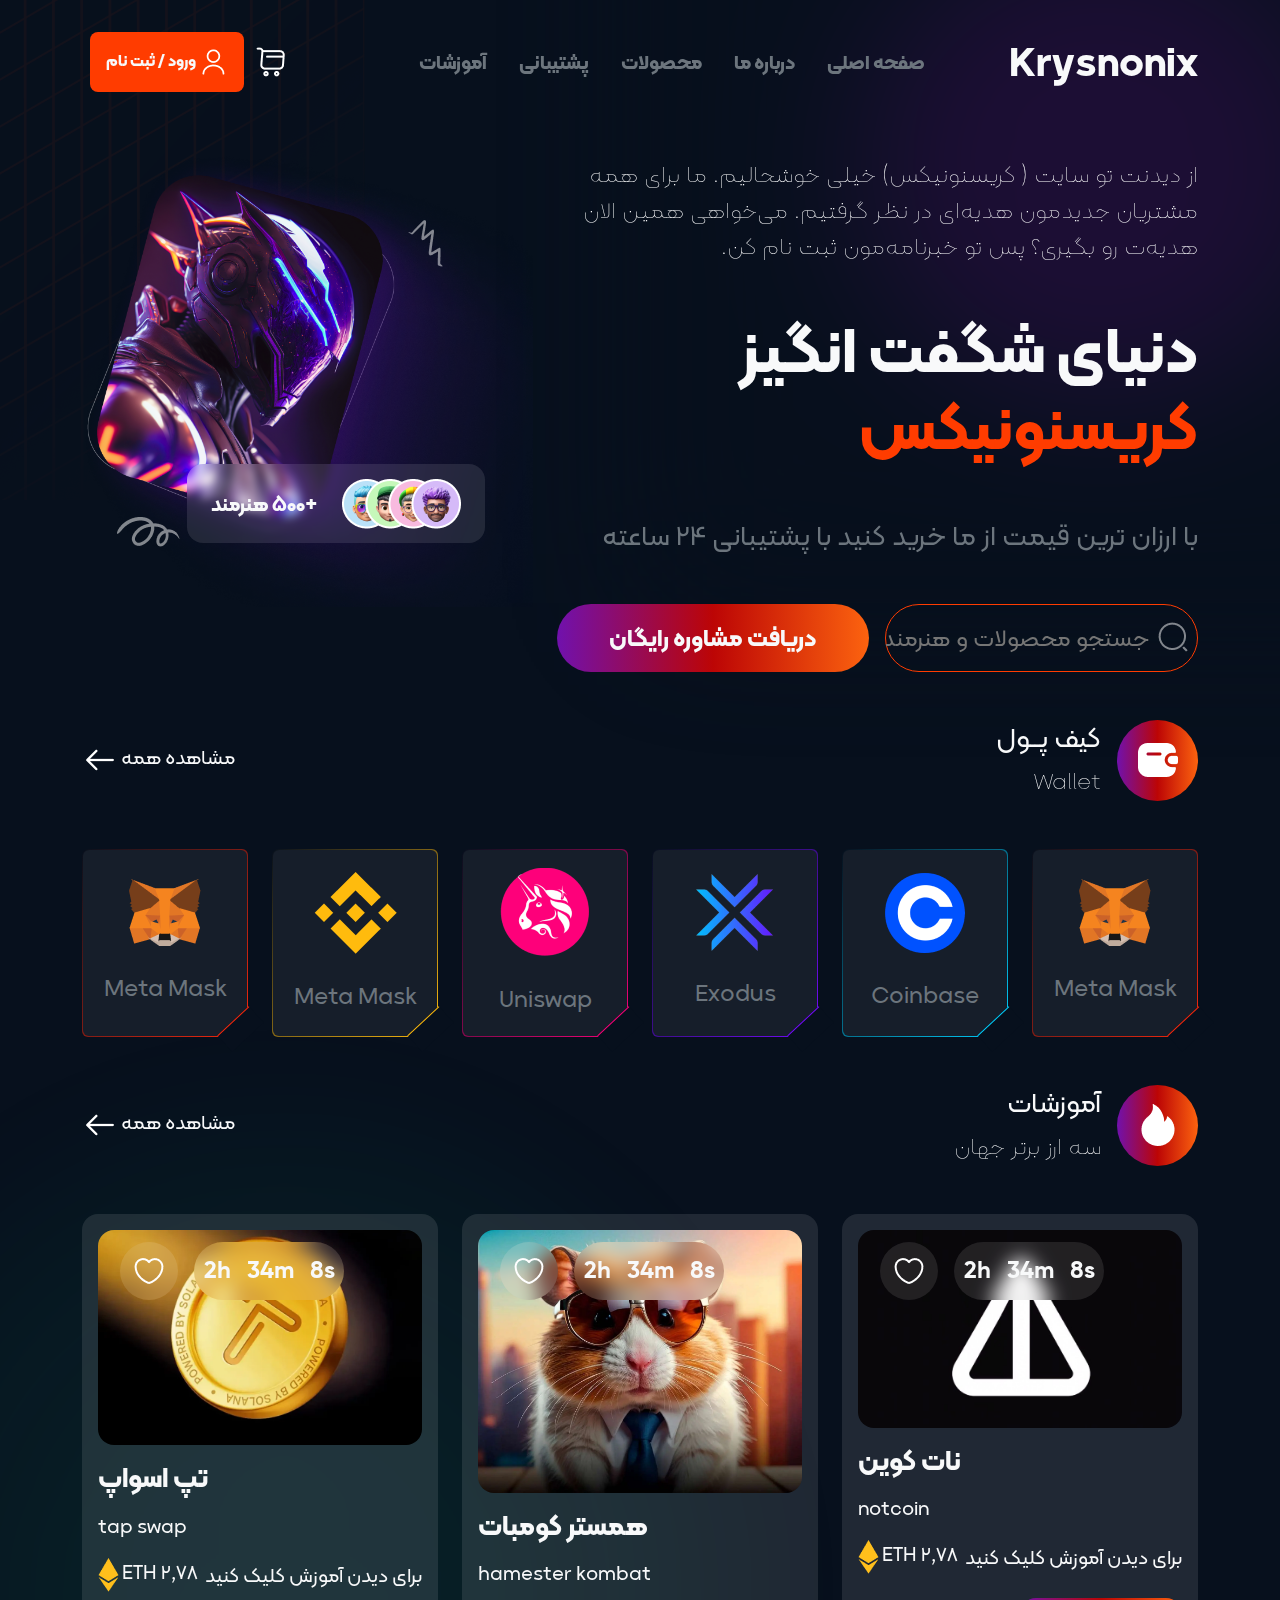
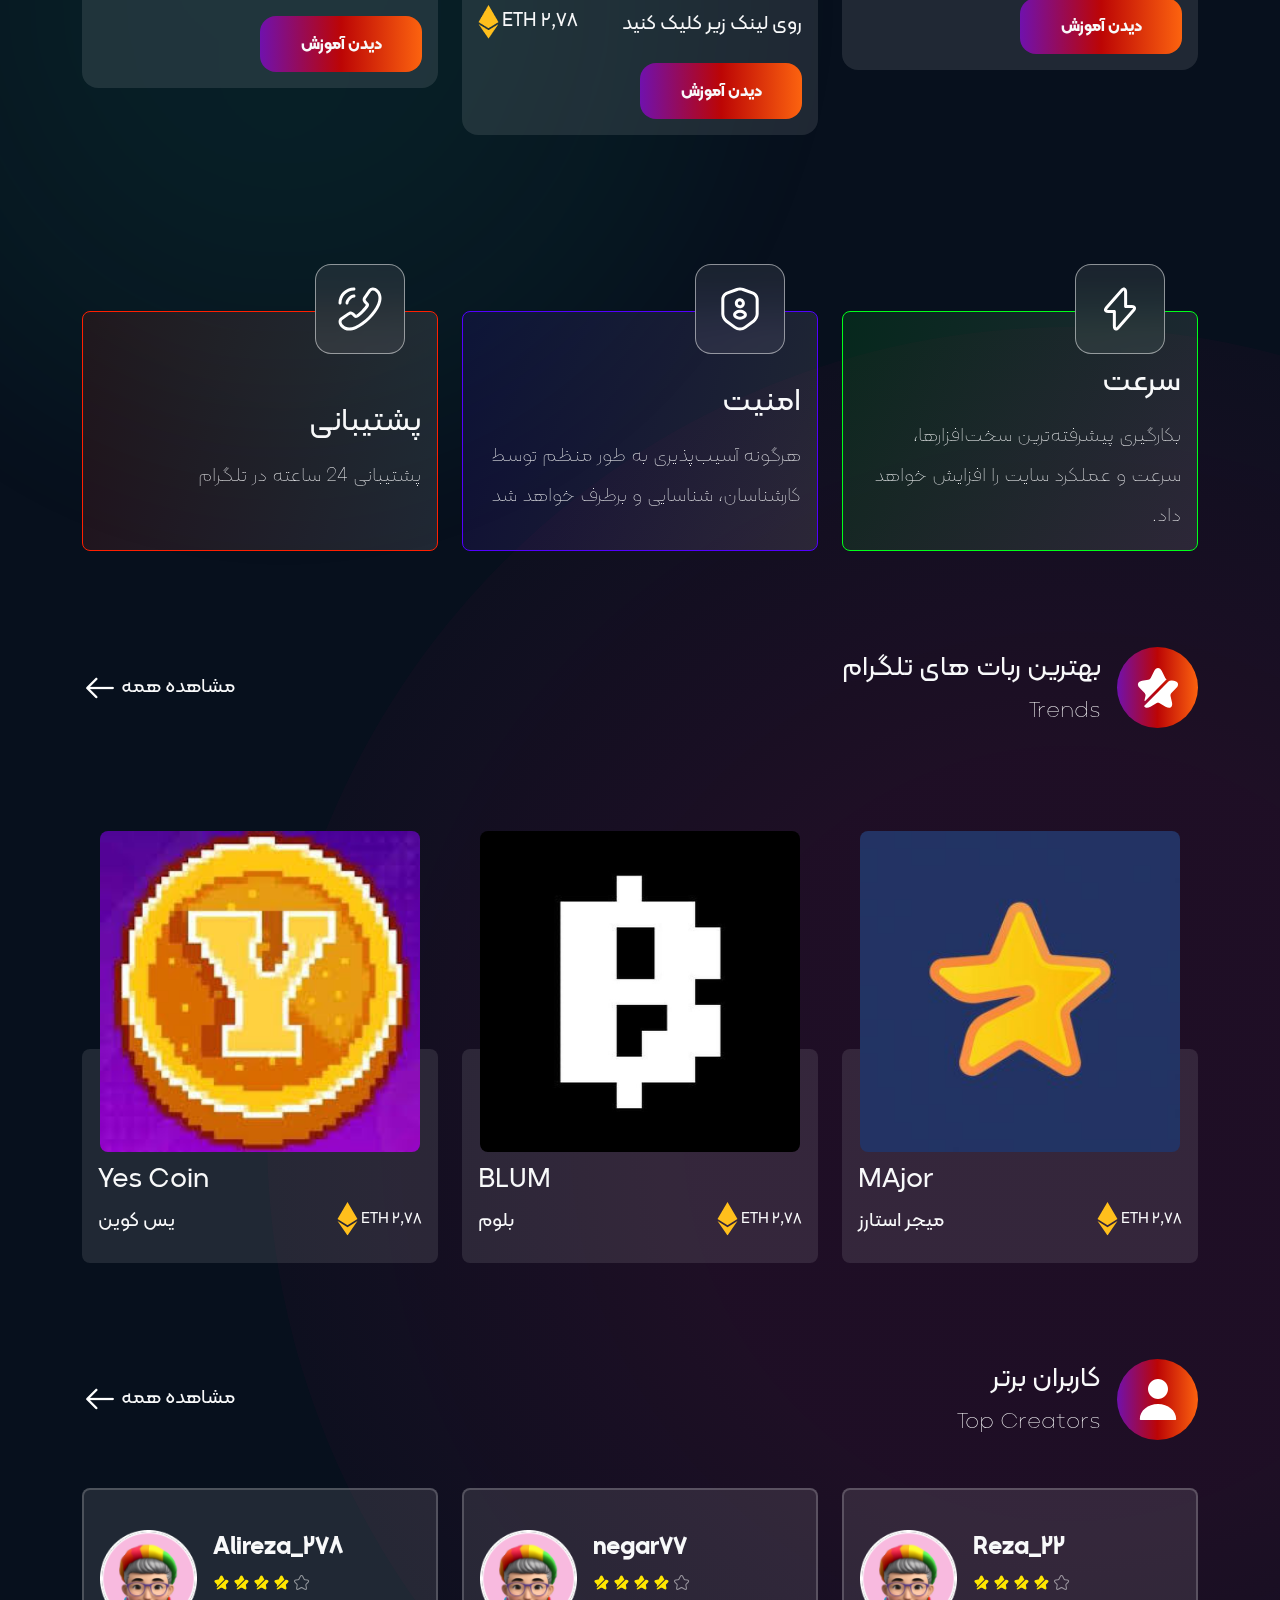
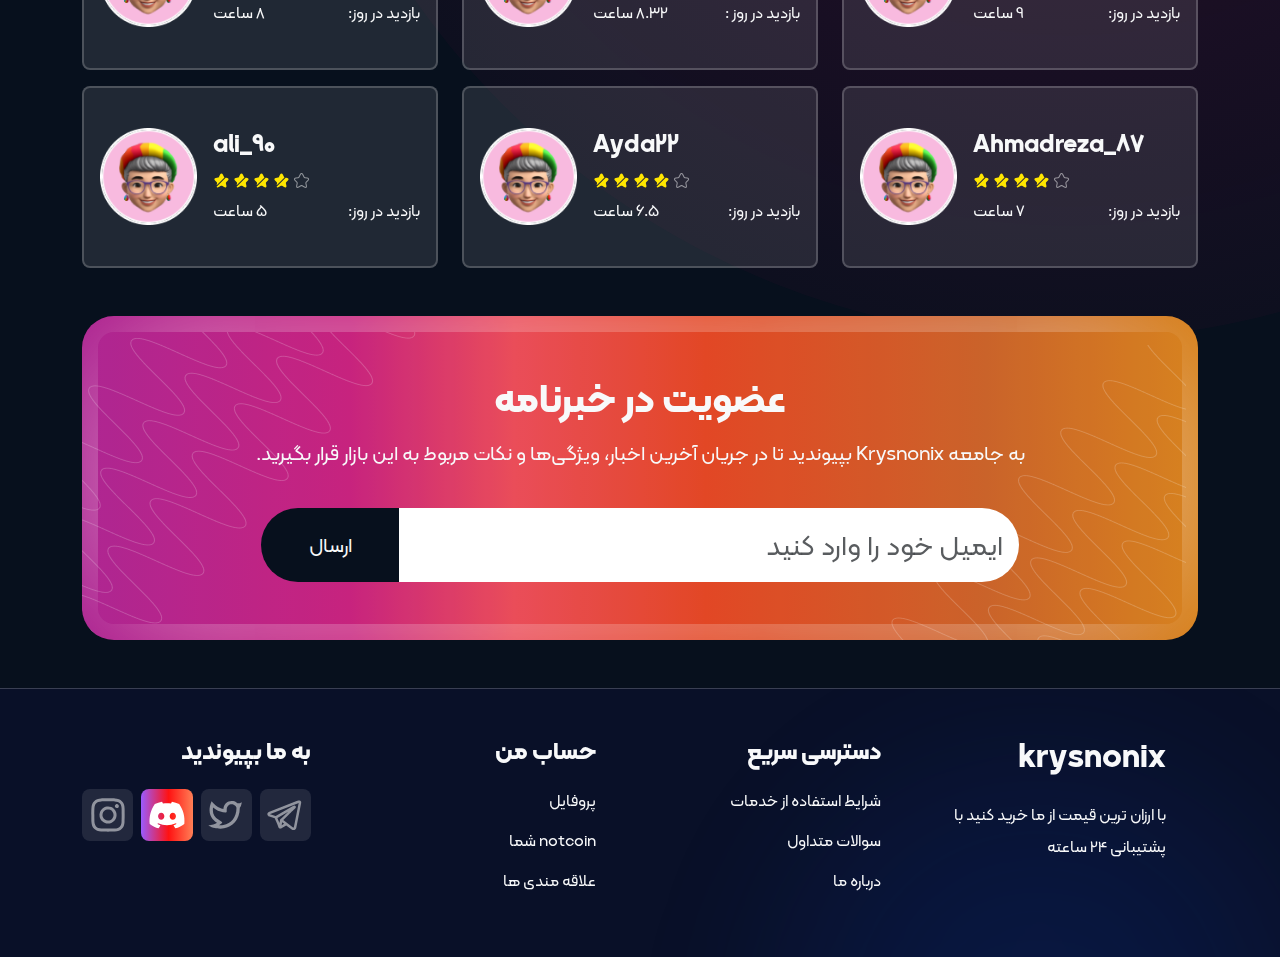
<file: index.html>
<!DOCTYPE html>
<html lang="en" dir="rtl" class="overflow-x-hidden">

<head>
    <meta charset="UTF-8">
    <meta name="viewport" content="width=device-width, initial-scale=1.0">
    <title>کریسنونیکس | ارز دیجیتال</title>
    <link rel="stylesheet" href="css/bootstrap.rtl.min.css">
    <link rel="stylesheet" href="css/style.css">
</head>

<body class="overflow-x-hidden">

    <header>
        <nav class="navbar navbar-expand-lg mt-3">
            <div class="container-fluid container-xl">

                <button class="navbar-toggler" data-bs-toggle="collapse" data-bs-target="#navbarNav">
                    <img src="img/navbar-toggler-icon.png" alt="">
                </button>
                <a href="index.html" class="navbar-brand text-light fs-1 fw-bold">
                    Krysnonix
                </a>
                <div class="d-lg-none">
                    <a href="#" class="me-3">
                        <img src="img/search.png" alt="">
                    </a>
                    <a href="index.html">
                        <img src="img/user.png" alt="">
                    </a>
                </div>
                <div class="collapse navbar-collapse justify-content-lg-between bg_dark_md rounded p-2" id="navbarNav">


                    <ul class="navbar-nav w_70 justify-content-center gap-3">
                        <li class="nav-item">
                            <a href="index.html" class="nav-link text-secondary fs-5 fw-bold">صفحه اصلی</a>
                        </li>
                        <li class="nav-item">
                            <a href="a.html" class="nav-link text-secondary  fs-5 fw-bold">درباره ما</a>
                        </li>
                        <li class="nav-item">
                            <a href="b.html" class="nav-link text-secondary  fs-5 fw-bold">محصولات</a>
                        </li>
                        <li class="nav-item">
                            <a href="help.html" class="nav-link text-secondary  fs-5 fw-bold">پشتیبانی</a>
                        </li>
                        <li class="nav-item">
                            <a href="teach.html" class="nav-link text-secondary  fs-5 fw-bold">آموزشات</a>
                        </li>
                    </ul>
                    <div>
                        <a href="shop.html" class="me-2">
                            <img src="img/shoppingcart.png" alt="">
                        </a>
                        <a href="#" class="bg_FF3C00 text-light fw-bold p-3 rounded-3 d-none d-lg-inline-block">
                            <img src="img/user.png" alt="">
                            ورود / ثبت نام
                        </a>
                    </div>

                </div>
            </div>
        </nav>

        <div class="container-fluid container-xl mt-5">
            <div class="row">
                <div class="col-lg-7 col-12">
                    <div>
                        <p class="text-light fw-light fs-4 text-center text-lg-start">
                            از دیدنت تو سایت ( کریسنونیکس) خیلی خوشحالیم. ما برای همه مشتریان جدیدمون هدیه‌ای در نظر گرفتیم. می‌خواهی همین الان هدیه‌ت رو بگیری؟ پس تو خبرنامه‌مون ثبت نام کن.
                        </p>
                        <h1 class="fw-bold title_main_header text-center text-lg-start my-5">
                            <span class="text-light">
                                دنیای شگفت انگیز
                            </span>
                            <span class="text_FF3C00">
                                کریسنونیکس
                            </span>
                        </h1>

                        <div class="main_img_header position-relative d-lg-none">

                            <img src="img/header_img.png" class="w-100" alt="">
                            <div
                                class="count_user_site py-1 position-absolute rounded-4 d-flex align-items-center justify-content-between px-4">
                                <img src="img/Group 117.png" alt="">
                                <div class="text-light fw-bold ">
                                    <span class="fs-5">+500</span>
                                    <span class="fs-5">هنرمند</span>
                                </div>
                            </div>
                        </div>
                        <p class="text-secondary fw-medium fs-3 text-center text-lg-start">
                            با ارزان ترین قیمت از ما خرید کنید با پشتیبانی 24 ساعته
                        </p>
                    </div>
                    <div class="d-flex gap-3 mt-5 justify-content-center">
                        <form action=""
                            class="border_FF3C00 border d-none d-lg-block rounded-pill position-relative w-50 search_form_header ps-5">
                            <button class="border-0 bg-transparent me-2 position-absolute">
                                <img src="img/searchnormal1.png" alt="">
                            </button>
                            <input type="text" class="bg-transparent w-100 h-100 border-0 fs-4 fw-medium"
                                placeholder="جستجو محصولات و هنرمندان">
                        </form>
                        <a href="#"
                            class="w-50 py-3 d-none d-lg-block bg_gradient_main_site text-light fw-bold fs-4 text-center rounded-pill d-flex align-items-center justify-content-center">
                            دریافت مشاوره رایگان
                        </a>
                        <a href="#"
                            class="w-50 py-3  d-lg-none bg_gradient_main_site text-light fw-bold fs-5 text-center rounded-3 d-flex align-items-center justify-content-center">
                            دریافت مشاوره رایگان
                        </a>
                    </div>
                </div>
                <div class="col-lg-5 col-12 d-none d-lg-block">
                    <div class="main_img_header position-relative">

                        <img src="img/header_img.png" class="w-100" alt="">
                        <div
                            class="count_user_site py-1 position-absolute rounded-4 d-flex align-items-center justify-content-between px-4">
                            <img src="img/Group 117.png" alt="">
                            <div class="text-light fw-bold ">
                                <span class="fs-5">+500</span>
                                <span class="fs-5">هنرمند</span>
                            </div>
                        </div>
                    </div>
                </div>
            </div>
        </div>
    </header>

    <main>
        <!-- wallet -->
        <div class="container-fluid container-xl mt-5">
            <div class="header_container_title mb-5 d-flex justify-content-between align-items-center">

                <div class="d-flex align-items-center gap-3">
                    <div
                        class="d-flex align-items-center justify-content-center bg_gradient_main_site rounded-circle icon_header_container">
                        <img src="img/wallet2.png" alt="">
                    </div>
                    <div class="text-light">
                        <h5 class="fs-3 fw-medium">کیف پــول</h5>
                        <span class="fs-4 fw-light">
                            Wallet
                        </span>
                    </div>
                </div>

                <div class="">
                    <a href="#">
                        <span class="fs-5 text-light">مشاهده همه</span>
                        <img src="img/arrowleft.png" class="arrowleft" alt="">
                    </a>
                </div>
            </div>
            <div class="row row-gap-3">

                <div class="col-6 col-sm-4 col-xl-2">
                    <div class="wallet_box  rounded  wallet_box_6 position-relative">
                        <div class="rounded h-100 d-flex flex-column align-items-center justify-content-center">
                            <div>
                                <img src="img/Group 19.png" alt="">
                            </div>
                            <div>
                                <span class="text-secondary fs-4 mt-4 d-block">Meta Mask</span>
                            </div>
                        </div>
                    </div>
                </div>
                <div class="col-6 col-sm-4 col-xl-2">
                    <div class="wallet_box  rounded  wallet_box_2 position-relative">
                        <div class="rounded h-100 d-flex flex-column align-items-center justify-content-center">
                            <div>
                                <img src="img/pngaaa 1.png" alt="">
                            </div>
                            <div>
                                <span class="text-secondary fs-4 mt-4 d-block">Coinbase</span>
                            </div>
                        </div>
                    </div>
                </div>
                <div class="col-6 col-sm-4 col-xl-2">
                    <div class="wallet_box  rounded  wallet_box_3 position-relative">
                        <div class="rounded h-100 d-flex flex-column align-items-center justify-content-center">
                            <div>
                                <img src="img/image 1.png" alt="">
                            </div>
                            <div>
                                <span class="text-secondary fs-4 mt-4 d-block">Exodus</span>
                            </div>
                        </div>
                    </div>
                </div>
                <div class="col-6 col-sm-4 col-xl-2">
                    <div class="wallet_box  rounded  wallet_box_4 position-relative">
                        <div class="rounded h-100 d-flex flex-column align-items-center justify-content-center">
                            <div>
                                <img src="img/uniswap-coinuni.png" alt="">
                            </div>
                            <div>
                                <span class="text-secondary fs-4 mt-4 d-block">Uniswap</span>
                            </div>
                        </div>
                    </div>
                </div>
                <div class="col-6 col-sm-4 col-xl-2">
                    <div class="wallet_box  rounded  wallet_box_5 position-relative">
                        <div class="rounded h-100 d-flex flex-column align-items-center justify-content-center">
                            <div>
                                <img src="img/Group 25.png" alt="">
                            </div>
                            <div>
                                <span class="text-secondary fs-4 mt-4 d-block">Meta Mask</span>
                            </div>
                        </div>
                    </div>
                </div>
                <div class="col-6 col-sm-4 col-xl-2">
                    <div class="wallet_box  rounded  wallet_box_6 position-relative">
                        <div class="rounded h-100 d-flex flex-column align-items-center justify-content-center">
                            <div>
                                <img src="img/Group 19.png" alt="">
                            </div>
                            <div>
                                <span class="text-secondary fs-4 mt-4 d-block">Meta Mask</span>
                            </div>
                        </div>
                    </div>
                </div>
            </div>
        </div>
        <!-- wallet -->

        <!-- hot bids -->
        <div class="container-fluid position-relative ">

            <div class="container-fluid container-xl mt-5 ">
                <div class="header_container_title mb-5 d-flex justify-content-between align-items-center">

                    <div class="d-flex align-items-center gap-3">
                        <div
                            class="d-flex align-items-center justify-content-center bg_gradient_main_site rounded-circle icon_header_container">
                            <img src="img/Vector (4).png" alt="">
                        </div>
                        <div class="text-light">
                            <h5 class="fs-3 fw-medium">آموزشات</h5>
                            <span class="fs-4 fw-light">
                              سه ارز برتر جهان 
                            </span>
                        </div>
                    </div>

                    <div class="">
                        <a href="#">
                            <span class="fs-5 text-light">مشاهده همه</span>
                            <img src="img/arrowleft.png" class="arrowleft" alt="">
                        </a>
                    </div>
                </div>
                <div class="row row-gap-2">
                    <div class="col-12 col-sm-6 col-lg-4">
                        <div class="box_hot_bids p-3 rounded-4 position-relative">
                            <div class="img_hot_bids">
                                <img src="img/not.jpg" alt="" class="w-100 rounded-4">
                                <div class="position-absolute d-flex gap-3">
                                    <div
                                        class="bg_blur rounded-pill fw-bold gap-3 d-flex justify-content-center align-items-center text_time_hot_bids text-light">
                                        <span>8s</span>
                                        <span>34m</span>
                                        <span>2h</span>
                                    </div>
                                    <div
                                        class="bg_blur d-flex align-items-center justify-content-center hearet_icon_hot_bids rounded-circle">
                                        <img src="img/heart.png" alt="">
                                    </div>

                                </div>
                            </div>
                            <div class="caption_hot_bids text-light">
                                <div class="text-end mt-3">
                                    <h5 class="fs-3 fw-bold">نات کوین</h5>
                                    <p class="fs-5 my-3">notcoin </p>
                                </div>
                                <div class="d-flex justify-content-between align-items-center">
                                    <div>
                                        <span class="fs-5">برای دیدن آموزش کلیک کنید </span>
                                    </div>
                                    <div>
                                        <span class="fs-5">2,78 ETH</span>
                                        <img src="img/Vector (2).png" alt="">
                                    </div>
                                </div>
                                <div class="mt-4">
                                    <a href="video/5842610ad2d75775ce33bfefcab91cd158888447-480p.mp4"
                                        class="bg_gradient_main_site text-center py-2 py-lg-3 text-light fw-bold w-50 rounded-4 d-block">
                                         دیدن آموزش
                                    </a>
                                </div>
                            </div>
                        </div>
                    </div>
                    <div class="col-12 col-sm-6  col-lg-4">
                        <div class="box_hot_bids p-3 rounded-4 position-relative">
                            <div class="img_hot_bids">
                                <img src="img/همستر+کمبات.webp" alt="" class="w-100 rounded-4">
                                <div class="position-absolute d-flex gap-3">
                                    <div
                                        class="bg_blur rounded-pill fw-bold gap-3 d-flex justify-content-center align-items-center text_time_hot_bids text-light">
                                        <span>8s</span>
                                        <span>34m</span>
                                        <span>2h</span>
                                    </div>
                                    <div
                                        class="bg_blur d-flex align-items-center justify-content-center hearet_icon_hot_bids rounded-circle">
                                        <img src="img/heart.png" alt="">
                                    </div>

                                </div>
                            </div>
                            <div class="caption_hot_bids text-light">
                                <div class="text-end mt-3">
                                    <h5 class="fs-3 fw-bold">همستر کومبات</h5>
                                    <p class="fs-5 my-3">hamester kombat</p>
                                </div>
                                <div class="d-flex justify-content-between align-items-center">
                                    <div>
                                        <span class="fs-5">روی لینک زیر کلیک کنید</span>
                                    </div>
                                    <div>
                                        <span class="fs-5">2,78 ETH</span>
                                        <img src="img/Vector (2).png" alt="">
                                    </div>
                                </div>
                                <div class="mt-4">
                                    <a href="video/387b72b326804e96d0f69a80564139ff59177499-480p.mp4"
                                        class="bg_gradient_main_site text-center py-2 py-lg-3 text-light fw-bold w-50 rounded-4 d-block">
                                        دیدن آموزش
                                    </a>
                                </div>
                            </div>
                        </div>
                    </div>
                    <div class="col-12 col-sm-6 col-lg-4">
                        <div class="box_hot_bids p-3 rounded-4 position-relative">
                            <div class="img_hot_bids">
                                <img src="img/transfer-tapswap-to-wallet-860x573.webp" alt="" class="w-100 rounded-4">
                                <div class="position-absolute d-flex gap-3">
                                    <div
                                        class="bg_blur rounded-pill fw-bold gap-3 d-flex justify-content-center align-items-center text_time_hot_bids text-light">
                                        <span>8s</span>
                                        <span>34m</span>
                                        <span>2h</span>
                                    </div>
                                    <div
                                        class="bg_blur d-flex align-items-center justify-content-center hearet_icon_hot_bids rounded-circle">
                                        <img src="img/heart.png" alt="">
                                    </div>

                                </div>
                            </div>

                           <div class="caption_hot_bids text-light">
                                <div class="text-end mt-3">
                                    <h5 class="fs-3 fw-bold">تپ اسواپ</h5>
                                    <p class="fs-5 my-3">tap swap</p>
                                </div>
                                <div class="d-flex justify-content-between align-items-center">
                                    <div>
                                        <span class="fs-5">برای دیدن آموزش کلیک کنید</span>
                                    </div>
                                    <div>
                                        <span class="fs-5">2,78 ETH</span>
                                        <img src="img/Vector (2).png" alt="">
                                    </div>
                                </div>
                                <div class="mt-4">
                                    <a href="video/8038b76ecc9a58f76dc5302a2050e88959221856-480p.mp4"
                                        class="bg_gradient_main_site text-center py-2 py-lg-3 text-light fw-bold w-50 rounded-4 d-block">
                                        دیدن آموزش 
                                    </a>
                                </div> 
                                
                            </div>
                        </div>
                    </div>
                </div>

            </div>
            <div class="Ellipse_2">
            </div>
        </div>
        <!-- hot bids -->


        <!-- property -->
        <div class="container-fluid container-xl  section_property">
            <div class="row row-gap-5">
                <div class="col-12 col-lg-4">
                    <div class="box_property  mb-3 m-lg-0 box_property_1  position-relative text-start d-flex px-3 pt-2 pt-lg-5 justify-content-center flex-column text-light rounded-3">

                        <div class="icon_box_property rounded-4 position-absolute  d-flex justify-content-center align-items-center">
                            <svg xmlns="http://www.w3.org/2000/svg" width="48" height="48" viewBox="0 0 48 48" fill="none">
                                <path d="M19.9802 45.4998C19.5802 45.4998 19.2602 45.4198 19.0202 45.3198C18.2202 45.0198 16.8602 44.0398 16.8602 40.9398V28.0398H12.1802C9.50016 28.0398 8.54016 26.7798 8.20016 26.0398C7.86016 25.2798 7.56016 23.7398 9.32016 21.7198L24.4602 4.51977C26.5002 2.19977 28.1602 2.35977 28.9602 2.65977C29.7602 2.95977 31.1202 3.93977 31.1202 7.03977V19.9398H35.8002C38.4802 19.9398 39.4402 21.1998 39.7802 21.9398C40.1202 22.6998 40.4202 24.2398 38.6602 26.2598L23.5202 43.4598C22.1002 45.0798 20.8602 45.4998 19.9802 45.4998ZM27.8602 5.47977C27.8002 5.55977 27.3802 5.75977 26.7202 6.51977L11.5802 23.7198C11.0202 24.3598 10.9402 24.7598 10.9402 24.8398C10.9802 24.8598 11.3402 25.0598 12.1802 25.0598H18.3602C19.1802 25.0598 19.8602 25.7398 19.8602 26.5598V40.9598C19.8602 41.9598 20.0402 42.3998 20.1202 42.5198C20.1802 42.4398 20.6002 42.2398 21.2602 41.4798L36.4002 24.2798C36.9602 23.6398 37.0402 23.2398 37.0402 23.1598C37.0002 23.1398 36.6402 22.9398 35.8002 22.9398H29.6202C28.8002 22.9398 28.1202 22.2598 28.1202 21.4398V7.03977C28.1402 6.03977 27.9402 5.61977 27.8602 5.47977Z" fill="white"/>
                              </svg>
                        </div>

                        <h4 class="fs-2 mb-3">سرعت</h4>
                        <p class="fw-light fs-5 lh-lg">بکارگیری پیشرفته‌ترین سخت‌افزارها، سرعت و عملکرد سایت را افزایش خواهد داد.</p>
                    </div>
                </div>

                <div class="col-12 col-lg-4">
                    <div class="box_property  mb-3 m-lg-0  box_property_2 position-relative text-start d-flex px-3 pt-2 pt-lg-5  justify-content-center flex-column  text-light rounded-3">

                        <div class="icon_box_property rounded-4 position-absolute  d-flex justify-content-center align-items-center">
                            <svg xmlns="http://www.w3.org/2000/svg" width="48" height="48" viewBox="0 0 48 48" fill="none">
                                <path d="M23.9998 45.5199C21.8198 45.5199 19.6598 44.8799 17.9598 43.6199L9.3598 37.1999C7.0798 35.4999 5.2998 31.9599 5.2998 29.1199V14.2599C5.2998 11.1799 7.5598 7.8999 10.4598 6.8199L20.4398 3.0799C22.4198 2.3399 25.5398 2.3399 27.5198 3.0799L37.5198 6.8199C40.4198 7.8999 42.6798 11.1799 42.6798 14.2599V29.1199C42.6798 31.9599 40.8998 35.4999 38.6198 37.1999L30.0198 43.6199C28.3398 44.8799 26.1798 45.5199 23.9998 45.5199ZM21.4998 5.8799L11.5198 9.6199C9.7998 10.2599 8.2998 12.4199 8.2998 14.2599V29.1199C8.2998 31.0199 9.6398 33.6799 11.1398 34.7999L19.7398 41.2199C22.0398 42.9399 25.9398 42.9399 28.2398 41.2199L36.8398 34.7999C38.3598 33.6599 39.6798 30.9999 39.6798 29.1199V14.2599C39.6798 12.4399 38.1798 10.2799 36.4598 9.6199L26.4798 5.8799C25.1598 5.3799 22.8398 5.3799 21.4998 5.8799Z" fill="white"/>
                                <path d="M24.0001 23.3398H23.8601C20.9601 23.2598 18.8401 21.0398 18.8401 18.3398C18.8401 15.5798 21.1001 13.3198 23.8601 13.3198C26.6201 13.3198 28.8801 15.5798 28.8801 18.3398C28.8789 19.64 28.3742 20.8892 27.4717 21.8252C26.5693 22.7612 25.3394 23.3112 24.0401 23.3598C24.0201 23.3398 24.0201 23.3398 24.0001 23.3398ZM23.8601 16.3198C22.7401 16.3198 21.8401 17.2198 21.8401 18.3398C21.8401 19.4398 22.7001 20.3198 23.7801 20.3598H24.0001C24.5129 20.329 24.9943 20.1021 25.3443 19.726C25.6943 19.3499 25.8862 18.8535 25.8801 18.3398C25.8828 18.0738 25.8323 17.8099 25.7318 17.5637C25.6312 17.3174 25.4825 17.0936 25.2944 16.9055C25.1063 16.7174 24.8826 16.5687 24.6363 16.4681C24.39 16.3676 24.1261 16.3172 23.8601 16.3198ZM24.0001 34.6998C22.2801 34.6998 20.5401 34.2398 19.2001 33.3398C17.8601 32.4598 17.1001 31.1618 17.1001 29.7818C17.1001 28.4018 17.8601 27.1018 19.2001 26.2018C21.9001 24.4018 26.1201 24.4218 28.8001 26.2018C30.1401 27.0818 30.9001 28.3818 30.9001 29.7618C30.9001 31.1418 30.1401 32.4418 28.8001 33.3418C27.4601 34.2418 25.7201 34.6998 24.0001 34.6998ZM20.8601 28.6798C20.3601 28.9998 20.0801 29.3998 20.1001 29.7598C20.1001 30.1198 20.3801 30.5198 20.8601 30.8398C22.5401 31.9598 25.4601 31.9598 27.1401 30.8398C27.6401 30.5198 27.9201 30.1198 27.9201 29.7598C27.9201 29.3998 27.6401 28.9998 27.1601 28.6798C25.4801 27.5798 22.5401 27.5798 20.8601 28.6798Z" fill="white"/>
                              </svg>
                        </div>

                        <h4 class="fs-2 mb-3">امنیت</h4>
                        <p class="fw-light fs-5 lh-lg">هرگونه آسیب‌پذیری به طور منظم توسط کارشناسان، شناسایی و برطرف خواهد شد</p>
                    </div>
                </div>

                <div class="col-12 col-lg-4">
                    <div class="box_property  mb-3 m-lg-0 box_property_3 position-relative text-start d-flex px-3 pt-2 pt-lg-5  justify-content-center flex-column  text-light rounded-3">

                        <div class="icon_box_property rounded-4 position-absolute  d-flex justify-content-center align-items-center">
                            <svg xmlns="http://www.w3.org/2000/svg" width="48" height="48" viewBox="0 0 48 48" fill="none">
                                <path d="M13.1 45.5C15.36 45.5 17.74 44.96 20.2 43.92C22.6 42.9 25.02 41.5 27.38 39.8C29.72 38.08 31.98 36.16 34.12 34.06C36.24 31.92 38.16 29.66 39.86 27.34C41.58 24.94 42.96 22.54 43.94 20.22C44.98 17.74 45.5 15.34 45.5 13.08C45.5 11.52 45.22 10.04 44.68 8.66C44.12 7.24 43.22 5.92 42 4.78C40.46 3.26 38.7 2.5 36.82 2.5C36.04 2.5 35.24 2.68 34.56 3C33.78 3.36 33.12 3.9 32.64 4.62L28 11.16C27.58 11.74 27.26 12.3 27.04 12.86C26.78 13.46 26.64 14.06 26.64 14.64C26.64 15.4 26.86 16.14 27.28 16.84C27.6476 17.4648 28.0984 18.0367 28.62 18.54L29.98 19.96C29.96 20.02 29.94 20.06 29.92 20.1C29.68 20.52 29.2 21.24 28.28 22.32C27.3 23.44 26.38 24.46 25.46 25.4C24.28 26.56 23.3 27.48 22.38 28.24C21.24 29.2 20.5 29.68 20.06 29.9L20.1 30L18.64 28.56C18.02 27.94 17.42 27.48 16.84 27.18C15.74 26.5 14.34 26.38 12.94 26.96C12.42 27.18 11.86 27.48 11.26 27.9L4.62 32.62C3.88 33.12 3.34 33.76 3.02 34.52C2.72 35.28 2.58 35.98 2.58 36.68C2.58 37.64 2.8 38.6 3.22 39.5C3.64 40.4 4.16 41.18 4.82 41.9C5.96 43.16 7.2 44.06 8.64 44.64C10.02 45.2 11.52 45.5 13.1 45.5ZM36.82 5.5C37.92 5.5 38.94 5.98 39.92 6.94C40.84 7.8 41.48 8.74 41.88 9.76C42.3 10.8 42.5 11.9 42.5 13.08C42.5 14.94 42.06 16.96 41.18 19.04C40.28 21.16 39.02 23.36 37.42 25.56C35.82 27.76 34 29.9 32 31.92C30 33.9 27.84 35.74 25.62 37.36C23.46 38.94 21.24 40.22 19.04 41.14C15.62 42.6 12.42 42.94 9.78 41.84C8.76 41.42 7.86 40.78 7.04 39.86C6.58 39.36 6.22 38.82 5.92 38.18C5.68 37.68 5.56 37.16 5.56 36.64C5.56 36.32 5.62 36 5.78 35.64C5.90786 35.3923 6.10165 35.1846 6.34 35.04L12.98 30.32C13.38 30.04 13.74 29.84 14.08 29.7C14.52 29.52 14.7 29.34 15.38 29.76C15.78 29.96 16.14 30.26 16.54 30.66L18.06 32.16C18.84 32.92 20.04 33.1 20.96 32.76L21.5 32.52C22.32 32.08 23.28 31.4 24.34 30.5C25.3 29.68 26.34 28.72 27.6 27.48C28.58 26.48 29.56 25.42 30.58 24.24C31.52 23.14 32.2 22.2 32.62 21.42L32.86 20.82C32.98 20.36 33.02 20.1 33.02 19.82C33.02 19.1 32.76 18.46 32.26 17.96L30.76 16.4C30.36 16 30.06 15.62 29.86 15.28C29.7 15.02 29.64 14.8 29.64 14.6C29.64 14.44 29.7 14.2 29.8 13.96C29.94 13.64 30.16 13.28 30.44 12.9L35.08 6.34C35.2672 6.07129 35.5227 5.85728 35.82 5.72C36.14 5.58 36.48 5.5 36.82 5.5ZM20.1 30.02L20.42 31.38L19.88 29.98C19.98 29.96 20.06 29.98 20.1 30.02ZM11 19.5C11.82 19.5 12.5 18.82 12.5 18C12.5 17.28 13.22 15.78 14.42 14.5C15.6 13.24 16.9 12.5 18 12.5C18.82 12.5 19.5 11.82 19.5 11C19.5 10.18 18.82 9.5 18 9.5C16.06 9.5 14.02 10.54 12.24 12.44C10.58 14.22 9.5 16.4 9.5 18C9.5 18.82 10.18 19.5 11 19.5ZM4 19.5C4.82 19.5 5.5 18.82 5.5 18C5.5 11.1 11.1 5.5 18 5.5C18.82 5.5 19.5 4.82 19.5 4C19.5 3.18 18.82 2.5 18 2.5C9.46 2.5 2.5 9.46 2.5 18C2.5 18.82 3.18 19.5 4 19.5Z" fill="white"/>
                              </svg>
                        </div>

                        <h4 class="fs-2 mb-3">پشتیبانی</h4>
                        <p class="fw-light fs-5 lh-lg">پشتیبانی 24 ساعته در تلگرام</p>
                    </div>
                </div>
            </div>
        </div>
        <!-- property -->

        <!-- trends -->
        <div class="container-fluid position-relative ">

            <div class="container-fluid container-xl  mt-5 pt-5">
                <div class="header_container_title   d-flex justify-content-between align-items-center">

                    <div class="d-flex align-items-center gap-3">
                        <div class="d-flex align-items-center justify-content-center bg_gradient_main_site rounded-circle icon_header_container">
                            <svg xmlns="http://www.w3.org/2000/svg" width="48" height="48" viewBox="0 0 48 48" fill="none">
                                <path d="M11.4802 32C11.7002 31.02 11.3002 29.62 10.6002 28.92L5.74021 24.06C4.22021 22.54 3.62021 20.92 4.06021 19.52C4.52021 18.12 5.94021 17.16 8.06021 16.8L14.3002 15.76C15.2002 15.6 16.3002 14.8 16.7202 13.98L20.1602 7.08C21.1602 5.1 22.5202 4 24.0002 4C25.4802 4 26.8402 5.1 27.8402 7.08L31.2802 13.98C31.5402 14.5 32.0802 15 32.6602 15.34L11.1202 36.88C10.8402 37.16 10.3602 36.9 10.4402 36.5L11.4802 32ZM37.4002 28.924C36.6802 29.644 36.2802 31.024 36.5202 32.004L37.9002 38.024C38.4802 40.524 38.1202 42.404 36.8802 43.304C36.3535 43.6721 35.7226 43.8614 35.0802 43.844C34.0602 43.844 32.8602 43.464 31.5402 42.684L25.6802 39.204C24.7602 38.664 23.2402 38.664 22.3202 39.204L16.4602 42.684C14.2402 43.984 12.3402 44.204 11.1202 43.304C10.6602 42.964 10.3202 42.504 10.1002 41.904L34.4202 17.584C35.3402 16.664 36.6402 16.244 37.9002 16.464L39.9202 16.804C42.0402 17.164 43.4602 18.124 43.9202 19.524C44.3602 20.924 43.7602 22.544 42.2402 24.064L37.4002 28.924Z" fill="white"></path>
                              </svg>
                        </div>
                        <div class="text-light">
                            <h5 class="fs-3 fw-medium">بهترین ربات های تلگرام</h5>
                            <span class="fs-4 fw-light">
                                Trends
                            </span>
                        </div>
                    </div>

                    <div class="">
                        <a href="#">
                            <span class="fs-5 text-light">مشاهده همه</span>
                            <img src="img/arrowleft.png" class="arrowleft" alt="">
                        </a>
                    </div>
                </div>
                <div class="row">
                    <div class="col-12 col-sm-6 col-md-4">
                        <div class="box_trends">
                            <div class="img_box_trend text-center">
                                <img src="img/ic-article-airdrop-telegram-major-300x300.jpg" class=" rounded-3" alt="">
                            </div>
                            <div class="caption_box_trends rounded-3 px-3">
                                <h5 class="text-light fw-medium text-end fs-3">MAjor</h5>
                                <div class="text-light d-flex justify-content-between align-items-center">
                                    <div>
                                        <span>2,78 ETH</span>
                                        <svg xmlns="http://www.w3.org/2000/svg" width="21" height="34" viewBox="0 0 21 34" fill="none">
                                            <g clip-path="url(#clip0_150_155)">
                                              <path d="M20.4683 17.115L10.4999 23.205L0.524902 17.115L10.4999 0L20.4683 17.115ZM10.4999 25.1606L0.524902 19.0706L10.4999 33.6L20.4749 19.0706L10.4999 25.1606Z" fill="#FFBF1C"></path>
                                            </g>
                                            <defs>
                                              <clipPath id="clip0_150_155">
                                                <rect width="21" height="33.6" fill="white"></rect>
                                              </clipPath>
                                            </defs>
                                          </svg>
                                        
                                    </div>
                                    <div>
                                        <span class="fs-5 ">میجر استارز</span>
                                    </div>
                                </div>
                            </div>
                        </div>
                    </div>

                    <div class="col-12 col-sm-6 col-md-4">
                        <div class="box_trends">
                            <div class="img_box_trend text-center">
                                <img src="img/ef3cfe48-f38b-410e-bfe9-70d877c7ac0c.jpg" class=" rounded-3" alt="">
                            </div>
                            <div class="caption_box_trends rounded-3 px-3">
                                <h5 class="text-light fw-medium text-end fs-3">BLUM</h5>
                                <div class="text-light d-flex justify-content-between align-items-center">
                                    <div>
                                        <span>2,78 ETH</span>
                                        <svg xmlns="http://www.w3.org/2000/svg" width="21" height="34" viewBox="0 0 21 34" fill="none">
                                            <g clip-path="url(#clip0_150_155)">
                                              <path d="M20.4683 17.115L10.4999 23.205L0.524902 17.115L10.4999 0L20.4683 17.115ZM10.4999 25.1606L0.524902 19.0706L10.4999 33.6L20.4749 19.0706L10.4999 25.1606Z" fill="#FFBF1C"></path>
                                            </g>
                                            <defs>
                                              <clipPath id="clip0_150_155">
                                                <rect width="21" height="33.6" fill="white"></rect>
                                              </clipPath>
                                            </defs>
                                          </svg>
                                        
                                    </div>
                                    <div>
                                        <span class="fs-5 ">بلوم</span>
                                    </div>
                                </div>
                            </div>
                        </div>
                    </div>

                    <div class="col-12 col-sm-6 col-md-4">
                        <div class="box_trends">
                            <div class="img_box_trend text-center">
                                <img src="img/images.jfif" class=" rounded-3" alt="">
                            </div>
                            <div class="caption_box_trends rounded-3 px-3">
                                <h5 class="text-light fw-medium text-end fs-3">Yes Coin</h5>
                                <div class="text-light d-flex justify-content-between align-items-center">
                                    <div>
                                        <span>2,78 ETH</span>
                                        <svg xmlns="http://www.w3.org/2000/svg" width="21" height="34" viewBox="0 0 21 34" fill="none">
                                            <g clip-path="url(#clip0_150_155)">
                                              <path d="M20.4683 17.115L10.4999 23.205L0.524902 17.115L10.4999 0L20.4683 17.115ZM10.4999 25.1606L0.524902 19.0706L10.4999 33.6L20.4749 19.0706L10.4999 25.1606Z" fill="#FFBF1C"></path>
                                            </g>
                                            <defs>
                                              <clipPath id="clip0_150_155">
                                                <rect width="21" height="33.6" fill="white"></rect>
                                              </clipPath>
                                            </defs>
                                          </svg>
                                        
                                    </div>
                                    <div>
                                        <span class="fs-5 ">یس کوین</span>
                                    </div>
                                </div>
                            </div>
                        </div>
                    </div>
                </div>
            </div>
            <div class="Ellipse_3 rounded-circle position-absolute z-n1"></div>
        </div>
        <!-- trends -->

        <!-- top_creators -->
            <div class="container-fluid container-xl  mt-5 pt-5">
                <div class="header_container_title mb-5  d-flex justify-content-between align-items-center">

                    <div class="d-flex align-items-center gap-3">
                        <div class="d-flex align-items-center justify-content-center bg_gradient_main_site rounded-circle icon_header_container">
                            <svg xmlns="http://www.w3.org/2000/svg" width="48" height="48" viewBox="0 0 48 48" fill="none">
                                <path d="M23.9998 24C26.652 24 29.1955 22.9464 31.0709 21.0711C32.9463 19.1957 33.9998 16.6522 33.9998 14C33.9998 11.3478 32.9463 8.8043 31.0709 6.92893C29.1955 5.05357 26.652 4 23.9998 4C21.3477 4 18.8041 5.05357 16.9288 6.92893C15.0534 8.8043 13.9998 11.3478 13.9998 14C13.9998 16.6522 15.0534 19.1957 16.9288 21.0711C18.8041 22.9464 21.3477 24 23.9998 24ZM23.9998 29C13.9798 29 5.81982 35.72 5.81982 44C5.81982 44.56 6.25982 45 6.81982 45H41.1798C41.7398 45 42.1798 44.56 42.1798 44C42.1798 35.72 34.0198 29 23.9998 29Z" fill="white"/>
                              </svg>
                        </div>
                        <div class="text-light">
                            <h5 class="fs-3 fw-medium">کاربران برتر</h5>
                            <span class="fs-4 fw-light">
                                Top Creators
                            </span>
                        </div>
                    </div>

                    <div class="">
                        <a href="#">
                            <span class="fs-5 text-light">مشاهده همه</span>
                            <img src="img/arrowleft.png" class="arrowleft" alt="">
                        </a>
                    </div>
                </div>
                <div class="row row-gap-3">
                    <div class="col-12 col-sm-6 col-md-4">
                        <div class="box_top_creators d-flex align-items-center justify-content-center p-3 gap-3 rounded-3">
                            <div class="info_box_top_creators text-end w-75 text-light">
                                <h5 class="fw-bold fs-4 m-0">Reza_22</h5>
                                <div class="my-2">
                                    <svg xmlns="http://www.w3.org/2000/svg" width="17" height="17" viewBox="0 0 17 17" fill="none">
                                        <g clip-path="url(#clip0_723_29)">
                                          <path d="M12.5281 15.9905C12.1543 15.9905 11.6746 15.8706 11.0751 15.5179L8.96607 14.2695C8.7474 14.1425 8.32419 14.1425 8.11258 14.2695L5.99651 15.5179C4.74803 16.2586 4.01446 15.9623 3.68294 15.7225C3.35848 15.4827 2.85062 14.869 3.18214 13.4583L3.68294 11.2928C3.73937 11.0671 3.62651 10.6792 3.45723 10.5099L1.70794 8.76062C0.833297 7.88597 0.903833 7.1383 1.02374 6.77151C1.14365 6.40472 1.52455 5.7558 2.73776 5.55124L4.98785 5.1774C5.19946 5.14213 5.50276 4.91642 5.59446 4.72597L6.84294 2.23606C7.40723 1.10044 8.14785 0.931152 8.5358 0.931152C8.92374 0.931152 9.66437 1.10044 10.2287 2.23606L11.4701 4.71892C11.5688 4.90937 11.8721 5.13508 12.0837 5.17035L14.3338 5.54419C15.5541 5.74874 15.935 6.39767 16.0479 6.76446C16.1607 7.13124 16.2312 7.87892 15.3637 8.75356L13.6144 10.5099C13.4451 10.6792 13.3393 11.0601 13.3887 11.2928L13.8895 13.4583C14.2139 14.869 13.7131 15.4827 13.3887 15.7225C13.2123 15.8495 12.9302 15.9905 12.5281 15.9905ZM8.5358 13.1127C8.88142 13.1127 9.22705 13.1973 9.50214 13.3595L11.6112 14.608C12.2248 14.9748 12.6128 14.9748 12.7609 14.869C12.909 14.7632 13.0148 14.3894 12.8596 13.6981L12.3588 11.5327C12.2248 10.9472 12.4435 10.1925 12.8667 9.76223L14.616 8.01294C14.9616 7.66731 15.1168 7.32874 15.0462 7.09597C14.9687 6.86321 14.6442 6.67276 14.1645 6.59517L11.9145 6.22133C11.3713 6.12963 10.7788 5.69231 10.532 5.19856L9.29053 2.71571C9.06482 2.26428 8.78267 1.99624 8.5358 1.99624C8.28892 1.99624 8.00678 2.26428 7.78812 2.71571L6.53964 5.19856C6.29276 5.69231 5.70026 6.12963 5.15714 6.22133L2.9141 6.59517C2.43446 6.67276 2.10999 6.86321 2.0324 7.09597C1.95482 7.32874 2.11705 7.67437 2.46267 8.01294L4.21196 9.76223C4.63517 10.1854 4.85383 10.9472 4.71982 11.5327L4.21901 13.6981C4.05678 14.3964 4.16964 14.7632 4.31776 14.869C4.46589 14.9748 4.84678 14.9678 5.46749 14.608L7.57651 13.3595C7.84455 13.1973 8.19017 13.1127 8.5358 13.1127Z" fill="white" fill-opacity="0.5"/>
                                        </g>
                                        <defs>
                                          <clipPath id="clip0_723_29">
                                            <rect width="16.9286" height="16.9286" fill="white" transform="translate(0.0712891)"/>
                                          </clipPath>
                                        </defs>
                                      </svg>
                                    <svg xmlns="http://www.w3.org/2000/svg" width="17" height="17" viewBox="0 0 17 17" fill="none">
                                        <path d="M4.04885 11.2856C4.12644 10.94 3.98536 10.4463 3.73849 10.1994L2.02447 8.48538C1.4884 7.94931 1.27679 7.37797 1.43197 6.88422C1.5942 6.39047 2.09501 6.05189 2.84269 5.92493L5.0434 5.55815C5.36081 5.50172 5.74876 5.21957 5.89688 4.93038L7.1101 2.49689C7.46278 1.79859 7.94242 1.41064 8.46438 1.41064C8.98635 1.41064 9.46599 1.79859 9.81867 2.49689L11.0319 4.93038C11.1236 5.11377 11.314 5.29011 11.5186 5.41002L3.92188 13.0067C3.82313 13.1055 3.65385 13.0138 3.68206 12.8727L4.04885 11.2856ZM13.1903 10.2008C12.9363 10.4547 12.7953 10.9414 12.8799 11.2871L13.3666 13.4102C13.5712 14.2919 13.4442 14.9549 13.0069 15.2723C12.8211 15.4022 12.5986 15.4689 12.3721 15.4628C12.0123 15.4628 11.5891 15.3288 11.1236 15.0537L9.05688 13.8263C8.73242 13.6359 8.19635 13.6359 7.87188 13.8263L5.80519 15.0537C5.02224 15.5121 4.35215 15.5897 3.92188 15.2723C3.75965 15.1524 3.63974 14.9902 3.56215 14.7786L12.1393 6.20143C12.4638 5.87697 12.9222 5.72884 13.3666 5.80643L14.079 5.92634C14.8267 6.05331 15.3275 6.39188 15.4897 6.88563C15.6449 7.37938 15.4333 7.95072 14.8972 8.48679L13.1903 10.2008Z" fill="#FFE600"/>
                                      </svg>
                                    <svg xmlns="http://www.w3.org/2000/svg" width="17" height="17" viewBox="0 0 17 17" fill="none">
                                        <path d="M4.04885 11.2856C4.12644 10.94 3.98536 10.4463 3.73849 10.1994L2.02447 8.48538C1.4884 7.94931 1.27679 7.37797 1.43197 6.88422C1.5942 6.39047 2.09501 6.05189 2.84269 5.92493L5.0434 5.55815C5.36081 5.50172 5.74876 5.21957 5.89688 4.93038L7.1101 2.49689C7.46278 1.79859 7.94242 1.41064 8.46438 1.41064C8.98635 1.41064 9.46599 1.79859 9.81867 2.49689L11.0319 4.93038C11.1236 5.11377 11.314 5.29011 11.5186 5.41002L3.92188 13.0067C3.82313 13.1055 3.65385 13.0138 3.68206 12.8727L4.04885 11.2856ZM13.1903 10.2008C12.9363 10.4547 12.7953 10.9414 12.8799 11.2871L13.3666 13.4102C13.5712 14.2919 13.4442 14.9549 13.0069 15.2723C12.8211 15.4022 12.5986 15.4689 12.3721 15.4628C12.0123 15.4628 11.5891 15.3288 11.1236 15.0537L9.05688 13.8263C8.73242 13.6359 8.19635 13.6359 7.87188 13.8263L5.80519 15.0537C5.02224 15.5121 4.35215 15.5897 3.92188 15.2723C3.75965 15.1524 3.63974 14.9902 3.56215 14.7786L12.1393 6.20143C12.4638 5.87697 12.9222 5.72884 13.3666 5.80643L14.079 5.92634C14.8267 6.05331 15.3275 6.39188 15.4897 6.88563C15.6449 7.37938 15.4333 7.95072 14.8972 8.48679L13.1903 10.2008Z" fill="#FFE600"/>
                                      </svg>
                                    <svg xmlns="http://www.w3.org/2000/svg" width="17" height="17" viewBox="0 0 17 17" fill="none">
                                        <path d="M4.04885 11.2856C4.12644 10.94 3.98536 10.4463 3.73849 10.1994L2.02447 8.48538C1.4884 7.94931 1.27679 7.37797 1.43197 6.88422C1.5942 6.39047 2.09501 6.05189 2.84269 5.92493L5.0434 5.55815C5.36081 5.50172 5.74876 5.21957 5.89688 4.93038L7.1101 2.49689C7.46278 1.79859 7.94242 1.41064 8.46438 1.41064C8.98635 1.41064 9.46599 1.79859 9.81867 2.49689L11.0319 4.93038C11.1236 5.11377 11.314 5.29011 11.5186 5.41002L3.92188 13.0067C3.82313 13.1055 3.65385 13.0138 3.68206 12.8727L4.04885 11.2856ZM13.1903 10.2008C12.9363 10.4547 12.7953 10.9414 12.8799 11.2871L13.3666 13.4102C13.5712 14.2919 13.4442 14.9549 13.0069 15.2723C12.8211 15.4022 12.5986 15.4689 12.3721 15.4628C12.0123 15.4628 11.5891 15.3288 11.1236 15.0537L9.05688 13.8263C8.73242 13.6359 8.19635 13.6359 7.87188 13.8263L5.80519 15.0537C5.02224 15.5121 4.35215 15.5897 3.92188 15.2723C3.75965 15.1524 3.63974 14.9902 3.56215 14.7786L12.1393 6.20143C12.4638 5.87697 12.9222 5.72884 13.3666 5.80643L14.079 5.92634C14.8267 6.05331 15.3275 6.39188 15.4897 6.88563C15.6449 7.37938 15.4333 7.95072 14.8972 8.48679L13.1903 10.2008Z" fill="#FFE600"/>
                                      </svg>
                                    <svg xmlns="http://www.w3.org/2000/svg" width="17" height="17" viewBox="0 0 17 17" fill="none">
                                        <path d="M4.04885 11.2856C4.12644 10.94 3.98536 10.4463 3.73849 10.1994L2.02447 8.48538C1.4884 7.94931 1.27679 7.37797 1.43197 6.88422C1.5942 6.39047 2.09501 6.05189 2.84269 5.92493L5.0434 5.55815C5.36081 5.50172 5.74876 5.21957 5.89688 4.93038L7.1101 2.49689C7.46278 1.79859 7.94242 1.41064 8.46438 1.41064C8.98635 1.41064 9.46599 1.79859 9.81867 2.49689L11.0319 4.93038C11.1236 5.11377 11.314 5.29011 11.5186 5.41002L3.92188 13.0067C3.82313 13.1055 3.65385 13.0138 3.68206 12.8727L4.04885 11.2856ZM13.1903 10.2008C12.9363 10.4547 12.7953 10.9414 12.8799 11.2871L13.3666 13.4102C13.5712 14.2919 13.4442 14.9549 13.0069 15.2723C12.8211 15.4022 12.5986 15.4689 12.3721 15.4628C12.0123 15.4628 11.5891 15.3288 11.1236 15.0537L9.05688 13.8263C8.73242 13.6359 8.19635 13.6359 7.87188 13.8263L5.80519 15.0537C5.02224 15.5121 4.35215 15.5897 3.92188 15.2723C3.75965 15.1524 3.63974 14.9902 3.56215 14.7786L12.1393 6.20143C12.4638 5.87697 12.9222 5.72884 13.3666 5.80643L14.079 5.92634C14.8267 6.05331 15.3275 6.39188 15.4897 6.88563C15.6449 7.37938 15.4333 7.95072 14.8972 8.48679L13.1903 10.2008Z" fill="#FFE600"/>
                                      </svg>
                                      
                                </div>
                                <div class="d-flex justify-content-between">
                                    <span>بازدید در روز:</span>
                                    <span>9 ساعت</span>
                                </div>
                            </div>
                            <div class="img_top_creators">
                                <img src="img/Ellipse 10.png" width="100%" alt="">
                            </div>
                        </div>
                    </div>
                    <div class="col-12 col-sm-6 col-md-4">
                        <div class="box_top_creators d-flex align-items-center justify-content-center p-3 gap-3 rounded-3">
                            <div class="info_box_top_creators text-end w-75 text-light">
                                <h5 class="fw-bold fs-4 m-0">negar77</h5>
                                <div class="my-2">
                                    <svg xmlns="http://www.w3.org/2000/svg" width="17" height="17" viewBox="0 0 17 17" fill="none">
                                        <g clip-path="url(#clip0_723_29)">
                                          <path d="M12.5281 15.9905C12.1543 15.9905 11.6746 15.8706 11.0751 15.5179L8.96607 14.2695C8.7474 14.1425 8.32419 14.1425 8.11258 14.2695L5.99651 15.5179C4.74803 16.2586 4.01446 15.9623 3.68294 15.7225C3.35848 15.4827 2.85062 14.869 3.18214 13.4583L3.68294 11.2928C3.73937 11.0671 3.62651 10.6792 3.45723 10.5099L1.70794 8.76062C0.833297 7.88597 0.903833 7.1383 1.02374 6.77151C1.14365 6.40472 1.52455 5.7558 2.73776 5.55124L4.98785 5.1774C5.19946 5.14213 5.50276 4.91642 5.59446 4.72597L6.84294 2.23606C7.40723 1.10044 8.14785 0.931152 8.5358 0.931152C8.92374 0.931152 9.66437 1.10044 10.2287 2.23606L11.4701 4.71892C11.5688 4.90937 11.8721 5.13508 12.0837 5.17035L14.3338 5.54419C15.5541 5.74874 15.935 6.39767 16.0479 6.76446C16.1607 7.13124 16.2312 7.87892 15.3637 8.75356L13.6144 10.5099C13.4451 10.6792 13.3393 11.0601 13.3887 11.2928L13.8895 13.4583C14.2139 14.869 13.7131 15.4827 13.3887 15.7225C13.2123 15.8495 12.9302 15.9905 12.5281 15.9905ZM8.5358 13.1127C8.88142 13.1127 9.22705 13.1973 9.50214 13.3595L11.6112 14.608C12.2248 14.9748 12.6128 14.9748 12.7609 14.869C12.909 14.7632 13.0148 14.3894 12.8596 13.6981L12.3588 11.5327C12.2248 10.9472 12.4435 10.1925 12.8667 9.76223L14.616 8.01294C14.9616 7.66731 15.1168 7.32874 15.0462 7.09597C14.9687 6.86321 14.6442 6.67276 14.1645 6.59517L11.9145 6.22133C11.3713 6.12963 10.7788 5.69231 10.532 5.19856L9.29053 2.71571C9.06482 2.26428 8.78267 1.99624 8.5358 1.99624C8.28892 1.99624 8.00678 2.26428 7.78812 2.71571L6.53964 5.19856C6.29276 5.69231 5.70026 6.12963 5.15714 6.22133L2.9141 6.59517C2.43446 6.67276 2.10999 6.86321 2.0324 7.09597C1.95482 7.32874 2.11705 7.67437 2.46267 8.01294L4.21196 9.76223C4.63517 10.1854 4.85383 10.9472 4.71982 11.5327L4.21901 13.6981C4.05678 14.3964 4.16964 14.7632 4.31776 14.869C4.46589 14.9748 4.84678 14.9678 5.46749 14.608L7.57651 13.3595C7.84455 13.1973 8.19017 13.1127 8.5358 13.1127Z" fill="white" fill-opacity="0.5"/>
                                        </g>
                                        <defs>
                                          <clipPath id="clip0_723_29">
                                            <rect width="16.9286" height="16.9286" fill="white" transform="translate(0.0712891)"/>
                                          </clipPath>
                                        </defs>
                                      </svg>
                                    <svg xmlns="http://www.w3.org/2000/svg" width="17" height="17" viewBox="0 0 17 17" fill="none">
                                        <path d="M4.04885 11.2856C4.12644 10.94 3.98536 10.4463 3.73849 10.1994L2.02447 8.48538C1.4884 7.94931 1.27679 7.37797 1.43197 6.88422C1.5942 6.39047 2.09501 6.05189 2.84269 5.92493L5.0434 5.55815C5.36081 5.50172 5.74876 5.21957 5.89688 4.93038L7.1101 2.49689C7.46278 1.79859 7.94242 1.41064 8.46438 1.41064C8.98635 1.41064 9.46599 1.79859 9.81867 2.49689L11.0319 4.93038C11.1236 5.11377 11.314 5.29011 11.5186 5.41002L3.92188 13.0067C3.82313 13.1055 3.65385 13.0138 3.68206 12.8727L4.04885 11.2856ZM13.1903 10.2008C12.9363 10.4547 12.7953 10.9414 12.8799 11.2871L13.3666 13.4102C13.5712 14.2919 13.4442 14.9549 13.0069 15.2723C12.8211 15.4022 12.5986 15.4689 12.3721 15.4628C12.0123 15.4628 11.5891 15.3288 11.1236 15.0537L9.05688 13.8263C8.73242 13.6359 8.19635 13.6359 7.87188 13.8263L5.80519 15.0537C5.02224 15.5121 4.35215 15.5897 3.92188 15.2723C3.75965 15.1524 3.63974 14.9902 3.56215 14.7786L12.1393 6.20143C12.4638 5.87697 12.9222 5.72884 13.3666 5.80643L14.079 5.92634C14.8267 6.05331 15.3275 6.39188 15.4897 6.88563C15.6449 7.37938 15.4333 7.95072 14.8972 8.48679L13.1903 10.2008Z" fill="#FFE600"/>
                                      </svg>
                                    <svg xmlns="http://www.w3.org/2000/svg" width="17" height="17" viewBox="0 0 17 17" fill="none">
                                        <path d="M4.04885 11.2856C4.12644 10.94 3.98536 10.4463 3.73849 10.1994L2.02447 8.48538C1.4884 7.94931 1.27679 7.37797 1.43197 6.88422C1.5942 6.39047 2.09501 6.05189 2.84269 5.92493L5.0434 5.55815C5.36081 5.50172 5.74876 5.21957 5.89688 4.93038L7.1101 2.49689C7.46278 1.79859 7.94242 1.41064 8.46438 1.41064C8.98635 1.41064 9.46599 1.79859 9.81867 2.49689L11.0319 4.93038C11.1236 5.11377 11.314 5.29011 11.5186 5.41002L3.92188 13.0067C3.82313 13.1055 3.65385 13.0138 3.68206 12.8727L4.04885 11.2856ZM13.1903 10.2008C12.9363 10.4547 12.7953 10.9414 12.8799 11.2871L13.3666 13.4102C13.5712 14.2919 13.4442 14.9549 13.0069 15.2723C12.8211 15.4022 12.5986 15.4689 12.3721 15.4628C12.0123 15.4628 11.5891 15.3288 11.1236 15.0537L9.05688 13.8263C8.73242 13.6359 8.19635 13.6359 7.87188 13.8263L5.80519 15.0537C5.02224 15.5121 4.35215 15.5897 3.92188 15.2723C3.75965 15.1524 3.63974 14.9902 3.56215 14.7786L12.1393 6.20143C12.4638 5.87697 12.9222 5.72884 13.3666 5.80643L14.079 5.92634C14.8267 6.05331 15.3275 6.39188 15.4897 6.88563C15.6449 7.37938 15.4333 7.95072 14.8972 8.48679L13.1903 10.2008Z" fill="#FFE600"/>
                                      </svg>
                                    <svg xmlns="http://www.w3.org/2000/svg" width="17" height="17" viewBox="0 0 17 17" fill="none">
                                        <path d="M4.04885 11.2856C4.12644 10.94 3.98536 10.4463 3.73849 10.1994L2.02447 8.48538C1.4884 7.94931 1.27679 7.37797 1.43197 6.88422C1.5942 6.39047 2.09501 6.05189 2.84269 5.92493L5.0434 5.55815C5.36081 5.50172 5.74876 5.21957 5.89688 4.93038L7.1101 2.49689C7.46278 1.79859 7.94242 1.41064 8.46438 1.41064C8.98635 1.41064 9.46599 1.79859 9.81867 2.49689L11.0319 4.93038C11.1236 5.11377 11.314 5.29011 11.5186 5.41002L3.92188 13.0067C3.82313 13.1055 3.65385 13.0138 3.68206 12.8727L4.04885 11.2856ZM13.1903 10.2008C12.9363 10.4547 12.7953 10.9414 12.8799 11.2871L13.3666 13.4102C13.5712 14.2919 13.4442 14.9549 13.0069 15.2723C12.8211 15.4022 12.5986 15.4689 12.3721 15.4628C12.0123 15.4628 11.5891 15.3288 11.1236 15.0537L9.05688 13.8263C8.73242 13.6359 8.19635 13.6359 7.87188 13.8263L5.80519 15.0537C5.02224 15.5121 4.35215 15.5897 3.92188 15.2723C3.75965 15.1524 3.63974 14.9902 3.56215 14.7786L12.1393 6.20143C12.4638 5.87697 12.9222 5.72884 13.3666 5.80643L14.079 5.92634C14.8267 6.05331 15.3275 6.39188 15.4897 6.88563C15.6449 7.37938 15.4333 7.95072 14.8972 8.48679L13.1903 10.2008Z" fill="#FFE600"/>
                                      </svg>
                                    <svg xmlns="http://www.w3.org/2000/svg" width="17" height="17" viewBox="0 0 17 17" fill="none">
                                        <path d="M4.04885 11.2856C4.12644 10.94 3.98536 10.4463 3.73849 10.1994L2.02447 8.48538C1.4884 7.94931 1.27679 7.37797 1.43197 6.88422C1.5942 6.39047 2.09501 6.05189 2.84269 5.92493L5.0434 5.55815C5.36081 5.50172 5.74876 5.21957 5.89688 4.93038L7.1101 2.49689C7.46278 1.79859 7.94242 1.41064 8.46438 1.41064C8.98635 1.41064 9.46599 1.79859 9.81867 2.49689L11.0319 4.93038C11.1236 5.11377 11.314 5.29011 11.5186 5.41002L3.92188 13.0067C3.82313 13.1055 3.65385 13.0138 3.68206 12.8727L4.04885 11.2856ZM13.1903 10.2008C12.9363 10.4547 12.7953 10.9414 12.8799 11.2871L13.3666 13.4102C13.5712 14.2919 13.4442 14.9549 13.0069 15.2723C12.8211 15.4022 12.5986 15.4689 12.3721 15.4628C12.0123 15.4628 11.5891 15.3288 11.1236 15.0537L9.05688 13.8263C8.73242 13.6359 8.19635 13.6359 7.87188 13.8263L5.80519 15.0537C5.02224 15.5121 4.35215 15.5897 3.92188 15.2723C3.75965 15.1524 3.63974 14.9902 3.56215 14.7786L12.1393 6.20143C12.4638 5.87697 12.9222 5.72884 13.3666 5.80643L14.079 5.92634C14.8267 6.05331 15.3275 6.39188 15.4897 6.88563C15.6449 7.37938 15.4333 7.95072 14.8972 8.48679L13.1903 10.2008Z" fill="#FFE600"/>
                                      </svg>
                                      
                                </div>
                                <div class="d-flex justify-content-between">
                                    <span>بازدید در روز :</span>
                                    <span>8.32 ساعت</span>
                                </div>
                            </div>
                            <div class="img_top_creators">
                                <img src="img/Ellipse 10.png" width="100%" alt="">
                            </div>
                        </div>
                    </div>
                    <div class="col-12 col-sm-6 col-md-4">
                        <div class="box_top_creators d-flex align-items-center justify-content-center p-3 gap-3 rounded-3">
                            <div class="info_box_top_creators text-end w-75 text-light">
                                <h5 class="fw-bold fs-4 m-0">Alireza_278</h5>
                                <div class="my-2">
                                    <svg xmlns="http://www.w3.org/2000/svg" width="17" height="17" viewBox="0 0 17 17" fill="none">
                                        <g clip-path="url(#clip0_723_29)">
                                          <path d="M12.5281 15.9905C12.1543 15.9905 11.6746 15.8706 11.0751 15.5179L8.96607 14.2695C8.7474 14.1425 8.32419 14.1425 8.11258 14.2695L5.99651 15.5179C4.74803 16.2586 4.01446 15.9623 3.68294 15.7225C3.35848 15.4827 2.85062 14.869 3.18214 13.4583L3.68294 11.2928C3.73937 11.0671 3.62651 10.6792 3.45723 10.5099L1.70794 8.76062C0.833297 7.88597 0.903833 7.1383 1.02374 6.77151C1.14365 6.40472 1.52455 5.7558 2.73776 5.55124L4.98785 5.1774C5.19946 5.14213 5.50276 4.91642 5.59446 4.72597L6.84294 2.23606C7.40723 1.10044 8.14785 0.931152 8.5358 0.931152C8.92374 0.931152 9.66437 1.10044 10.2287 2.23606L11.4701 4.71892C11.5688 4.90937 11.8721 5.13508 12.0837 5.17035L14.3338 5.54419C15.5541 5.74874 15.935 6.39767 16.0479 6.76446C16.1607 7.13124 16.2312 7.87892 15.3637 8.75356L13.6144 10.5099C13.4451 10.6792 13.3393 11.0601 13.3887 11.2928L13.8895 13.4583C14.2139 14.869 13.7131 15.4827 13.3887 15.7225C13.2123 15.8495 12.9302 15.9905 12.5281 15.9905ZM8.5358 13.1127C8.88142 13.1127 9.22705 13.1973 9.50214 13.3595L11.6112 14.608C12.2248 14.9748 12.6128 14.9748 12.7609 14.869C12.909 14.7632 13.0148 14.3894 12.8596 13.6981L12.3588 11.5327C12.2248 10.9472 12.4435 10.1925 12.8667 9.76223L14.616 8.01294C14.9616 7.66731 15.1168 7.32874 15.0462 7.09597C14.9687 6.86321 14.6442 6.67276 14.1645 6.59517L11.9145 6.22133C11.3713 6.12963 10.7788 5.69231 10.532 5.19856L9.29053 2.71571C9.06482 2.26428 8.78267 1.99624 8.5358 1.99624C8.28892 1.99624 8.00678 2.26428 7.78812 2.71571L6.53964 5.19856C6.29276 5.69231 5.70026 6.12963 5.15714 6.22133L2.9141 6.59517C2.43446 6.67276 2.10999 6.86321 2.0324 7.09597C1.95482 7.32874 2.11705 7.67437 2.46267 8.01294L4.21196 9.76223C4.63517 10.1854 4.85383 10.9472 4.71982 11.5327L4.21901 13.6981C4.05678 14.3964 4.16964 14.7632 4.31776 14.869C4.46589 14.9748 4.84678 14.9678 5.46749 14.608L7.57651 13.3595C7.84455 13.1973 8.19017 13.1127 8.5358 13.1127Z" fill="white" fill-opacity="0.5"/>
                                        </g>
                                        <defs>
                                          <clipPath id="clip0_723_29">
                                            <rect width="16.9286" height="16.9286" fill="white" transform="translate(0.0712891)"/>
                                          </clipPath>
                                        </defs>
                                      </svg>
                                    <svg xmlns="http://www.w3.org/2000/svg" width="17" height="17" viewBox="0 0 17 17" fill="none">
                                        <path d="M4.04885 11.2856C4.12644 10.94 3.98536 10.4463 3.73849 10.1994L2.02447 8.48538C1.4884 7.94931 1.27679 7.37797 1.43197 6.88422C1.5942 6.39047 2.09501 6.05189 2.84269 5.92493L5.0434 5.55815C5.36081 5.50172 5.74876 5.21957 5.89688 4.93038L7.1101 2.49689C7.46278 1.79859 7.94242 1.41064 8.46438 1.41064C8.98635 1.41064 9.46599 1.79859 9.81867 2.49689L11.0319 4.93038C11.1236 5.11377 11.314 5.29011 11.5186 5.41002L3.92188 13.0067C3.82313 13.1055 3.65385 13.0138 3.68206 12.8727L4.04885 11.2856ZM13.1903 10.2008C12.9363 10.4547 12.7953 10.9414 12.8799 11.2871L13.3666 13.4102C13.5712 14.2919 13.4442 14.9549 13.0069 15.2723C12.8211 15.4022 12.5986 15.4689 12.3721 15.4628C12.0123 15.4628 11.5891 15.3288 11.1236 15.0537L9.05688 13.8263C8.73242 13.6359 8.19635 13.6359 7.87188 13.8263L5.80519 15.0537C5.02224 15.5121 4.35215 15.5897 3.92188 15.2723C3.75965 15.1524 3.63974 14.9902 3.56215 14.7786L12.1393 6.20143C12.4638 5.87697 12.9222 5.72884 13.3666 5.80643L14.079 5.92634C14.8267 6.05331 15.3275 6.39188 15.4897 6.88563C15.6449 7.37938 15.4333 7.95072 14.8972 8.48679L13.1903 10.2008Z" fill="#FFE600"/>
                                      </svg>
                                    <svg xmlns="http://www.w3.org/2000/svg" width="17" height="17" viewBox="0 0 17 17" fill="none">
                                        <path d="M4.04885 11.2856C4.12644 10.94 3.98536 10.4463 3.73849 10.1994L2.02447 8.48538C1.4884 7.94931 1.27679 7.37797 1.43197 6.88422C1.5942 6.39047 2.09501 6.05189 2.84269 5.92493L5.0434 5.55815C5.36081 5.50172 5.74876 5.21957 5.89688 4.93038L7.1101 2.49689C7.46278 1.79859 7.94242 1.41064 8.46438 1.41064C8.98635 1.41064 9.46599 1.79859 9.81867 2.49689L11.0319 4.93038C11.1236 5.11377 11.314 5.29011 11.5186 5.41002L3.92188 13.0067C3.82313 13.1055 3.65385 13.0138 3.68206 12.8727L4.04885 11.2856ZM13.1903 10.2008C12.9363 10.4547 12.7953 10.9414 12.8799 11.2871L13.3666 13.4102C13.5712 14.2919 13.4442 14.9549 13.0069 15.2723C12.8211 15.4022 12.5986 15.4689 12.3721 15.4628C12.0123 15.4628 11.5891 15.3288 11.1236 15.0537L9.05688 13.8263C8.73242 13.6359 8.19635 13.6359 7.87188 13.8263L5.80519 15.0537C5.02224 15.5121 4.35215 15.5897 3.92188 15.2723C3.75965 15.1524 3.63974 14.9902 3.56215 14.7786L12.1393 6.20143C12.4638 5.87697 12.9222 5.72884 13.3666 5.80643L14.079 5.92634C14.8267 6.05331 15.3275 6.39188 15.4897 6.88563C15.6449 7.37938 15.4333 7.95072 14.8972 8.48679L13.1903 10.2008Z" fill="#FFE600"/>
                                      </svg>
                                    <svg xmlns="http://www.w3.org/2000/svg" width="17" height="17" viewBox="0 0 17 17" fill="none">
                                        <path d="M4.04885 11.2856C4.12644 10.94 3.98536 10.4463 3.73849 10.1994L2.02447 8.48538C1.4884 7.94931 1.27679 7.37797 1.43197 6.88422C1.5942 6.39047 2.09501 6.05189 2.84269 5.92493L5.0434 5.55815C5.36081 5.50172 5.74876 5.21957 5.89688 4.93038L7.1101 2.49689C7.46278 1.79859 7.94242 1.41064 8.46438 1.41064C8.98635 1.41064 9.46599 1.79859 9.81867 2.49689L11.0319 4.93038C11.1236 5.11377 11.314 5.29011 11.5186 5.41002L3.92188 13.0067C3.82313 13.1055 3.65385 13.0138 3.68206 12.8727L4.04885 11.2856ZM13.1903 10.2008C12.9363 10.4547 12.7953 10.9414 12.8799 11.2871L13.3666 13.4102C13.5712 14.2919 13.4442 14.9549 13.0069 15.2723C12.8211 15.4022 12.5986 15.4689 12.3721 15.4628C12.0123 15.4628 11.5891 15.3288 11.1236 15.0537L9.05688 13.8263C8.73242 13.6359 8.19635 13.6359 7.87188 13.8263L5.80519 15.0537C5.02224 15.5121 4.35215 15.5897 3.92188 15.2723C3.75965 15.1524 3.63974 14.9902 3.56215 14.7786L12.1393 6.20143C12.4638 5.87697 12.9222 5.72884 13.3666 5.80643L14.079 5.92634C14.8267 6.05331 15.3275 6.39188 15.4897 6.88563C15.6449 7.37938 15.4333 7.95072 14.8972 8.48679L13.1903 10.2008Z" fill="#FFE600"/>
                                      </svg>
                                    <svg xmlns="http://www.w3.org/2000/svg" width="17" height="17" viewBox="0 0 17 17" fill="none">
                                        <path d="M4.04885 11.2856C4.12644 10.94 3.98536 10.4463 3.73849 10.1994L2.02447 8.48538C1.4884 7.94931 1.27679 7.37797 1.43197 6.88422C1.5942 6.39047 2.09501 6.05189 2.84269 5.92493L5.0434 5.55815C5.36081 5.50172 5.74876 5.21957 5.89688 4.93038L7.1101 2.49689C7.46278 1.79859 7.94242 1.41064 8.46438 1.41064C8.98635 1.41064 9.46599 1.79859 9.81867 2.49689L11.0319 4.93038C11.1236 5.11377 11.314 5.29011 11.5186 5.41002L3.92188 13.0067C3.82313 13.1055 3.65385 13.0138 3.68206 12.8727L4.04885 11.2856ZM13.1903 10.2008C12.9363 10.4547 12.7953 10.9414 12.8799 11.2871L13.3666 13.4102C13.5712 14.2919 13.4442 14.9549 13.0069 15.2723C12.8211 15.4022 12.5986 15.4689 12.3721 15.4628C12.0123 15.4628 11.5891 15.3288 11.1236 15.0537L9.05688 13.8263C8.73242 13.6359 8.19635 13.6359 7.87188 13.8263L5.80519 15.0537C5.02224 15.5121 4.35215 15.5897 3.92188 15.2723C3.75965 15.1524 3.63974 14.9902 3.56215 14.7786L12.1393 6.20143C12.4638 5.87697 12.9222 5.72884 13.3666 5.80643L14.079 5.92634C14.8267 6.05331 15.3275 6.39188 15.4897 6.88563C15.6449 7.37938 15.4333 7.95072 14.8972 8.48679L13.1903 10.2008Z" fill="#FFE600"/>
                                      </svg>
                                      
                                </div>
                                <div class="d-flex justify-content-between">
                                    <span>بازدید در روز:</span>
                                    <span>8 ساعت</span>
                                </div>
                            </div>
                            <div class="img_top_creators">
                                <img src="img/Ellipse 10.png" width="100%" alt="">
                            </div>
                        </div>
                    </div>
                    <div class="col-12 col-sm-6 col-md-4">
                        <div class="box_top_creators d-flex align-items-center justify-content-center p-3 gap-3 rounded-3">
                            <div class="info_box_top_creators text-end w-75 text-light">
                                <h5 class="fw-bold fs-4 m-0">Ahmadreza_87</h5>
                                <div class="my-2">
                                    <svg xmlns="http://www.w3.org/2000/svg" width="17" height="17" viewBox="0 0 17 17" fill="none">
                                        <g clip-path="url(#clip0_723_29)">
                                          <path d="M12.5281 15.9905C12.1543 15.9905 11.6746 15.8706 11.0751 15.5179L8.96607 14.2695C8.7474 14.1425 8.32419 14.1425 8.11258 14.2695L5.99651 15.5179C4.74803 16.2586 4.01446 15.9623 3.68294 15.7225C3.35848 15.4827 2.85062 14.869 3.18214 13.4583L3.68294 11.2928C3.73937 11.0671 3.62651 10.6792 3.45723 10.5099L1.70794 8.76062C0.833297 7.88597 0.903833 7.1383 1.02374 6.77151C1.14365 6.40472 1.52455 5.7558 2.73776 5.55124L4.98785 5.1774C5.19946 5.14213 5.50276 4.91642 5.59446 4.72597L6.84294 2.23606C7.40723 1.10044 8.14785 0.931152 8.5358 0.931152C8.92374 0.931152 9.66437 1.10044 10.2287 2.23606L11.4701 4.71892C11.5688 4.90937 11.8721 5.13508 12.0837 5.17035L14.3338 5.54419C15.5541 5.74874 15.935 6.39767 16.0479 6.76446C16.1607 7.13124 16.2312 7.87892 15.3637 8.75356L13.6144 10.5099C13.4451 10.6792 13.3393 11.0601 13.3887 11.2928L13.8895 13.4583C14.2139 14.869 13.7131 15.4827 13.3887 15.7225C13.2123 15.8495 12.9302 15.9905 12.5281 15.9905ZM8.5358 13.1127C8.88142 13.1127 9.22705 13.1973 9.50214 13.3595L11.6112 14.608C12.2248 14.9748 12.6128 14.9748 12.7609 14.869C12.909 14.7632 13.0148 14.3894 12.8596 13.6981L12.3588 11.5327C12.2248 10.9472 12.4435 10.1925 12.8667 9.76223L14.616 8.01294C14.9616 7.66731 15.1168 7.32874 15.0462 7.09597C14.9687 6.86321 14.6442 6.67276 14.1645 6.59517L11.9145 6.22133C11.3713 6.12963 10.7788 5.69231 10.532 5.19856L9.29053 2.71571C9.06482 2.26428 8.78267 1.99624 8.5358 1.99624C8.28892 1.99624 8.00678 2.26428 7.78812 2.71571L6.53964 5.19856C6.29276 5.69231 5.70026 6.12963 5.15714 6.22133L2.9141 6.59517C2.43446 6.67276 2.10999 6.86321 2.0324 7.09597C1.95482 7.32874 2.11705 7.67437 2.46267 8.01294L4.21196 9.76223C4.63517 10.1854 4.85383 10.9472 4.71982 11.5327L4.21901 13.6981C4.05678 14.3964 4.16964 14.7632 4.31776 14.869C4.46589 14.9748 4.84678 14.9678 5.46749 14.608L7.57651 13.3595C7.84455 13.1973 8.19017 13.1127 8.5358 13.1127Z" fill="white" fill-opacity="0.5"/>
                                        </g>
                                        <defs>
                                          <clipPath id="clip0_723_29">
                                            <rect width="16.9286" height="16.9286" fill="white" transform="translate(0.0712891)"/>
                                          </clipPath>
                                        </defs>
                                      </svg>
                                    <svg xmlns="http://www.w3.org/2000/svg" width="17" height="17" viewBox="0 0 17 17" fill="none">
                                        <path d="M4.04885 11.2856C4.12644 10.94 3.98536 10.4463 3.73849 10.1994L2.02447 8.48538C1.4884 7.94931 1.27679 7.37797 1.43197 6.88422C1.5942 6.39047 2.09501 6.05189 2.84269 5.92493L5.0434 5.55815C5.36081 5.50172 5.74876 5.21957 5.89688 4.93038L7.1101 2.49689C7.46278 1.79859 7.94242 1.41064 8.46438 1.41064C8.98635 1.41064 9.46599 1.79859 9.81867 2.49689L11.0319 4.93038C11.1236 5.11377 11.314 5.29011 11.5186 5.41002L3.92188 13.0067C3.82313 13.1055 3.65385 13.0138 3.68206 12.8727L4.04885 11.2856ZM13.1903 10.2008C12.9363 10.4547 12.7953 10.9414 12.8799 11.2871L13.3666 13.4102C13.5712 14.2919 13.4442 14.9549 13.0069 15.2723C12.8211 15.4022 12.5986 15.4689 12.3721 15.4628C12.0123 15.4628 11.5891 15.3288 11.1236 15.0537L9.05688 13.8263C8.73242 13.6359 8.19635 13.6359 7.87188 13.8263L5.80519 15.0537C5.02224 15.5121 4.35215 15.5897 3.92188 15.2723C3.75965 15.1524 3.63974 14.9902 3.56215 14.7786L12.1393 6.20143C12.4638 5.87697 12.9222 5.72884 13.3666 5.80643L14.079 5.92634C14.8267 6.05331 15.3275 6.39188 15.4897 6.88563C15.6449 7.37938 15.4333 7.95072 14.8972 8.48679L13.1903 10.2008Z" fill="#FFE600"/>
                                      </svg>
                                    <svg xmlns="http://www.w3.org/2000/svg" width="17" height="17" viewBox="0 0 17 17" fill="none">
                                        <path d="M4.04885 11.2856C4.12644 10.94 3.98536 10.4463 3.73849 10.1994L2.02447 8.48538C1.4884 7.94931 1.27679 7.37797 1.43197 6.88422C1.5942 6.39047 2.09501 6.05189 2.84269 5.92493L5.0434 5.55815C5.36081 5.50172 5.74876 5.21957 5.89688 4.93038L7.1101 2.49689C7.46278 1.79859 7.94242 1.41064 8.46438 1.41064C8.98635 1.41064 9.46599 1.79859 9.81867 2.49689L11.0319 4.93038C11.1236 5.11377 11.314 5.29011 11.5186 5.41002L3.92188 13.0067C3.82313 13.1055 3.65385 13.0138 3.68206 12.8727L4.04885 11.2856ZM13.1903 10.2008C12.9363 10.4547 12.7953 10.9414 12.8799 11.2871L13.3666 13.4102C13.5712 14.2919 13.4442 14.9549 13.0069 15.2723C12.8211 15.4022 12.5986 15.4689 12.3721 15.4628C12.0123 15.4628 11.5891 15.3288 11.1236 15.0537L9.05688 13.8263C8.73242 13.6359 8.19635 13.6359 7.87188 13.8263L5.80519 15.0537C5.02224 15.5121 4.35215 15.5897 3.92188 15.2723C3.75965 15.1524 3.63974 14.9902 3.56215 14.7786L12.1393 6.20143C12.4638 5.87697 12.9222 5.72884 13.3666 5.80643L14.079 5.92634C14.8267 6.05331 15.3275 6.39188 15.4897 6.88563C15.6449 7.37938 15.4333 7.95072 14.8972 8.48679L13.1903 10.2008Z" fill="#FFE600"/>
                                      </svg>
                                    <svg xmlns="http://www.w3.org/2000/svg" width="17" height="17" viewBox="0 0 17 17" fill="none">
                                        <path d="M4.04885 11.2856C4.12644 10.94 3.98536 10.4463 3.73849 10.1994L2.02447 8.48538C1.4884 7.94931 1.27679 7.37797 1.43197 6.88422C1.5942 6.39047 2.09501 6.05189 2.84269 5.92493L5.0434 5.55815C5.36081 5.50172 5.74876 5.21957 5.89688 4.93038L7.1101 2.49689C7.46278 1.79859 7.94242 1.41064 8.46438 1.41064C8.98635 1.41064 9.46599 1.79859 9.81867 2.49689L11.0319 4.93038C11.1236 5.11377 11.314 5.29011 11.5186 5.41002L3.92188 13.0067C3.82313 13.1055 3.65385 13.0138 3.68206 12.8727L4.04885 11.2856ZM13.1903 10.2008C12.9363 10.4547 12.7953 10.9414 12.8799 11.2871L13.3666 13.4102C13.5712 14.2919 13.4442 14.9549 13.0069 15.2723C12.8211 15.4022 12.5986 15.4689 12.3721 15.4628C12.0123 15.4628 11.5891 15.3288 11.1236 15.0537L9.05688 13.8263C8.73242 13.6359 8.19635 13.6359 7.87188 13.8263L5.80519 15.0537C5.02224 15.5121 4.35215 15.5897 3.92188 15.2723C3.75965 15.1524 3.63974 14.9902 3.56215 14.7786L12.1393 6.20143C12.4638 5.87697 12.9222 5.72884 13.3666 5.80643L14.079 5.92634C14.8267 6.05331 15.3275 6.39188 15.4897 6.88563C15.6449 7.37938 15.4333 7.95072 14.8972 8.48679L13.1903 10.2008Z" fill="#FFE600"/>
                                      </svg>
                                    <svg xmlns="http://www.w3.org/2000/svg" width="17" height="17" viewBox="0 0 17 17" fill="none">
                                        <path d="M4.04885 11.2856C4.12644 10.94 3.98536 10.4463 3.73849 10.1994L2.02447 8.48538C1.4884 7.94931 1.27679 7.37797 1.43197 6.88422C1.5942 6.39047 2.09501 6.05189 2.84269 5.92493L5.0434 5.55815C5.36081 5.50172 5.74876 5.21957 5.89688 4.93038L7.1101 2.49689C7.46278 1.79859 7.94242 1.41064 8.46438 1.41064C8.98635 1.41064 9.46599 1.79859 9.81867 2.49689L11.0319 4.93038C11.1236 5.11377 11.314 5.29011 11.5186 5.41002L3.92188 13.0067C3.82313 13.1055 3.65385 13.0138 3.68206 12.8727L4.04885 11.2856ZM13.1903 10.2008C12.9363 10.4547 12.7953 10.9414 12.8799 11.2871L13.3666 13.4102C13.5712 14.2919 13.4442 14.9549 13.0069 15.2723C12.8211 15.4022 12.5986 15.4689 12.3721 15.4628C12.0123 15.4628 11.5891 15.3288 11.1236 15.0537L9.05688 13.8263C8.73242 13.6359 8.19635 13.6359 7.87188 13.8263L5.80519 15.0537C5.02224 15.5121 4.35215 15.5897 3.92188 15.2723C3.75965 15.1524 3.63974 14.9902 3.56215 14.7786L12.1393 6.20143C12.4638 5.87697 12.9222 5.72884 13.3666 5.80643L14.079 5.92634C14.8267 6.05331 15.3275 6.39188 15.4897 6.88563C15.6449 7.37938 15.4333 7.95072 14.8972 8.48679L13.1903 10.2008Z" fill="#FFE600"/>
                                      </svg>
                                      
                                </div>
                                <div class="d-flex justify-content-between">
                                    <span>بازدید در روز:</span>
                                    <span>7 ساعت</span>
                                </div>
                            </div>
                            <div class="img_top_creators">
                                <img src="img/Ellipse 10.png" width="100%" alt="">
                            </div>
                        </div>
                    </div>
                    <div class="col-12 col-sm-6 col-md-4">
                        <div class="box_top_creators d-flex align-items-center justify-content-center p-3 gap-3 rounded-3">
                            <div class="info_box_top_creators text-end w-75 text-light">
                                <h5 class="fw-bold fs-4 m-0">Ayda22</h5>
                                <div class="my-2">
                                    <svg xmlns="http://www.w3.org/2000/svg" width="17" height="17" viewBox="0 0 17 17" fill="none">
                                        <g clip-path="url(#clip0_723_29)">
                                          <path d="M12.5281 15.9905C12.1543 15.9905 11.6746 15.8706 11.0751 15.5179L8.96607 14.2695C8.7474 14.1425 8.32419 14.1425 8.11258 14.2695L5.99651 15.5179C4.74803 16.2586 4.01446 15.9623 3.68294 15.7225C3.35848 15.4827 2.85062 14.869 3.18214 13.4583L3.68294 11.2928C3.73937 11.0671 3.62651 10.6792 3.45723 10.5099L1.70794 8.76062C0.833297 7.88597 0.903833 7.1383 1.02374 6.77151C1.14365 6.40472 1.52455 5.7558 2.73776 5.55124L4.98785 5.1774C5.19946 5.14213 5.50276 4.91642 5.59446 4.72597L6.84294 2.23606C7.40723 1.10044 8.14785 0.931152 8.5358 0.931152C8.92374 0.931152 9.66437 1.10044 10.2287 2.23606L11.4701 4.71892C11.5688 4.90937 11.8721 5.13508 12.0837 5.17035L14.3338 5.54419C15.5541 5.74874 15.935 6.39767 16.0479 6.76446C16.1607 7.13124 16.2312 7.87892 15.3637 8.75356L13.6144 10.5099C13.4451 10.6792 13.3393 11.0601 13.3887 11.2928L13.8895 13.4583C14.2139 14.869 13.7131 15.4827 13.3887 15.7225C13.2123 15.8495 12.9302 15.9905 12.5281 15.9905ZM8.5358 13.1127C8.88142 13.1127 9.22705 13.1973 9.50214 13.3595L11.6112 14.608C12.2248 14.9748 12.6128 14.9748 12.7609 14.869C12.909 14.7632 13.0148 14.3894 12.8596 13.6981L12.3588 11.5327C12.2248 10.9472 12.4435 10.1925 12.8667 9.76223L14.616 8.01294C14.9616 7.66731 15.1168 7.32874 15.0462 7.09597C14.9687 6.86321 14.6442 6.67276 14.1645 6.59517L11.9145 6.22133C11.3713 6.12963 10.7788 5.69231 10.532 5.19856L9.29053 2.71571C9.06482 2.26428 8.78267 1.99624 8.5358 1.99624C8.28892 1.99624 8.00678 2.26428 7.78812 2.71571L6.53964 5.19856C6.29276 5.69231 5.70026 6.12963 5.15714 6.22133L2.9141 6.59517C2.43446 6.67276 2.10999 6.86321 2.0324 7.09597C1.95482 7.32874 2.11705 7.67437 2.46267 8.01294L4.21196 9.76223C4.63517 10.1854 4.85383 10.9472 4.71982 11.5327L4.21901 13.6981C4.05678 14.3964 4.16964 14.7632 4.31776 14.869C4.46589 14.9748 4.84678 14.9678 5.46749 14.608L7.57651 13.3595C7.84455 13.1973 8.19017 13.1127 8.5358 13.1127Z" fill="white" fill-opacity="0.5"/>
                                        </g>
                                        <defs>
                                          <clipPath id="clip0_723_29">
                                            <rect width="16.9286" height="16.9286" fill="white" transform="translate(0.0712891)"/>
                                          </clipPath>
                                        </defs>
                                      </svg>
                                    <svg xmlns="http://www.w3.org/2000/svg" width="17" height="17" viewBox="0 0 17 17" fill="none">
                                        <path d="M4.04885 11.2856C4.12644 10.94 3.98536 10.4463 3.73849 10.1994L2.02447 8.48538C1.4884 7.94931 1.27679 7.37797 1.43197 6.88422C1.5942 6.39047 2.09501 6.05189 2.84269 5.92493L5.0434 5.55815C5.36081 5.50172 5.74876 5.21957 5.89688 4.93038L7.1101 2.49689C7.46278 1.79859 7.94242 1.41064 8.46438 1.41064C8.98635 1.41064 9.46599 1.79859 9.81867 2.49689L11.0319 4.93038C11.1236 5.11377 11.314 5.29011 11.5186 5.41002L3.92188 13.0067C3.82313 13.1055 3.65385 13.0138 3.68206 12.8727L4.04885 11.2856ZM13.1903 10.2008C12.9363 10.4547 12.7953 10.9414 12.8799 11.2871L13.3666 13.4102C13.5712 14.2919 13.4442 14.9549 13.0069 15.2723C12.8211 15.4022 12.5986 15.4689 12.3721 15.4628C12.0123 15.4628 11.5891 15.3288 11.1236 15.0537L9.05688 13.8263C8.73242 13.6359 8.19635 13.6359 7.87188 13.8263L5.80519 15.0537C5.02224 15.5121 4.35215 15.5897 3.92188 15.2723C3.75965 15.1524 3.63974 14.9902 3.56215 14.7786L12.1393 6.20143C12.4638 5.87697 12.9222 5.72884 13.3666 5.80643L14.079 5.92634C14.8267 6.05331 15.3275 6.39188 15.4897 6.88563C15.6449 7.37938 15.4333 7.95072 14.8972 8.48679L13.1903 10.2008Z" fill="#FFE600"/>
                                      </svg>
                                    <svg xmlns="http://www.w3.org/2000/svg" width="17" height="17" viewBox="0 0 17 17" fill="none">
                                        <path d="M4.04885 11.2856C4.12644 10.94 3.98536 10.4463 3.73849 10.1994L2.02447 8.48538C1.4884 7.94931 1.27679 7.37797 1.43197 6.88422C1.5942 6.39047 2.09501 6.05189 2.84269 5.92493L5.0434 5.55815C5.36081 5.50172 5.74876 5.21957 5.89688 4.93038L7.1101 2.49689C7.46278 1.79859 7.94242 1.41064 8.46438 1.41064C8.98635 1.41064 9.46599 1.79859 9.81867 2.49689L11.0319 4.93038C11.1236 5.11377 11.314 5.29011 11.5186 5.41002L3.92188 13.0067C3.82313 13.1055 3.65385 13.0138 3.68206 12.8727L4.04885 11.2856ZM13.1903 10.2008C12.9363 10.4547 12.7953 10.9414 12.8799 11.2871L13.3666 13.4102C13.5712 14.2919 13.4442 14.9549 13.0069 15.2723C12.8211 15.4022 12.5986 15.4689 12.3721 15.4628C12.0123 15.4628 11.5891 15.3288 11.1236 15.0537L9.05688 13.8263C8.73242 13.6359 8.19635 13.6359 7.87188 13.8263L5.80519 15.0537C5.02224 15.5121 4.35215 15.5897 3.92188 15.2723C3.75965 15.1524 3.63974 14.9902 3.56215 14.7786L12.1393 6.20143C12.4638 5.87697 12.9222 5.72884 13.3666 5.80643L14.079 5.92634C14.8267 6.05331 15.3275 6.39188 15.4897 6.88563C15.6449 7.37938 15.4333 7.95072 14.8972 8.48679L13.1903 10.2008Z" fill="#FFE600"/>
                                      </svg>
                                    <svg xmlns="http://www.w3.org/2000/svg" width="17" height="17" viewBox="0 0 17 17" fill="none">
                                        <path d="M4.04885 11.2856C4.12644 10.94 3.98536 10.4463 3.73849 10.1994L2.02447 8.48538C1.4884 7.94931 1.27679 7.37797 1.43197 6.88422C1.5942 6.39047 2.09501 6.05189 2.84269 5.92493L5.0434 5.55815C5.36081 5.50172 5.74876 5.21957 5.89688 4.93038L7.1101 2.49689C7.46278 1.79859 7.94242 1.41064 8.46438 1.41064C8.98635 1.41064 9.46599 1.79859 9.81867 2.49689L11.0319 4.93038C11.1236 5.11377 11.314 5.29011 11.5186 5.41002L3.92188 13.0067C3.82313 13.1055 3.65385 13.0138 3.68206 12.8727L4.04885 11.2856ZM13.1903 10.2008C12.9363 10.4547 12.7953 10.9414 12.8799 11.2871L13.3666 13.4102C13.5712 14.2919 13.4442 14.9549 13.0069 15.2723C12.8211 15.4022 12.5986 15.4689 12.3721 15.4628C12.0123 15.4628 11.5891 15.3288 11.1236 15.0537L9.05688 13.8263C8.73242 13.6359 8.19635 13.6359 7.87188 13.8263L5.80519 15.0537C5.02224 15.5121 4.35215 15.5897 3.92188 15.2723C3.75965 15.1524 3.63974 14.9902 3.56215 14.7786L12.1393 6.20143C12.4638 5.87697 12.9222 5.72884 13.3666 5.80643L14.079 5.92634C14.8267 6.05331 15.3275 6.39188 15.4897 6.88563C15.6449 7.37938 15.4333 7.95072 14.8972 8.48679L13.1903 10.2008Z" fill="#FFE600"/>
                                      </svg>
                                    <svg xmlns="http://www.w3.org/2000/svg" width="17" height="17" viewBox="0 0 17 17" fill="none">
                                        <path d="M4.04885 11.2856C4.12644 10.94 3.98536 10.4463 3.73849 10.1994L2.02447 8.48538C1.4884 7.94931 1.27679 7.37797 1.43197 6.88422C1.5942 6.39047 2.09501 6.05189 2.84269 5.92493L5.0434 5.55815C5.36081 5.50172 5.74876 5.21957 5.89688 4.93038L7.1101 2.49689C7.46278 1.79859 7.94242 1.41064 8.46438 1.41064C8.98635 1.41064 9.46599 1.79859 9.81867 2.49689L11.0319 4.93038C11.1236 5.11377 11.314 5.29011 11.5186 5.41002L3.92188 13.0067C3.82313 13.1055 3.65385 13.0138 3.68206 12.8727L4.04885 11.2856ZM13.1903 10.2008C12.9363 10.4547 12.7953 10.9414 12.8799 11.2871L13.3666 13.4102C13.5712 14.2919 13.4442 14.9549 13.0069 15.2723C12.8211 15.4022 12.5986 15.4689 12.3721 15.4628C12.0123 15.4628 11.5891 15.3288 11.1236 15.0537L9.05688 13.8263C8.73242 13.6359 8.19635 13.6359 7.87188 13.8263L5.80519 15.0537C5.02224 15.5121 4.35215 15.5897 3.92188 15.2723C3.75965 15.1524 3.63974 14.9902 3.56215 14.7786L12.1393 6.20143C12.4638 5.87697 12.9222 5.72884 13.3666 5.80643L14.079 5.92634C14.8267 6.05331 15.3275 6.39188 15.4897 6.88563C15.6449 7.37938 15.4333 7.95072 14.8972 8.48679L13.1903 10.2008Z" fill="#FFE600"/>
                                      </svg>
                                      
                                </div>
                                <div class="d-flex justify-content-between">
                                    <span>بازدید در روز:</span>
                                    <span>6.5 ساعت</span>
                                </div>
                            </div>
                            <div class="img_top_creators">
                                <img src="img/Ellipse 10.png" width="100%" alt="">
                            </div>
                        </div>
                    </div>
                    <div class="col-12 col-sm-6 col-md-4">
                        <div class="box_top_creators d-flex align-items-center justify-content-center p-3 gap-3 rounded-3">
                            <div class="info_box_top_creators text-end w-75 text-light">
                                <h5 class="fw-bold fs-4 m-0">ali_90</h5>
                                <div class="my-2">
                                    <svg xmlns="http://www.w3.org/2000/svg" width="17" height="17" viewBox="0 0 17 17" fill="none">
                                        <g clip-path="url(#clip0_723_29)">
                                          <path d="M12.5281 15.9905C12.1543 15.9905 11.6746 15.8706 11.0751 15.5179L8.96607 14.2695C8.7474 14.1425 8.32419 14.1425 8.11258 14.2695L5.99651 15.5179C4.74803 16.2586 4.01446 15.9623 3.68294 15.7225C3.35848 15.4827 2.85062 14.869 3.18214 13.4583L3.68294 11.2928C3.73937 11.0671 3.62651 10.6792 3.45723 10.5099L1.70794 8.76062C0.833297 7.88597 0.903833 7.1383 1.02374 6.77151C1.14365 6.40472 1.52455 5.7558 2.73776 5.55124L4.98785 5.1774C5.19946 5.14213 5.50276 4.91642 5.59446 4.72597L6.84294 2.23606C7.40723 1.10044 8.14785 0.931152 8.5358 0.931152C8.92374 0.931152 9.66437 1.10044 10.2287 2.23606L11.4701 4.71892C11.5688 4.90937 11.8721 5.13508 12.0837 5.17035L14.3338 5.54419C15.5541 5.74874 15.935 6.39767 16.0479 6.76446C16.1607 7.13124 16.2312 7.87892 15.3637 8.75356L13.6144 10.5099C13.4451 10.6792 13.3393 11.0601 13.3887 11.2928L13.8895 13.4583C14.2139 14.869 13.7131 15.4827 13.3887 15.7225C13.2123 15.8495 12.9302 15.9905 12.5281 15.9905ZM8.5358 13.1127C8.88142 13.1127 9.22705 13.1973 9.50214 13.3595L11.6112 14.608C12.2248 14.9748 12.6128 14.9748 12.7609 14.869C12.909 14.7632 13.0148 14.3894 12.8596 13.6981L12.3588 11.5327C12.2248 10.9472 12.4435 10.1925 12.8667 9.76223L14.616 8.01294C14.9616 7.66731 15.1168 7.32874 15.0462 7.09597C14.9687 6.86321 14.6442 6.67276 14.1645 6.59517L11.9145 6.22133C11.3713 6.12963 10.7788 5.69231 10.532 5.19856L9.29053 2.71571C9.06482 2.26428 8.78267 1.99624 8.5358 1.99624C8.28892 1.99624 8.00678 2.26428 7.78812 2.71571L6.53964 5.19856C6.29276 5.69231 5.70026 6.12963 5.15714 6.22133L2.9141 6.59517C2.43446 6.67276 2.10999 6.86321 2.0324 7.09597C1.95482 7.32874 2.11705 7.67437 2.46267 8.01294L4.21196 9.76223C4.63517 10.1854 4.85383 10.9472 4.71982 11.5327L4.21901 13.6981C4.05678 14.3964 4.16964 14.7632 4.31776 14.869C4.46589 14.9748 4.84678 14.9678 5.46749 14.608L7.57651 13.3595C7.84455 13.1973 8.19017 13.1127 8.5358 13.1127Z" fill="white" fill-opacity="0.5"/>
                                        </g>
                                        <defs>
                                          <clipPath id="clip0_723_29">
                                            <rect width="16.9286" height="16.9286" fill="white" transform="translate(0.0712891)"/>
                                          </clipPath>
                                        </defs>
                                      </svg>
                                    <svg xmlns="http://www.w3.org/2000/svg" width="17" height="17" viewBox="0 0 17 17" fill="none">
                                        <path d="M4.04885 11.2856C4.12644 10.94 3.98536 10.4463 3.73849 10.1994L2.02447 8.48538C1.4884 7.94931 1.27679 7.37797 1.43197 6.88422C1.5942 6.39047 2.09501 6.05189 2.84269 5.92493L5.0434 5.55815C5.36081 5.50172 5.74876 5.21957 5.89688 4.93038L7.1101 2.49689C7.46278 1.79859 7.94242 1.41064 8.46438 1.41064C8.98635 1.41064 9.46599 1.79859 9.81867 2.49689L11.0319 4.93038C11.1236 5.11377 11.314 5.29011 11.5186 5.41002L3.92188 13.0067C3.82313 13.1055 3.65385 13.0138 3.68206 12.8727L4.04885 11.2856ZM13.1903 10.2008C12.9363 10.4547 12.7953 10.9414 12.8799 11.2871L13.3666 13.4102C13.5712 14.2919 13.4442 14.9549 13.0069 15.2723C12.8211 15.4022 12.5986 15.4689 12.3721 15.4628C12.0123 15.4628 11.5891 15.3288 11.1236 15.0537L9.05688 13.8263C8.73242 13.6359 8.19635 13.6359 7.87188 13.8263L5.80519 15.0537C5.02224 15.5121 4.35215 15.5897 3.92188 15.2723C3.75965 15.1524 3.63974 14.9902 3.56215 14.7786L12.1393 6.20143C12.4638 5.87697 12.9222 5.72884 13.3666 5.80643L14.079 5.92634C14.8267 6.05331 15.3275 6.39188 15.4897 6.88563C15.6449 7.37938 15.4333 7.95072 14.8972 8.48679L13.1903 10.2008Z" fill="#FFE600"/>
                                      </svg>
                                    <svg xmlns="http://www.w3.org/2000/svg" width="17" height="17" viewBox="0 0 17 17" fill="none">
                                        <path d="M4.04885 11.2856C4.12644 10.94 3.98536 10.4463 3.73849 10.1994L2.02447 8.48538C1.4884 7.94931 1.27679 7.37797 1.43197 6.88422C1.5942 6.39047 2.09501 6.05189 2.84269 5.92493L5.0434 5.55815C5.36081 5.50172 5.74876 5.21957 5.89688 4.93038L7.1101 2.49689C7.46278 1.79859 7.94242 1.41064 8.46438 1.41064C8.98635 1.41064 9.46599 1.79859 9.81867 2.49689L11.0319 4.93038C11.1236 5.11377 11.314 5.29011 11.5186 5.41002L3.92188 13.0067C3.82313 13.1055 3.65385 13.0138 3.68206 12.8727L4.04885 11.2856ZM13.1903 10.2008C12.9363 10.4547 12.7953 10.9414 12.8799 11.2871L13.3666 13.4102C13.5712 14.2919 13.4442 14.9549 13.0069 15.2723C12.8211 15.4022 12.5986 15.4689 12.3721 15.4628C12.0123 15.4628 11.5891 15.3288 11.1236 15.0537L9.05688 13.8263C8.73242 13.6359 8.19635 13.6359 7.87188 13.8263L5.80519 15.0537C5.02224 15.5121 4.35215 15.5897 3.92188 15.2723C3.75965 15.1524 3.63974 14.9902 3.56215 14.7786L12.1393 6.20143C12.4638 5.87697 12.9222 5.72884 13.3666 5.80643L14.079 5.92634C14.8267 6.05331 15.3275 6.39188 15.4897 6.88563C15.6449 7.37938 15.4333 7.95072 14.8972 8.48679L13.1903 10.2008Z" fill="#FFE600"/>
                                      </svg>
                                    <svg xmlns="http://www.w3.org/2000/svg" width="17" height="17" viewBox="0 0 17 17" fill="none">
                                        <path d="M4.04885 11.2856C4.12644 10.94 3.98536 10.4463 3.73849 10.1994L2.02447 8.48538C1.4884 7.94931 1.27679 7.37797 1.43197 6.88422C1.5942 6.39047 2.09501 6.05189 2.84269 5.92493L5.0434 5.55815C5.36081 5.50172 5.74876 5.21957 5.89688 4.93038L7.1101 2.49689C7.46278 1.79859 7.94242 1.41064 8.46438 1.41064C8.98635 1.41064 9.46599 1.79859 9.81867 2.49689L11.0319 4.93038C11.1236 5.11377 11.314 5.29011 11.5186 5.41002L3.92188 13.0067C3.82313 13.1055 3.65385 13.0138 3.68206 12.8727L4.04885 11.2856ZM13.1903 10.2008C12.9363 10.4547 12.7953 10.9414 12.8799 11.2871L13.3666 13.4102C13.5712 14.2919 13.4442 14.9549 13.0069 15.2723C12.8211 15.4022 12.5986 15.4689 12.3721 15.4628C12.0123 15.4628 11.5891 15.3288 11.1236 15.0537L9.05688 13.8263C8.73242 13.6359 8.19635 13.6359 7.87188 13.8263L5.80519 15.0537C5.02224 15.5121 4.35215 15.5897 3.92188 15.2723C3.75965 15.1524 3.63974 14.9902 3.56215 14.7786L12.1393 6.20143C12.4638 5.87697 12.9222 5.72884 13.3666 5.80643L14.079 5.92634C14.8267 6.05331 15.3275 6.39188 15.4897 6.88563C15.6449 7.37938 15.4333 7.95072 14.8972 8.48679L13.1903 10.2008Z" fill="#FFE600"/>
                                      </svg>
                                    <svg xmlns="http://www.w3.org/2000/svg" width="17" height="17" viewBox="0 0 17 17" fill="none">
                                        <path d="M4.04885 11.2856C4.12644 10.94 3.98536 10.4463 3.73849 10.1994L2.02447 8.48538C1.4884 7.94931 1.27679 7.37797 1.43197 6.88422C1.5942 6.39047 2.09501 6.05189 2.84269 5.92493L5.0434 5.55815C5.36081 5.50172 5.74876 5.21957 5.89688 4.93038L7.1101 2.49689C7.46278 1.79859 7.94242 1.41064 8.46438 1.41064C8.98635 1.41064 9.46599 1.79859 9.81867 2.49689L11.0319 4.93038C11.1236 5.11377 11.314 5.29011 11.5186 5.41002L3.92188 13.0067C3.82313 13.1055 3.65385 13.0138 3.68206 12.8727L4.04885 11.2856ZM13.1903 10.2008C12.9363 10.4547 12.7953 10.9414 12.8799 11.2871L13.3666 13.4102C13.5712 14.2919 13.4442 14.9549 13.0069 15.2723C12.8211 15.4022 12.5986 15.4689 12.3721 15.4628C12.0123 15.4628 11.5891 15.3288 11.1236 15.0537L9.05688 13.8263C8.73242 13.6359 8.19635 13.6359 7.87188 13.8263L5.80519 15.0537C5.02224 15.5121 4.35215 15.5897 3.92188 15.2723C3.75965 15.1524 3.63974 14.9902 3.56215 14.7786L12.1393 6.20143C12.4638 5.87697 12.9222 5.72884 13.3666 5.80643L14.079 5.92634C14.8267 6.05331 15.3275 6.39188 15.4897 6.88563C15.6449 7.37938 15.4333 7.95072 14.8972 8.48679L13.1903 10.2008Z" fill="#FFE600"/>
                                      </svg>
                                      
                                </div>
                                <div class="d-flex justify-content-between">
                                    <span>بازدید در روز:</span>
                                    <span>5 ساعت</span>
                                </div>
                            </div>
                            <div class="img_top_creators">
                                <img src="img/Ellipse 10.png" width="100%" alt="">
                            </div>
                        </div>
                    </div>
                </div>
            </div>
        <!-- top_creators -->

        
        <!-- news_letters  -->
            <div class="container-fluid container-xl  mt-5 ">
                <div class="section_news_letters p-3 rounded-5 position-relative overflow-hidden">
                  <div class="cover_bg_news_letters text-light d-flex flex-column align-items-center justify-content-center rounded-4 w-100 h-100">
                    <h5 class="fs-1 fw-bold mb-3">عضویت در خبرنامه</h5>
                    <p class="fs-5">به جامعه Krysnonix  بپیوندید تا در جریان آخرین اخبار، ویژگی‌ها و نکات مربوط به این بازار قرار بگیرید.</p>
                    <form action="" class="form_news_letters mt-4">

                        <div class="input-group input-group-lg w-100 z-3">
                            <input type="text" placeholder="ایمیل خود را وارد کنید" class="form-control fs-3  rounded-start-pill py-3 border-0 text-secondary">
                            <button class="input-group-text rounded-end-pill bg_07101D text-light border-0 py-3 px-5">ارسال</button>
                        </div>
                    </form>
                  </div>
                </div>
            </div>

        <!-- news_letters  -->



    </main>


    <footer class="mt-5 p-2 p-lg-5 overflow-hidden">
        <div class="container-fluid container-xl position-relative">
            <div class="row z-3 position-relative">
                <div class="col-12 col-lg-3">
                    <ul>
                        <li>
                            <h4 class="text-light text-center text-lg-start fw-bold fs-2 mb-4">krysnonix</h4>
                        </li>
                        <li>
                            <p class="text-light fw-medium lh-lg">
                                با ارزان ترین قیمت از ما خرید کنید با پشتیبانی 24 ساعته

                            </p>
                        </li>
                    </ul>
                </div>
                <div class="col-6 col-lg-3 order-5 order-lg-0">
                    <ul>
                        <li>
                            <h4 class="text-light fw-bold fs-4 mb-4">دسترسی سریع</h4>
                        </li>
                        <li>
                            <a href="" class="text-light fw-medium mb-3 d-block ">
                                شرایط استفاده از خدمات
                            </a>
                        </li>
                        <li>
                            <a href="" class="text-light fw-medium mb-3 d-block">
                                سوالات متداول
                            </a>
                        </li>
                        <li>
                            <a href="" class="text-light fw-medium mb-3 d-block">
                                درباره ما
                            </a>
                        </li>
                    </ul>
                </div>
                <div class="col-6 col-lg-3 order-5 order-lg-0">
                    <ul>
                        <li>
                            <h4 class="text-light fw-bold fs-4 mb-4">حساب من</h4>
                        </li>
                        <li>
                            <a href="" class="text-light fw-medium mb-3 d-block">
                                پروفایل
                            </a>
                        </li>
                        <li>
                            <a href="" class="text-light fw-medium mb-3 d-block">
                                  notcoin شما
                            </a>
                        </li>
                        <li>
                            <a href="" class="text-light fw-medium mb-3 d-block">
                                علاقه مندی ها
                            </a>
                        </li>
                    </ul>
                </div>
                <div class="col-12 col-lg-3 order-1 order-lg-0">
                    <ul class="my-5 my-lg-0">
                        <li>
                            <h4 class="text-light text-center text-lg-start  fw-bold fs-4 mb-4">
                                به ما بپیوندید
                            </h4>
                        </li>
                        <li class="d-flex gap-2 justify-content-center justify-content-lg-start">
                            <a href="https://t.me/Ahmadreza_dev24" class="text-light fw-light  icon_footer_link rounded-3 d-flex align-items-center justify-content-center">
                                <svg xmlns="http://www.w3.org/2000/svg" width="40" height="40" viewBox="0 0 40 40" fill="none">
                                    <path fill-rule="evenodd" clip-rule="evenodd" d="M9.64654 23.3668C9.71815 23.3907 9.79179 23.408 9.86654 23.4185C10.3381 24.5296 10.807 25.6418 11.2732 26.7551C12.1115 28.7585 12.9565 30.8218 13.1415 31.4151C13.3732 32.1451 13.6165 32.6418 13.8832 32.9818C14.0215 33.1551 14.1799 33.3085 14.3665 33.4251C14.4638 33.486 14.5678 33.5352 14.6765 33.5718C15.2099 33.7718 15.6965 33.6885 16.0015 33.5868C16.1805 33.5257 16.3508 33.4417 16.5082 33.3368L16.5165 33.3335L21.2265 30.3968L26.6682 34.5668C26.7482 34.6285 26.8349 34.6801 26.9282 34.7218C27.5815 35.0051 28.2149 35.1051 28.8115 35.0251C29.4049 34.9418 29.8765 34.6935 30.2282 34.4118C30.632 34.0863 30.9539 33.6708 31.1682 33.1985L31.1832 33.1618L31.1882 33.1485L31.1915 33.1418V33.1385L31.1932 33.1368C31.2222 33.0651 31.2445 32.9909 31.2599 32.9151L36.2265 7.87347C36.2422 7.79332 36.25 7.71182 36.2499 7.63014C36.2499 6.89681 35.9732 6.19847 35.3249 5.77681C34.7682 5.41514 34.1499 5.39847 33.7582 5.42847C33.3382 5.46181 32.9482 5.56514 32.6865 5.64847C32.5401 5.6949 32.3955 5.74716 32.2532 5.80514L32.2349 5.81347L4.37821 16.7401L4.37487 16.7418C4.28062 16.7765 4.18777 16.8148 4.09654 16.8568C3.87564 16.9561 3.66374 17.0743 3.46321 17.2101C3.08487 17.4685 2.21321 18.1785 2.36154 19.3518C2.47821 20.2851 3.11821 20.8601 3.50987 21.1368C3.72321 21.2885 3.92654 21.3968 4.07654 21.4685C4.14321 21.5018 4.28654 21.5585 4.34821 21.5851L4.36487 21.5901L9.64654 23.3668ZM33.2099 8.11347H33.2065C33.1922 8.11984 33.1778 8.12596 33.1632 8.13181L5.27321 19.0735C5.25886 19.0793 5.24441 19.0848 5.22987 19.0901L5.21321 19.0951C5.16226 19.1152 5.11221 19.1374 5.06321 19.1618C5.1096 19.1884 5.15745 19.2123 5.20654 19.2335L10.4432 20.9968C10.5368 21.0283 10.6263 21.0709 10.7099 21.1235L28.0049 10.9985L28.0215 10.9901C28.0887 10.9493 28.1577 10.9115 28.2282 10.8768C28.3482 10.8151 28.5399 10.7251 28.7565 10.6585C28.9065 10.6118 29.3515 10.4801 29.8315 10.6351C30.0861 10.7154 30.313 10.8656 30.4863 11.0687C30.6596 11.2717 30.7723 11.5194 30.8115 11.7835C30.8736 12.0147 30.8753 12.258 30.8165 12.4901C30.6999 12.9485 30.3799 13.3051 30.0865 13.5785C29.8365 13.8118 26.5949 16.9385 23.3965 20.0251L19.0415 24.2251L18.2665 24.9751L28.0532 32.4785C28.1853 32.5339 28.3288 32.5568 28.4715 32.5451C28.5435 32.5354 28.6111 32.5053 28.6665 32.4585C28.7341 32.4014 28.7921 32.3339 28.8382 32.2585L28.8415 32.2568L33.6582 7.96847C33.5065 8.00497 33.3577 8.05288 33.2132 8.11181L33.2099 8.11347ZM19.1082 28.7701L17.1549 27.2735L16.6815 30.2818L19.1082 28.7701ZM15.3632 24.3035L17.3049 22.4285L21.6599 18.2251L23.2815 16.6618L12.4149 23.0235L12.4732 23.1601C13.1585 24.7792 13.8363 26.4014 14.5065 28.0268L14.9782 25.0268C15.0209 24.7486 15.1566 24.4947 15.3632 24.3035Z" fill="white" fill-opacity="0.5"/>
                                  </svg>
                            </a>
                            <a href="" class="text-light fw-light   icon_footer_link rounded-3 d-flex align-items-center justify-content-center">
                                <svg xmlns="http://www.w3.org/2000/svg" width="40" height="40" viewBox="0 0 40 40" fill="none">
                                    <path d="M25.5835 9.25003C24.3171 9.24981 23.1011 9.74666 22.1972 10.6337C21.2934 11.5208 20.7737 12.7271 20.7502 13.9934L20.7035 16.6184C20.701 16.7594 20.6687 16.8984 20.6086 17.0261C20.5486 17.1538 20.4622 17.2673 20.3552 17.3593C20.2481 17.4512 20.1228 17.5194 19.9875 17.5595C19.8522 17.5996 19.71 17.6105 19.5702 17.5917L16.9668 17.2367C13.5452 16.77 10.2652 15.195 7.11682 12.5734C6.12182 18.09 8.06682 21.9117 12.7552 24.86L15.6668 26.69C15.8049 26.7769 15.9197 26.8962 16.0011 27.0376C16.0825 27.179 16.128 27.3382 16.1338 27.5012C16.1395 27.6643 16.1053 27.8263 16.0341 27.9731C15.9629 28.1199 15.8568 28.247 15.7252 28.3434L13.0718 30.2834C14.6502 30.3834 16.1485 30.3134 17.3918 30.0667C25.2552 28.4967 30.4835 22.58 30.4835 12.82C30.4835 12.0234 28.7952 9.25003 25.5835 9.25003ZM17.4168 13.9334C17.4459 12.3268 17.9483 10.7645 18.8611 9.44206C19.7739 8.11965 21.0565 7.09589 22.5483 6.49897C24.0402 5.90205 25.675 5.75849 27.2481 6.08627C28.8211 6.41405 30.2625 7.1986 31.3918 8.34169C32.5768 8.33336 33.5852 8.63336 35.8385 7.26503C35.2818 9.99836 35.0052 11.1867 33.8168 12.8184C33.8168 25.5534 25.9885 31.7484 18.0435 33.3334C12.5985 34.42 4.67682 32.635 2.41016 30.2634C3.56516 30.175 8.26516 29.67 10.9818 27.68C8.68182 26.1634 -0.464844 20.78 5.54682 6.31003C8.36849 9.60503 11.2302 11.8467 14.1302 13.0384C16.0585 13.83 16.5335 13.8134 17.4185 13.935L17.4168 13.9334Z" fill="white" fill-opacity="0.5"/>
                                  </svg>
                            </a>
                            <a href="" class="text-light fw-light icon_footer_instagram icon_footer_link rounded-3 d-flex align-items-center justify-content-center">
                                <svg xmlns="http://www.w3.org/2000/svg" width="40" height="40" viewBox="0 0 40 40" fill="none">
                                    <path d="M32.1165 8.88325C29.8999 7.84991 27.4999 7.09991 24.9999 6.66658C24.978 6.66588 24.9561 6.66999 24.936 6.67863C24.9158 6.68727 24.8978 6.70022 24.8832 6.71658C24.5832 7.26658 24.2332 7.98325 23.9999 8.53325C21.3482 8.13325 18.6515 8.13325 15.9999 8.53325C15.7665 7.96658 15.4165 7.26658 15.0999 6.71658C15.0832 6.68325 15.0332 6.66658 14.9832 6.66658C12.4832 7.09991 10.0999 7.84991 7.86654 8.88325C7.84987 8.88325 7.8332 8.89991 7.81654 8.91658C3.2832 15.6999 2.0332 22.2999 2.64987 28.8332C2.64987 28.8666 2.66654 28.8999 2.69987 28.9166C5.69987 31.1166 8.5832 32.4499 11.4332 33.3332C11.4832 33.3499 11.5332 33.3332 11.5499 33.2999C12.2165 32.3832 12.8165 31.4166 13.3332 30.3999C13.3665 30.3332 13.3332 30.2666 13.2665 30.2499C12.3165 29.8832 11.4165 29.4499 10.5332 28.9499C10.4665 28.9166 10.4665 28.8166 10.5165 28.7666C10.6999 28.6332 10.8832 28.4832 11.0665 28.3499C11.0999 28.3166 11.1499 28.3166 11.1832 28.3332C16.9165 30.9499 23.0999 30.9499 28.7665 28.3332C28.7999 28.3166 28.8499 28.3166 28.8832 28.3499C29.0665 28.4999 29.2499 28.6332 29.4332 28.7832C29.4999 28.8332 29.4999 28.9332 29.4165 28.9666C28.5499 29.4832 27.6332 29.8999 26.6832 30.2666C26.6165 30.2832 26.5999 30.3666 26.6165 30.4166C27.1499 31.4332 27.7499 32.3999 28.3999 33.3166C28.4499 33.3332 28.4999 33.3499 28.5499 33.3332C31.4165 32.4499 34.2999 31.1166 37.2999 28.9166C37.3332 28.8999 37.3499 28.8666 37.3499 28.8332C38.0832 21.2832 36.1332 14.7332 32.1832 8.91658C32.1665 8.89991 32.1499 8.88325 32.1165 8.88325ZM14.1999 24.8499C12.4832 24.8499 11.0499 23.2666 11.0499 21.3166C11.0499 19.3666 12.4499 17.7832 14.1999 17.7832C15.9665 17.7832 17.3665 19.3832 17.3499 21.3166C17.3499 23.2666 15.9499 24.8499 14.1999 24.8499ZM25.8165 24.8499C24.0999 24.8499 22.6665 23.2666 22.6665 21.3166C22.6665 19.3666 24.0665 17.7832 25.8165 17.7832C27.5832 17.7832 28.9832 19.3832 28.9665 21.3166C28.9665 23.2666 27.5832 24.8499 25.8165 24.8499Z" fill="white"/>
                                  </svg>
                            </a>
                            <a href="" class="text-light fw-light icon_footer_link rounded-3 d-flex align-items-center justify-content-center">
                                <svg xmlns="http://www.w3.org/2000/svg" width="40" height="40" viewBox="0 0 40 40" fill="none">
                                    <path d="M28.9002 9.10016C28.5046 9.10016 28.1179 9.21746 27.789 9.43722C27.4601 9.65699 27.2038 9.96934 27.0524 10.3348C26.901 10.7002 26.8614 11.1024 26.9386 11.4903C27.0158 11.8783 27.2062 12.2347 27.4859 12.5144C27.7657 12.7941 28.122 12.9846 28.51 13.0617C28.8979 13.1389 29.3001 13.0993 29.6655 12.9479C30.031 12.7965 30.3433 12.5402 30.5631 12.2113C30.7829 11.8824 30.9002 11.4957 30.9002 11.1002C30.9002 10.5697 30.6894 10.061 30.3144 9.68595C29.9393 9.31088 29.4306 9.10016 28.9002 9.10016ZM36.5668 13.1335C36.5344 11.7507 36.2754 10.3825 35.8002 9.0835C35.3764 7.97205 34.7168 6.96563 33.8668 6.1335C33.0415 5.27921 32.0328 4.62379 30.9168 4.21683C29.6213 3.7271 28.2516 3.46218 26.8668 3.4335C25.1002 3.3335 24.5335 3.3335 20.0002 3.3335C15.4668 3.3335 14.9002 3.3335 13.1335 3.4335C11.7487 3.46218 10.3791 3.7271 9.0835 4.21683C7.96962 4.62791 6.96172 5.28276 6.1335 6.1335C5.27921 6.95879 4.62379 7.96756 4.21683 9.0835C3.7271 10.3791 3.46218 11.7487 3.4335 13.1335C3.3335 14.9002 3.3335 15.4668 3.3335 20.0002C3.3335 24.5335 3.3335 25.1002 3.4335 26.8668C3.46218 28.2516 3.7271 29.6213 4.21683 30.9168C4.62379 32.0328 5.27921 33.0415 6.1335 33.8668C6.96172 34.7176 7.96962 35.3724 9.0835 35.7835C10.3791 36.2732 11.7487 36.5381 13.1335 36.5668C14.9002 36.6668 15.4668 36.6668 20.0002 36.6668C24.5335 36.6668 25.1002 36.6668 26.8668 36.5668C28.2516 36.5381 29.6213 36.2732 30.9168 35.7835C32.0328 35.3765 33.0415 34.7211 33.8668 33.8668C34.7206 33.0378 35.3807 32.0305 35.8002 30.9168C36.2754 29.6178 36.5344 28.2497 36.5668 26.8668C36.5668 25.1002 36.6668 24.5335 36.6668 20.0002C36.6668 15.4668 36.6668 14.9002 36.5668 13.1335ZM33.5668 26.6668C33.5547 27.7248 33.3631 28.773 33.0002 29.7668C32.7341 30.4922 32.3066 31.1475 31.7502 31.6835C31.2096 32.2343 30.5555 32.6609 29.8335 32.9335C28.8397 33.2964 27.7914 33.488 26.7335 33.5002C25.0668 33.5835 24.4502 33.6002 20.0668 33.6002C15.6835 33.6002 15.0668 33.6002 13.4002 33.5002C12.3016 33.5207 11.2078 33.3516 10.1668 33.0002C9.47647 32.7136 8.85242 32.2881 8.3335 31.7502C7.78031 31.2147 7.35823 30.5588 7.10016 29.8335C6.69326 28.8254 6.46757 27.7534 6.4335 26.6668C6.4335 25.0002 6.3335 24.3835 6.3335 20.0002C6.3335 15.6168 6.3335 15.0002 6.4335 13.3335C6.44097 12.2519 6.63841 11.1801 7.01683 10.1668C7.31024 9.46335 7.7606 8.83626 8.3335 8.3335C8.83985 7.76044 9.46564 7.30532 10.1668 7.00016C11.1827 6.63357 12.2535 6.44196 13.3335 6.4335C15.0002 6.4335 15.6168 6.3335 20.0002 6.3335C24.3835 6.3335 25.0002 6.3335 26.6668 6.4335C27.7248 6.44563 28.773 6.63724 29.7668 7.00016C30.5242 7.28125 31.204 7.73824 31.7502 8.3335C32.2963 8.84546 32.7231 9.47138 33.0002 10.1668C33.3706 11.1817 33.5623 12.2531 33.5668 13.3335C33.6502 15.0002 33.6668 15.6168 33.6668 20.0002C33.6668 24.3835 33.6502 25.0002 33.5668 26.6668ZM20.0002 11.4502C18.3098 11.4535 16.6584 11.9577 15.2546 12.8992C13.8507 13.8407 12.7575 15.1772 12.1129 16.7398C11.4683 18.3023 11.3014 20.0209 11.6332 21.6784C11.9649 23.3358 12.7806 24.8577 13.977 26.0518C15.1734 27.2459 16.6968 28.0585 18.3549 28.3871C20.013 28.7156 21.7313 28.5453 23.2926 27.8977C24.8539 27.2501 26.1883 26.1542 27.127 24.7486C28.0658 23.3429 28.5668 21.6905 28.5668 20.0002C28.569 18.8753 28.3488 17.7612 27.9189 16.7218C27.489 15.6823 26.8578 14.7382 26.0616 13.9436C25.2655 13.149 24.3201 12.5196 23.2798 12.0917C22.2396 11.6638 21.125 11.4458 20.0002 11.4502ZM20.0002 25.5502C18.9025 25.5502 17.8294 25.2247 16.9167 24.6148C16.0041 24.005 15.2927 23.1382 14.8726 22.1241C14.4526 21.1099 14.3427 19.994 14.5568 18.9174C14.771 17.8408 15.2995 16.8519 16.0757 16.0757C16.8519 15.2995 17.8408 14.771 18.9174 14.5568C19.994 14.3427 21.1099 14.4526 22.1241 14.8726C23.1382 15.2927 24.005 16.0041 24.6148 16.9167C25.2247 17.8294 25.5502 18.9025 25.5502 20.0002C25.5502 20.729 25.4066 21.4507 25.1277 22.1241C24.8488 22.7974 24.44 23.4092 23.9246 23.9246C23.4092 24.44 22.7974 24.8488 22.1241 25.1277C21.4507 25.4066 20.729 25.5502 20.0002 25.5502Z" fill="white" fill-opacity="0.5"/>
                                  </svg>
                            </a>
                        </li>
                       
                    </ul>
                </div>
            </div>
            <div class="Ellipse_4 rounded-circle z-1 position-absolute"></div>
        </div>
    </footer>




    <script src="js/bootstrap.bundle.min.js"></script>
</body>

</html>
</file>
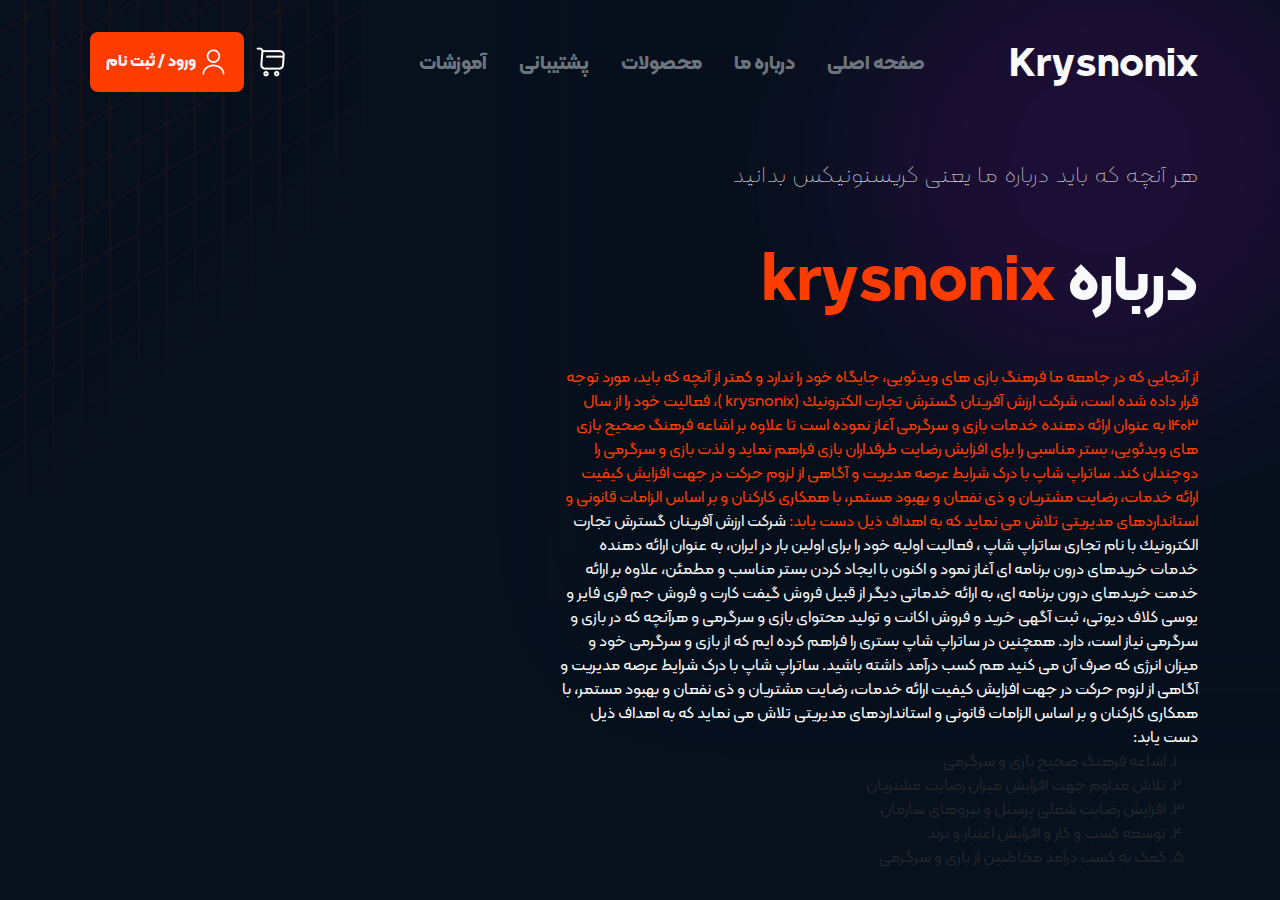
<file: a.html>
<!DOCTYPE html>
<html lang="en" dir="rtl" class="overflow-x-hidden">

<head>
    <meta charset="UTF-8">
    <meta name="viewport" content="width=device-width, initial-scale=1.0">
    <title>کریسنونیکس | ارز دیجیتال</title>
    <link rel="stylesheet" href="css/bootstrap.rtl.min.css">
    <link rel="stylesheet" href="css/style.css">
</head>

<body class="overflow-x-hidden">

    <header>
        <nav class="navbar navbar-expand-lg mt-3">
            <div class="container-fluid container-xl">

                <button class="navbar-toggler" data-bs-toggle="collapse" data-bs-target="#navbarNav">
                    <img src="img/navbar-toggler-icon.png" alt="">
                </button>
                <a href="index.html" class="navbar-brand text-light fs-1 fw-bold">
                    Krysnonix
                </a>
                <div class="d-lg-none">
                    <a href="#" class="me-3">
                        <img src="img/search.png" alt="">
                    </a>
                    <a href="index.html">
                        <img src="img/user.png" alt="">
                    </a>
                </div>
                <div class="collapse navbar-collapse justify-content-lg-between bg_dark_md rounded p-2" id="navbarNav">


                    <ul class="navbar-nav w_70 justify-content-center gap-3">
                        <li class="nav-item">
                            <a href="index.html" class="nav-link text-secondary fs-5 fw-bold">صفحه اصلی</a>
                        </li>
                        <li class="nav-item">
                            <a href="a.html" class="nav-link text-secondary  fs-5 fw-bold">درباره ما</a>
                        </li>
                        <li class="nav-item">
                            <a href="b.html" class="nav-link text-secondary  fs-5 fw-bold">محصولات</a>
                        </li>
                        <li class="nav-item">
                            <a href="help.html" class="nav-link text-secondary  fs-5 fw-bold">پشتیبانی</a>
                        </li>
                        <li class="nav-item">
                            <a href="teach.html" class="nav-link text-secondary  fs-5 fw-bold">آموزشات</a>
                        </li>
                    </ul>
                    <div>
                        <a href="shop.html" class="me-2">
                            <img src="img/shoppingcart.png" alt="">
                        </a>
                        <a href="#" class="bg_FF3C00 text-light fw-bold p-3 rounded-3 d-none d-lg-inline-block">
                            <img src="img/user.png" alt="">
                            ورود / ثبت نام
                        </a>
                    </div>

                </div>
            </div>
        </nav>

        <div class="container-fluid container-xl mt-5">
            <div class="row">
                <div class="col-lg-7 col-12">
                    <div>
                        <p class="text-light fw-light fs-4 text-center text-lg-start">
                            هر آنچه که باید درباره ما یعنی  کریسنونیکس بدانید
                        </p>
                        <h1 class="fw-bold title_main_header text-center text-lg-start my-5">
                            <span class="text-light">
                                درباره
                            </span>
                            <span class="text_FF3C00">
                                krysnonix
                            </span>
                        </h1>
                    </div>
             <div>
                    <span class="text_FF3C00">
                    از آنجایی که در جامعه ما فرهنگ بازی های ویدئویی، جایگاه خود را ندارد و کمتر از آنچه که باید، مورد توجه قرار داده شده است، شرکت ارزش آفرينان گسترش تجارت الكترونيك (krysnonix )، فعالیت خود را از سال 1403 به عنوان ارائه دهنده خدمات بازی و سرگرمی آغاز نموده است تا علاوه بر اشاعه فرهنگ صحیح بازی های ویدئویی، بستر مناسبی را برای افزایش رضایت طرفداران بازی فراهم نماید و لذت بازی و سرگرمی را دوچندان کند.  ساتراپ شاپ با درک شرایط عرصه مدیریت و آگاهی از لزوم حرکت در جهت افزایش کیفیت ارائه خدمات، رضایت مشتریان و ذی نفعان و بهبود مستمر، با همکاری کارکنان و بر اساس الزامات قانونی و استانداردهای مدیریتی تلاش می نماید که به اهداف ذیل دست یابد:
                    </span>
                <span class="text-light">
                    شرکت ارزش آفرينان گسترش تجارت الكترونيك با نام تجاری ساتراپ شاپ ، فعالیت اولیه خود را برای اولین بار در ایران، به عنوان ارائه دهنده خدمات خریدهای درون برنامه ای آغاز نمود و اکنون با ایجاد کردن بستر مناسب و مطمئن، علاوه بر ارائه خدمت خریدهای درون برنامه ای، به ارائه خدماتی دیگر از قبیل فروش گیفت کارت و فروش جم فری فایر و یوسی کلاف دیوتی، ثبت آگهی خرید و فروش اکانت و تولید محتوای بازی و سرگرمی و هرآنچه که در بازی و سرگرمی نیاز است، دارد. همچنین در ساتراپ شاپ بستری را فراهم کرده ایم که از بازی و سرگرمی خود و میزان انرژی که صرف آن می کنید هم کسب درآمد داشته باشید.
                </span>
                <span class="text-white">
                    ساتراپ شاپ  با درک شرایط عرصه مدیریت و آگاهی از لزوم حرکت در جهت افزایش کیفیت ارائه خدمات، رضایت مشتریان و ذی نفعان و بهبود مستمر، با همکاری کارکنان و بر اساس الزامات قانونی و استانداردهای مدیریتی تلاش می نماید که به اهداف ذیل دست یابد:
                </span>
            </div>
        <div>
            <ol><li>اشاعه فرهنگ صحیح بازی و سرگرمی</li>
                <li>تلاش مداوم جهت افزایش میزان رضایت مشتریان</li>
                <li>افزایش رضایت شغلی پرسنل و نیروهای سازمان</li>
                <li>توسعه کسب و کار و افزایش اعتبار و برند</li>
                <li>کمک به کسب درآمد مخاطبین از بازی و سرگرمی</li>
            </ol>
        </div>
 
</html>
</file>
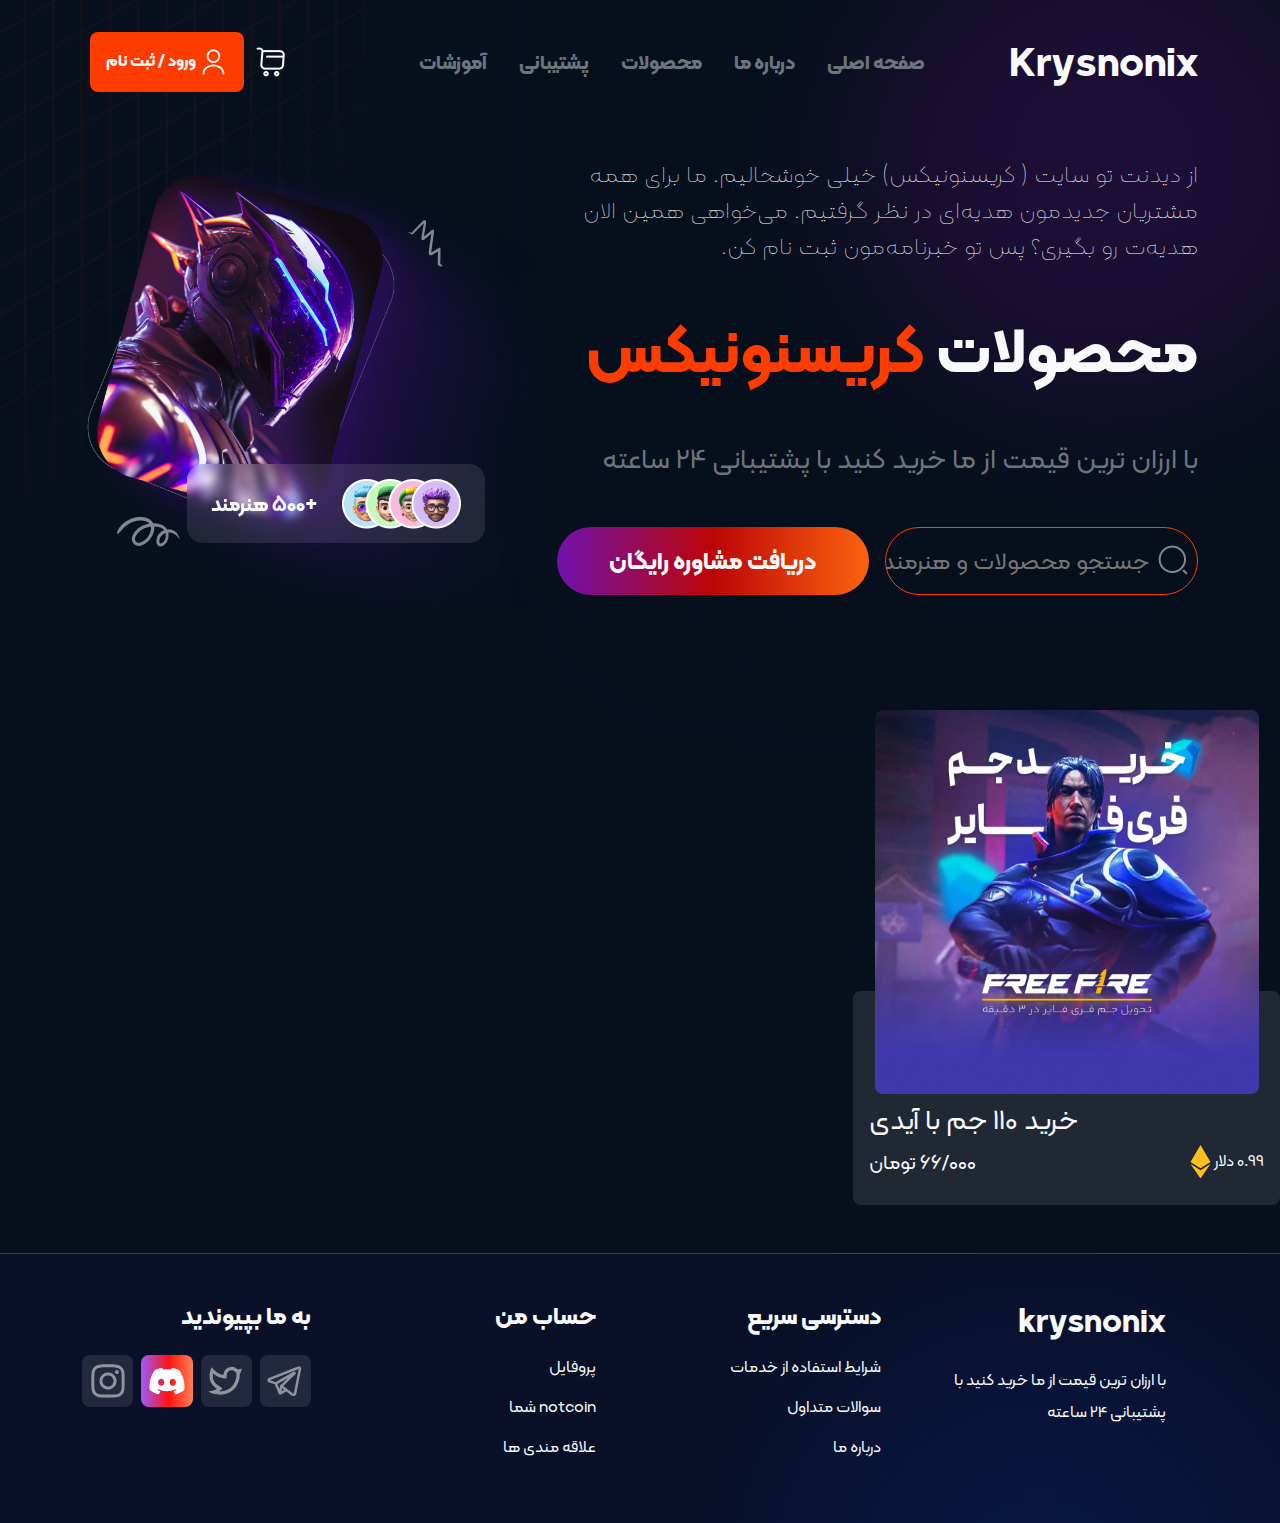
<file: b.html>
<!DOCTYPE html>
<html lang="en" dir="rtl" class="overflow-x-hidden">

<head>
    <meta charset="UTF-8">
    <meta name="viewport" content="width=device-width, initial-scale=1.0">
    <title>کریسنونیکس | ارز دیجیتال</title>
    <link rel="stylesheet" href="css/bootstrap.rtl.min.css">
    <link rel="stylesheet" href="css/style.css">
</head>

<body class="overflow-x-hidden">

    <header>
        <nav class="navbar navbar-expand-lg mt-3">
            <div class="container-fluid container-xl">

                <button class="navbar-toggler" data-bs-toggle="collapse" data-bs-target="#navbarNav">
                    <img src="img/navbar-toggler-icon.png" alt="">
                </button>
                <a href="index.html" class="navbar-brand text-light fs-1 fw-bold">
                    Krysnonix
                </a>
                <div class="d-lg-none">
                    <a href="#" class="me-3">
                        <img src="img/search.png" alt="">
                    </a>
                    <a href="index.html">
                        <img src="img/user.png" alt="">
                    </a>
                </div>
                <div class="collapse navbar-collapse justify-content-lg-between bg_dark_md rounded p-2" id="navbarNav">


                    <ul class="navbar-nav w_70 justify-content-center gap-3">
                        <li class="nav-item">
                            <a href="index.html" class="nav-link text-secondary fs-5 fw-bold">صفحه اصلی</a>
                        </li>
                        <li class="nav-item">
                            <a href="a.html" class="nav-link text-secondary  fs-5 fw-bold">درباره ما</a>
                        </li>
                        <li class="nav-item">
                            <a href="b.html" class="nav-link text-secondary  fs-5 fw-bold">محصولات</a>
                        </li>
                        <li class="nav-item">
                            <a href="help.html" class="nav-link text-secondary  fs-5 fw-bold">پشتیبانی</a>
                        </li>
                        <li class="nav-item">
                            <a href="teach.html" class="nav-link text-secondary  fs-5 fw-bold">آموزشات</a>
                        </li>
                    </ul>
                    <div>
                        <a href="shop.html" class="me-2">
                            <img src="img/shoppingcart.png" alt="">
                        </a>
                        <a href="#" class="bg_FF3C00 text-light fw-bold p-3 rounded-3 d-none d-lg-inline-block">
                            <img src="img/user.png" alt="">
                            ورود / ثبت نام
                        </a>
                    </div>

                </div>
            </div>
        </nav>

        <div class="container-fluid container-xl mt-5">
            <div class="row">
                <div class="col-lg-7 col-12">
                    <div>
                        <p class="text-light fw-light fs-4 text-center text-lg-start">
                            از دیدنت تو سایت ( کریسنونیکس) خیلی خوشحالیم. ما برای همه مشتریان جدیدمون هدیه‌ای در نظر گرفتیم. می‌خواهی همین الان هدیه‌ت رو بگیری؟ پس تو خبرنامه‌مون ثبت نام کن.
                        </p>
                        <h1 class="fw-bold title_main_header text-center text-lg-start my-5">
                            <span class="text-light">
                              محصولات
                            </span>
                            <span class="text_FF3C00">
                                کریسنونیکس
                            </span>
                        </h1>
                        <div class="main_img_header position-relative d-lg-none">

                            <img src="img/header_img.png" class="w-100" alt="">
                            <div
                                class="count_user_site py-1 position-absolute rounded-4 d-flex align-items-center justify-content-between px-4">
                                <img src="img/Group 117.png" alt="">
                                <div class="text-light fw-bold ">
                                    <span class="fs-5">+500</span>
                                    <span class="fs-5">هنرمند</span>
                                </div>
                            </div>
                        </div>
                        <p class="text-secondary fw-medium fs-3 text-center text-lg-start">
                            با ارزان ترین قیمت از ما خرید کنید با پشتیبانی 24 ساعته
                        </p>
                    </div>
                    <div class="d-flex gap-3 mt-5 justify-content-center">
                        <form action=""
                            class="border_FF3C00 border d-none d-lg-block rounded-pill position-relative w-50 search_form_header ps-5">
                            <button class="border-0 bg-transparent me-2 position-absolute">
                                <img src="img/searchnormal1.png" alt="">
                            </button>
                            <input type="text" class="bg-transparent w-100 h-100 border-0 fs-4 fw-medium"
                                placeholder="جستجو محصولات و هنرمندان">
                        </form>
                        <a href="#"
                            class="w-50 py-3 d-none d-lg-block bg_gradient_main_site text-light fw-bold fs-4 text-center rounded-pill d-flex align-items-center justify-content-center">
                            دریافت مشاوره رایگان
                        </a>  
                    </div>
                </div>
                <div class="col-lg-5 col-12 d-none d-lg-block">
                    <div class="main_img_header position-relative">

                        <img src="img/header_img.png" class="w-100" alt="">
                        <div
                            class="count_user_site py-1 position-absolute rounded-4 d-flex align-items-center justify-content-between px-4">
                            <img src="img/Group 117.png" alt="">
                            <div class="text-light fw-bold ">
                                <span class="fs-5">+500</span>
                                <span class="fs-5">هنرمند</span>
                            </div>
                        </div>
                    </div>
                </div>
            </div>
        </div>
    </header>
    <main>
                    <div class="col-12 col-sm-6 col-md-4">
                        <div class="box_trends">
                            <div class="img_box_trend text-center">
                                <!------------------------سبد خرید-------------------->
                            <a href="shop.html"><img src="img/freegem.webp" class=" rounded-3" alt=""></a>
                            </div>
                            <!---------------------------------سبد خرید--------------------->
                            <div class="caption_box_trends rounded-3 px-3">
                                <h5 class="text-light fw-medium text-end fs-3">خرید 110 جم با آیدی</h5>
                                <div class="text-light d-flex justify-content-between align-items-center">
                                    <div>
                                        <span>0.99 دلار</span>
                                        <svg xmlns="http://www.w3.org/2000/svg" width="21" height="34" viewBox="0 0 21 34" fill="none">
                                            <g clip-path="url(#clip0_150_155)">
                                              <path d="M20.4683 17.115L10.4999 23.205L0.524902 17.115L10.4999 0L20.4683 17.115ZM10.4999 25.1606L0.524902 19.0706L10.4999 33.6L20.4749 19.0706L10.4999 25.1606Z" fill="#FFBF1C"></path>
                                            </g>
                                            <defs>
                                              <clipPath id="clip0_150_155">
                                                <rect width="21" height="33.6" fill="white"></rect>
                                              </clipPath>
                                            </defs>
                                          </svg>
                                        
                                    </div>
                                    <div>
                                        <span class="fs-5 ">66/000 تومان</span>
                                    </div>
                                </div>
                            </div>
                        </div>
                    </div>
                            </main>
                            <footer class="mt-5 p-2 p-lg-5 overflow-hidden">
                                <div class="container-fluid container-xl position-relative">
                                    <div class="row z-3 position-relative">
                                        <div class="col-12 col-lg-3">
                                            <ul>
                                                <li>
                                                    <h4 class="text-light text-center text-lg-start fw-bold fs-2 mb-4">krysnonix</h4>
                                                </li>
                                                <li>
                                                    <p class="text-light fw-medium lh-lg">
                                                        با ارزان ترین قیمت از ما خرید کنید با پشتیبانی 24 ساعته
                        
                                                    </p>
                                                </li>
                                            </ul>
                                        </div>
                                        <div class="col-6 col-lg-3 order-5 order-lg-0">
                                            <ul>
                                                <li>
                                                    <h4 class="text-light fw-bold fs-4 mb-4">دسترسی سریع</h4>
                                                </li>
                                                <li>
                                                    <a href="" class="text-light fw-medium mb-3 d-block ">
                                                        شرایط استفاده از خدمات
                                                    </a>
                                                </li>
                                                <li>
                                                    <a href="" class="text-light fw-medium mb-3 d-block">
                                                        سوالات متداول
                                                    </a>
                                                </li>
                                                <li>
                                                    <a href="" class="text-light fw-medium mb-3 d-block">
                                                        درباره ما
                                                    </a>
                                                </li>
                                            </ul>
                                        </div>
                                        <div class="col-6 col-lg-3 order-5 order-lg-0">
                                            <ul>
                                                <li>
                                                    <h4 class="text-light fw-bold fs-4 mb-4">حساب من</h4>
                                                </li>
                                                <li>
                                                    <a href="" class="text-light fw-medium mb-3 d-block">
                                                        پروفایل
                                                    </a>
                                                </li>
                                                <li>
                                                    <a href="" class="text-light fw-medium mb-3 d-block">
                                                          notcoin شما
                                                    </a>
                                                </li>
                                                <li>
                                                    <a href="" class="text-light fw-medium mb-3 d-block">
                                                        علاقه مندی ها
                                                    </a>
                                                </li>
                                            </ul>
                                        </div>
                                        <div class="col-12 col-lg-3 order-1 order-lg-0">
                                            <ul class="my-5 my-lg-0">
                                                <li>
                                                    <h4 class="text-light text-center text-lg-start  fw-bold fs-4 mb-4">
                                                        به ما بپیوندید
                                                    </h4>
                                                </li>
                                                <li class="d-flex gap-2 justify-content-center justify-content-lg-start">
                                                    <a href="" class="text-light fw-light  icon_footer_link rounded-3 d-flex align-items-center justify-content-center">
                                                        <svg xmlns="http://www.w3.org/2000/svg" width="40" height="40" viewBox="0 0 40 40" fill="none">
                                                            <path fill-rule="evenodd" clip-rule="evenodd" d="M9.64654 23.3668C9.71815 23.3907 9.79179 23.408 9.86654 23.4185C10.3381 24.5296 10.807 25.6418 11.2732 26.7551C12.1115 28.7585 12.9565 30.8218 13.1415 31.4151C13.3732 32.1451 13.6165 32.6418 13.8832 32.9818C14.0215 33.1551 14.1799 33.3085 14.3665 33.4251C14.4638 33.486 14.5678 33.5352 14.6765 33.5718C15.2099 33.7718 15.6965 33.6885 16.0015 33.5868C16.1805 33.5257 16.3508 33.4417 16.5082 33.3368L16.5165 33.3335L21.2265 30.3968L26.6682 34.5668C26.7482 34.6285 26.8349 34.6801 26.9282 34.7218C27.5815 35.0051 28.2149 35.1051 28.8115 35.0251C29.4049 34.9418 29.8765 34.6935 30.2282 34.4118C30.632 34.0863 30.9539 33.6708 31.1682 33.1985L31.1832 33.1618L31.1882 33.1485L31.1915 33.1418V33.1385L31.1932 33.1368C31.2222 33.0651 31.2445 32.9909 31.2599 32.9151L36.2265 7.87347C36.2422 7.79332 36.25 7.71182 36.2499 7.63014C36.2499 6.89681 35.9732 6.19847 35.3249 5.77681C34.7682 5.41514 34.1499 5.39847 33.7582 5.42847C33.3382 5.46181 32.9482 5.56514 32.6865 5.64847C32.5401 5.6949 32.3955 5.74716 32.2532 5.80514L32.2349 5.81347L4.37821 16.7401L4.37487 16.7418C4.28062 16.7765 4.18777 16.8148 4.09654 16.8568C3.87564 16.9561 3.66374 17.0743 3.46321 17.2101C3.08487 17.4685 2.21321 18.1785 2.36154 19.3518C2.47821 20.2851 3.11821 20.8601 3.50987 21.1368C3.72321 21.2885 3.92654 21.3968 4.07654 21.4685C4.14321 21.5018 4.28654 21.5585 4.34821 21.5851L4.36487 21.5901L9.64654 23.3668ZM33.2099 8.11347H33.2065C33.1922 8.11984 33.1778 8.12596 33.1632 8.13181L5.27321 19.0735C5.25886 19.0793 5.24441 19.0848 5.22987 19.0901L5.21321 19.0951C5.16226 19.1152 5.11221 19.1374 5.06321 19.1618C5.1096 19.1884 5.15745 19.2123 5.20654 19.2335L10.4432 20.9968C10.5368 21.0283 10.6263 21.0709 10.7099 21.1235L28.0049 10.9985L28.0215 10.9901C28.0887 10.9493 28.1577 10.9115 28.2282 10.8768C28.3482 10.8151 28.5399 10.7251 28.7565 10.6585C28.9065 10.6118 29.3515 10.4801 29.8315 10.6351C30.0861 10.7154 30.313 10.8656 30.4863 11.0687C30.6596 11.2717 30.7723 11.5194 30.8115 11.7835C30.8736 12.0147 30.8753 12.258 30.8165 12.4901C30.6999 12.9485 30.3799 13.3051 30.0865 13.5785C29.8365 13.8118 26.5949 16.9385 23.3965 20.0251L19.0415 24.2251L18.2665 24.9751L28.0532 32.4785C28.1853 32.5339 28.3288 32.5568 28.4715 32.5451C28.5435 32.5354 28.6111 32.5053 28.6665 32.4585C28.7341 32.4014 28.7921 32.3339 28.8382 32.2585L28.8415 32.2568L33.6582 7.96847C33.5065 8.00497 33.3577 8.05288 33.2132 8.11181L33.2099 8.11347ZM19.1082 28.7701L17.1549 27.2735L16.6815 30.2818L19.1082 28.7701ZM15.3632 24.3035L17.3049 22.4285L21.6599 18.2251L23.2815 16.6618L12.4149 23.0235L12.4732 23.1601C13.1585 24.7792 13.8363 26.4014 14.5065 28.0268L14.9782 25.0268C15.0209 24.7486 15.1566 24.4947 15.3632 24.3035Z" fill="white" fill-opacity="0.5"/>
                                                          </svg>
                                                    </a>
                                                    <a href="" class="text-light fw-light   icon_footer_link rounded-3 d-flex align-items-center justify-content-center">
                                                        <svg xmlns="http://www.w3.org/2000/svg" width="40" height="40" viewBox="0 0 40 40" fill="none">
                                                            <path d="M25.5835 9.25003C24.3171 9.24981 23.1011 9.74666 22.1972 10.6337C21.2934 11.5208 20.7737 12.7271 20.7502 13.9934L20.7035 16.6184C20.701 16.7594 20.6687 16.8984 20.6086 17.0261C20.5486 17.1538 20.4622 17.2673 20.3552 17.3593C20.2481 17.4512 20.1228 17.5194 19.9875 17.5595C19.8522 17.5996 19.71 17.6105 19.5702 17.5917L16.9668 17.2367C13.5452 16.77 10.2652 15.195 7.11682 12.5734C6.12182 18.09 8.06682 21.9117 12.7552 24.86L15.6668 26.69C15.8049 26.7769 15.9197 26.8962 16.0011 27.0376C16.0825 27.179 16.128 27.3382 16.1338 27.5012C16.1395 27.6643 16.1053 27.8263 16.0341 27.9731C15.9629 28.1199 15.8568 28.247 15.7252 28.3434L13.0718 30.2834C14.6502 30.3834 16.1485 30.3134 17.3918 30.0667C25.2552 28.4967 30.4835 22.58 30.4835 12.82C30.4835 12.0234 28.7952 9.25003 25.5835 9.25003ZM17.4168 13.9334C17.4459 12.3268 17.9483 10.7645 18.8611 9.44206C19.7739 8.11965 21.0565 7.09589 22.5483 6.49897C24.0402 5.90205 25.675 5.75849 27.2481 6.08627C28.8211 6.41405 30.2625 7.1986 31.3918 8.34169C32.5768 8.33336 33.5852 8.63336 35.8385 7.26503C35.2818 9.99836 35.0052 11.1867 33.8168 12.8184C33.8168 25.5534 25.9885 31.7484 18.0435 33.3334C12.5985 34.42 4.67682 32.635 2.41016 30.2634C3.56516 30.175 8.26516 29.67 10.9818 27.68C8.68182 26.1634 -0.464844 20.78 5.54682 6.31003C8.36849 9.60503 11.2302 11.8467 14.1302 13.0384C16.0585 13.83 16.5335 13.8134 17.4185 13.935L17.4168 13.9334Z" fill="white" fill-opacity="0.5"/>
                                                          </svg>
                                                    </a>
                                                    <a href="" class="text-light fw-light icon_footer_instagram icon_footer_link rounded-3 d-flex align-items-center justify-content-center">
                                                        <svg xmlns="http://www.w3.org/2000/svg" width="40" height="40" viewBox="0 0 40 40" fill="none">
                                                            <path d="M32.1165 8.88325C29.8999 7.84991 27.4999 7.09991 24.9999 6.66658C24.978 6.66588 24.9561 6.66999 24.936 6.67863C24.9158 6.68727 24.8978 6.70022 24.8832 6.71658C24.5832 7.26658 24.2332 7.98325 23.9999 8.53325C21.3482 8.13325 18.6515 8.13325 15.9999 8.53325C15.7665 7.96658 15.4165 7.26658 15.0999 6.71658C15.0832 6.68325 15.0332 6.66658 14.9832 6.66658C12.4832 7.09991 10.0999 7.84991 7.86654 8.88325C7.84987 8.88325 7.8332 8.89991 7.81654 8.91658C3.2832 15.6999 2.0332 22.2999 2.64987 28.8332C2.64987 28.8666 2.66654 28.8999 2.69987 28.9166C5.69987 31.1166 8.5832 32.4499 11.4332 33.3332C11.4832 33.3499 11.5332 33.3332 11.5499 33.2999C12.2165 32.3832 12.8165 31.4166 13.3332 30.3999C13.3665 30.3332 13.3332 30.2666 13.2665 30.2499C12.3165 29.8832 11.4165 29.4499 10.5332 28.9499C10.4665 28.9166 10.4665 28.8166 10.5165 28.7666C10.6999 28.6332 10.8832 28.4832 11.0665 28.3499C11.0999 28.3166 11.1499 28.3166 11.1832 28.3332C16.9165 30.9499 23.0999 30.9499 28.7665 28.3332C28.7999 28.3166 28.8499 28.3166 28.8832 28.3499C29.0665 28.4999 29.2499 28.6332 29.4332 28.7832C29.4999 28.8332 29.4999 28.9332 29.4165 28.9666C28.5499 29.4832 27.6332 29.8999 26.6832 30.2666C26.6165 30.2832 26.5999 30.3666 26.6165 30.4166C27.1499 31.4332 27.7499 32.3999 28.3999 33.3166C28.4499 33.3332 28.4999 33.3499 28.5499 33.3332C31.4165 32.4499 34.2999 31.1166 37.2999 28.9166C37.3332 28.8999 37.3499 28.8666 37.3499 28.8332C38.0832 21.2832 36.1332 14.7332 32.1832 8.91658C32.1665 8.89991 32.1499 8.88325 32.1165 8.88325ZM14.1999 24.8499C12.4832 24.8499 11.0499 23.2666 11.0499 21.3166C11.0499 19.3666 12.4499 17.7832 14.1999 17.7832C15.9665 17.7832 17.3665 19.3832 17.3499 21.3166C17.3499 23.2666 15.9499 24.8499 14.1999 24.8499ZM25.8165 24.8499C24.0999 24.8499 22.6665 23.2666 22.6665 21.3166C22.6665 19.3666 24.0665 17.7832 25.8165 17.7832C27.5832 17.7832 28.9832 19.3832 28.9665 21.3166C28.9665 23.2666 27.5832 24.8499 25.8165 24.8499Z" fill="white"/>
                                                          </svg>
                                                    </a>
                                                    <a href="" class="text-light fw-light icon_footer_link rounded-3 d-flex align-items-center justify-content-center">
                                                        <svg xmlns="http://www.w3.org/2000/svg" width="40" height="40" viewBox="0 0 40 40" fill="none">
                                                            <path d="M28.9002 9.10016C28.5046 9.10016 28.1179 9.21746 27.789 9.43722C27.4601 9.65699 27.2038 9.96934 27.0524 10.3348C26.901 10.7002 26.8614 11.1024 26.9386 11.4903C27.0158 11.8783 27.2062 12.2347 27.4859 12.5144C27.7657 12.7941 28.122 12.9846 28.51 13.0617C28.8979 13.1389 29.3001 13.0993 29.6655 12.9479C30.031 12.7965 30.3433 12.5402 30.5631 12.2113C30.7829 11.8824 30.9002 11.4957 30.9002 11.1002C30.9002 10.5697 30.6894 10.061 30.3144 9.68595C29.9393 9.31088 29.4306 9.10016 28.9002 9.10016ZM36.5668 13.1335C36.5344 11.7507 36.2754 10.3825 35.8002 9.0835C35.3764 7.97205 34.7168 6.96563 33.8668 6.1335C33.0415 5.27921 32.0328 4.62379 30.9168 4.21683C29.6213 3.7271 28.2516 3.46218 26.8668 3.4335C25.1002 3.3335 24.5335 3.3335 20.0002 3.3335C15.4668 3.3335 14.9002 3.3335 13.1335 3.4335C11.7487 3.46218 10.3791 3.7271 9.0835 4.21683C7.96962 4.62791 6.96172 5.28276 6.1335 6.1335C5.27921 6.95879 4.62379 7.96756 4.21683 9.0835C3.7271 10.3791 3.46218 11.7487 3.4335 13.1335C3.3335 14.9002 3.3335 15.4668 3.3335 20.0002C3.3335 24.5335 3.3335 25.1002 3.4335 26.8668C3.46218 28.2516 3.7271 29.6213 4.21683 30.9168C4.62379 32.0328 5.27921 33.0415 6.1335 33.8668C6.96172 34.7176 7.96962 35.3724 9.0835 35.7835C10.3791 36.2732 11.7487 36.5381 13.1335 36.5668C14.9002 36.6668 15.4668 36.6668 20.0002 36.6668C24.5335 36.6668 25.1002 36.6668 26.8668 36.5668C28.2516 36.5381 29.6213 36.2732 30.9168 35.7835C32.0328 35.3765 33.0415 34.7211 33.8668 33.8668C34.7206 33.0378 35.3807 32.0305 35.8002 30.9168C36.2754 29.6178 36.5344 28.2497 36.5668 26.8668C36.5668 25.1002 36.6668 24.5335 36.6668 20.0002C36.6668 15.4668 36.6668 14.9002 36.5668 13.1335ZM33.5668 26.6668C33.5547 27.7248 33.3631 28.773 33.0002 29.7668C32.7341 30.4922 32.3066 31.1475 31.7502 31.6835C31.2096 32.2343 30.5555 32.6609 29.8335 32.9335C28.8397 33.2964 27.7914 33.488 26.7335 33.5002C25.0668 33.5835 24.4502 33.6002 20.0668 33.6002C15.6835 33.6002 15.0668 33.6002 13.4002 33.5002C12.3016 33.5207 11.2078 33.3516 10.1668 33.0002C9.47647 32.7136 8.85242 32.2881 8.3335 31.7502C7.78031 31.2147 7.35823 30.5588 7.10016 29.8335C6.69326 28.8254 6.46757 27.7534 6.4335 26.6668C6.4335 25.0002 6.3335 24.3835 6.3335 20.0002C6.3335 15.6168 6.3335 15.0002 6.4335 13.3335C6.44097 12.2519 6.63841 11.1801 7.01683 10.1668C7.31024 9.46335 7.7606 8.83626 8.3335 8.3335C8.83985 7.76044 9.46564 7.30532 10.1668 7.00016C11.1827 6.63357 12.2535 6.44196 13.3335 6.4335C15.0002 6.4335 15.6168 6.3335 20.0002 6.3335C24.3835 6.3335 25.0002 6.3335 26.6668 6.4335C27.7248 6.44563 28.773 6.63724 29.7668 7.00016C30.5242 7.28125 31.204 7.73824 31.7502 8.3335C32.2963 8.84546 32.7231 9.47138 33.0002 10.1668C33.3706 11.1817 33.5623 12.2531 33.5668 13.3335C33.6502 15.0002 33.6668 15.6168 33.6668 20.0002C33.6668 24.3835 33.6502 25.0002 33.5668 26.6668ZM20.0002 11.4502C18.3098 11.4535 16.6584 11.9577 15.2546 12.8992C13.8507 13.8407 12.7575 15.1772 12.1129 16.7398C11.4683 18.3023 11.3014 20.0209 11.6332 21.6784C11.9649 23.3358 12.7806 24.8577 13.977 26.0518C15.1734 27.2459 16.6968 28.0585 18.3549 28.3871C20.013 28.7156 21.7313 28.5453 23.2926 27.8977C24.8539 27.2501 26.1883 26.1542 27.127 24.7486C28.0658 23.3429 28.5668 21.6905 28.5668 20.0002C28.569 18.8753 28.3488 17.7612 27.9189 16.7218C27.489 15.6823 26.8578 14.7382 26.0616 13.9436C25.2655 13.149 24.3201 12.5196 23.2798 12.0917C22.2396 11.6638 21.125 11.4458 20.0002 11.4502ZM20.0002 25.5502C18.9025 25.5502 17.8294 25.2247 16.9167 24.6148C16.0041 24.005 15.2927 23.1382 14.8726 22.1241C14.4526 21.1099 14.3427 19.994 14.5568 18.9174C14.771 17.8408 15.2995 16.8519 16.0757 16.0757C16.8519 15.2995 17.8408 14.771 18.9174 14.5568C19.994 14.3427 21.1099 14.4526 22.1241 14.8726C23.1382 15.2927 24.005 16.0041 24.6148 16.9167C25.2247 17.8294 25.5502 18.9025 25.5502 20.0002C25.5502 20.729 25.4066 21.4507 25.1277 22.1241C24.8488 22.7974 24.44 23.4092 23.9246 23.9246C23.4092 24.44 22.7974 24.8488 22.1241 25.1277C21.4507 25.4066 20.729 25.5502 20.0002 25.5502Z" fill="white" fill-opacity="0.5"/>
                                                          </svg>
                                                    </a>
                                                </li>
                                               
                                            </ul>
                                        </div>
                                    </div>
                                    <div class="Ellipse_4 rounded-circle z-1 position-absolute"></div>
                                </div>
                            </footer>             
                    </html>
</file>
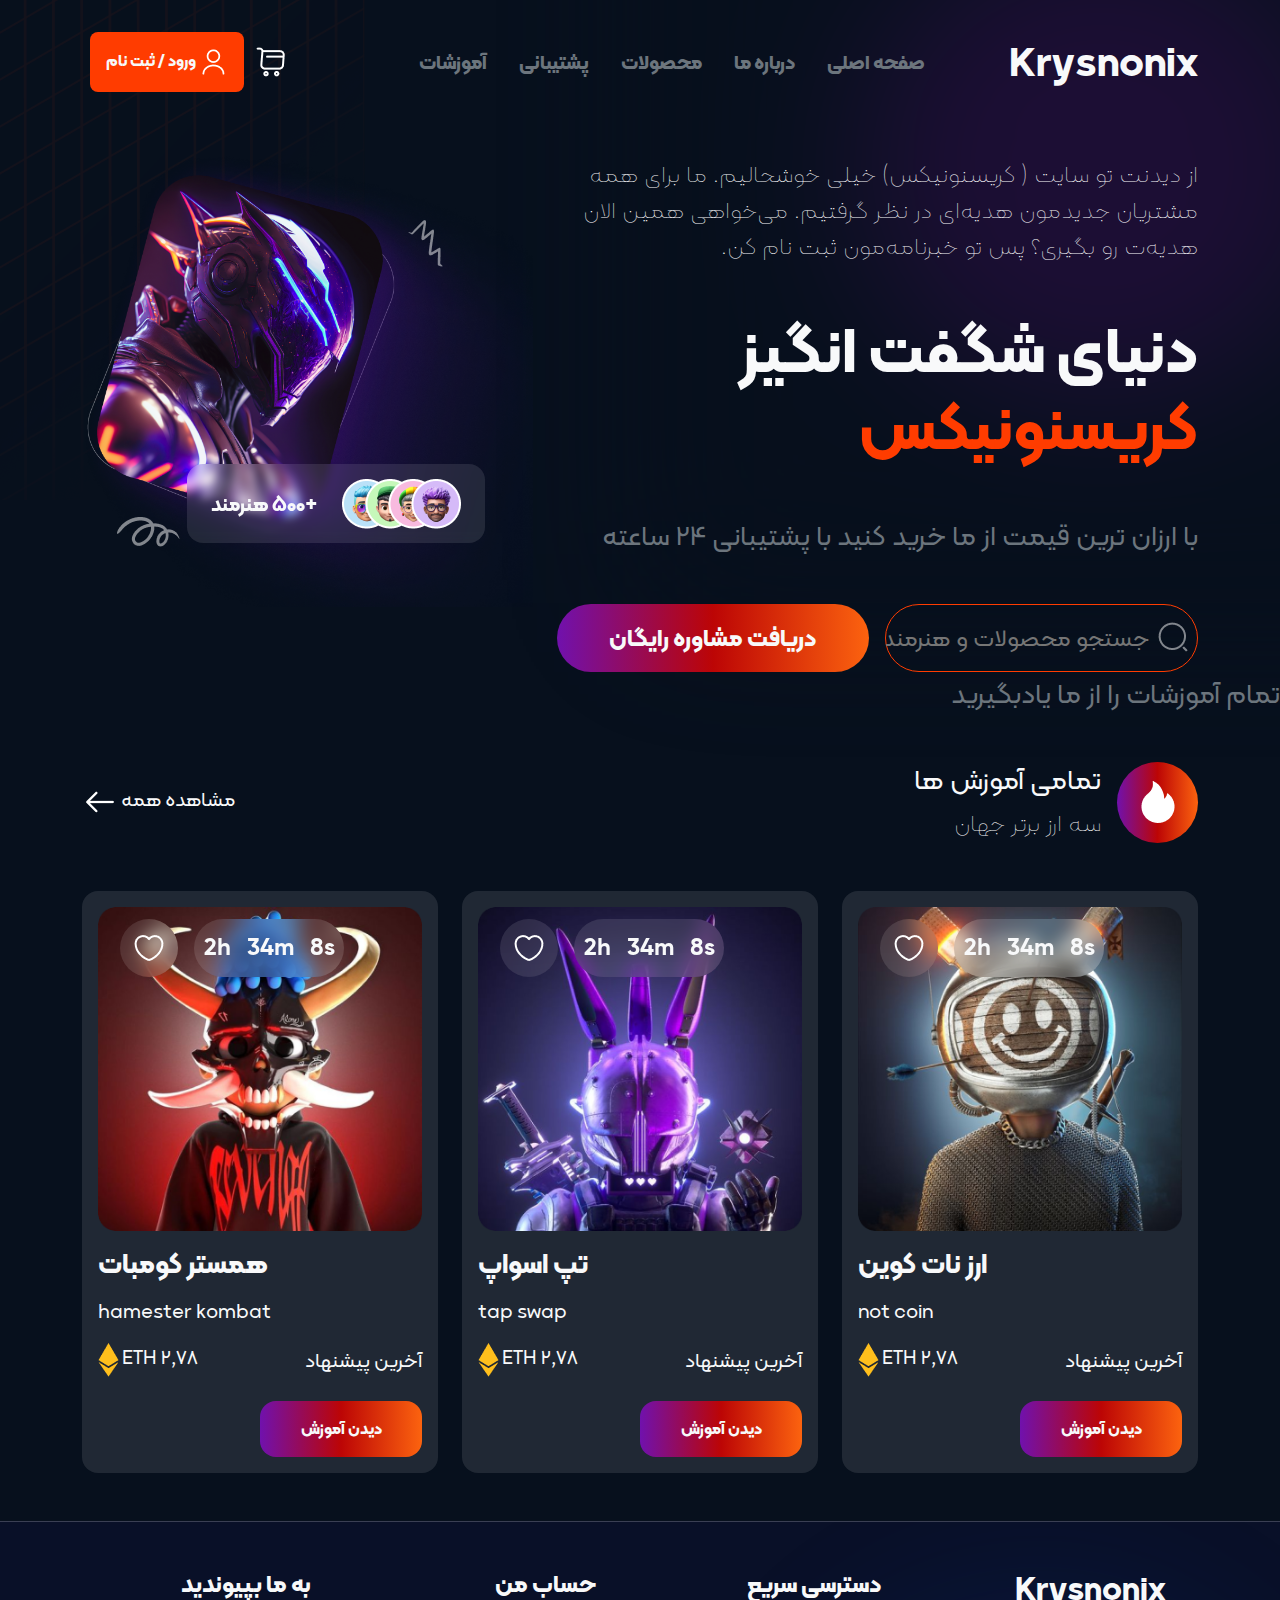
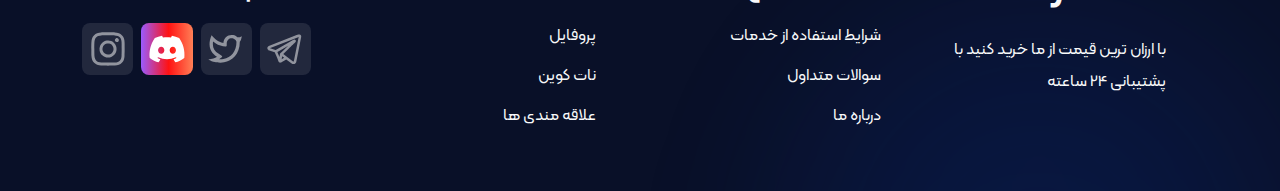
<file: teach.html>
<!DOCTYPE html>
<html lang="en" dir="rtl" class="overflow-x-hidden">

<head>
    <meta charset="UTF-8">
    <meta name="viewport" content="width=device-width, initial-scale=1.0">
    <title>کریسنونیکس | ارز دیجیتال</title>
    <link rel="stylesheet" href="css/bootstrap.rtl.min.css">
    <link rel="stylesheet" href="css/style.css">
</head>

<body class="overflow-x-hidden">

    <header>
        <nav class="navbar navbar-expand-lg mt-3">
            <div class="container-fluid container-xl">

                <button class="navbar-toggler" data-bs-toggle="collapse" data-bs-target="#navbarNav">
                    <img src="img/navbar-toggler-icon.png" alt="">
                </button>
                <a href="index.html" class="navbar-brand text-light fs-1 fw-bold">
                    Krysnonix
                </a>
                <div class="d-lg-none">
                    <a href="#" class="me-3">
                        <img src="img/search.png" alt="">
                    </a>
                    <a href="index.html">
                        <img src="img/user.png" alt="">
                    </a>
                </div>
                <div class="collapse navbar-collapse justify-content-lg-between bg_dark_md rounded p-2" id="navbarNav">


                    <ul class="navbar-nav w_70 justify-content-center gap-3">
                        <li class="nav-item">
                            <a href="index.html" class="nav-link text-secondary fs-5 fw-bold">صفحه اصلی</a>
                        </li>
                        <li class="nav-item">
                            <a href="a.html" class="nav-link text-secondary  fs-5 fw-bold">درباره ما</a>
                        </li>
                        <li class="nav-item">
                            <a href="b.html" class="nav-link text-secondary  fs-5 fw-bold">محصولات</a>
                        </li>
                        <li class="nav-item">
                            <a href="help.html" class="nav-link text-secondary  fs-5 fw-bold">پشتیبانی</a>
                        </li>
                        <li class="nav-item">
                            <a href="teach.html" class="nav-link text-secondary  fs-5 fw-bold">آموزشات</a>
                        </li>
                    </ul>
                    <div>
                        <a href="shop.html" class="me-2">
                            <img src="img/shoppingcart.png" alt="">
                        </a>
                        <a href="#" class="bg_FF3C00 text-light fw-bold p-3 rounded-3 d-none d-lg-inline-block">
                            <img src="img/user.png" alt="">
                            ورود / ثبت نام
                        </a>
                    </div>

                </div>
            </div>
        </nav>

        <div class="container-fluid container-xl mt-5">
            <div class="row">
                <div class="col-lg-7 col-12">
                    <div>
                        <p class="text-light fw-light fs-4 text-center text-lg-start">
                            از دیدنت تو سایت ( کریسنونیکس) خیلی خوشحالیم. ما برای همه مشتریان جدیدمون هدیه‌ای در نظر گرفتیم. می‌خواهی همین الان هدیه‌ت رو بگیری؟ پس تو خبرنامه‌مون ثبت نام کن.
                        </p>
                        <h1 class="fw-bold title_main_header text-center text-lg-start my-5">
                            <span class="text-light">
                                دنیای شگفت انگیز
                            </span>
                            <span class="text_FF3C00">
                                کریسنونیکس
                            </span>
                        </h1>
                        <div class="main_img_header position-relative d-lg-none">

                            <img src="img/header_img.png" class="w-100" alt="">
                            <div
                                class="count_user_site py-1 position-absolute rounded-4 d-flex align-items-center justify-content-between px-4">
                                <img src="img/Group 117.png" alt="">
                                <div class="text-light fw-bold ">
                                    <span class="fs-5">+500</span>
                                    <span class="fs-5">هنرمند</span>
                                </div>
                            </div>
                        </div>
                        <p class="text-secondary fw-medium fs-3 text-center text-lg-start">
                            با ارزان ترین قیمت از ما خرید کنید با پشتیبانی 24 ساعته
                        </p>
                    </div>
                    <div class="d-flex gap-3 mt-5 justify-content-center">
                        <form action=""
                            class="border_FF3C00 border d-none d-lg-block rounded-pill position-relative w-50 search_form_header ps-5">
                            <button class="border-0 bg-transparent me-2 position-absolute">
                                <img src="img/searchnormal1.png" alt="">
                            </button>
                            <input type="text" class="bg-transparent w-100 h-100 border-0 fs-4 fw-medium"
                                placeholder="جستجو محصولات و هنرمندان">
                        </form>
                        <a href="#"
                            class="w-50 py-3 d-none d-lg-block bg_gradient_main_site text-light fw-bold fs-4 text-center rounded-pill d-flex align-items-center justify-content-center">
                            دریافت مشاوره رایگان
                        </a>
                        <a href="#"
                            class="w-50 py-3  d-lg-none bg_gradient_main_site text-light fw-bold fs-5 text-center rounded-3 d-flex align-items-center justify-content-center">
                            دریافت مشاوره رایگان
                        </a>
                    </div>
                </div>
                <div class="col-lg-5 col-12 d-none d-lg-block">
                    <div class="main_img_header position-relative">

                        <img src="img/header_img.png" class="w-100" alt="">
                        <div
                            class="count_user_site py-1 position-absolute rounded-4 d-flex align-items-center justify-content-between px-4">
                            <img src="img/Group 117.png" alt="">
                            <div class="text-light fw-bold ">
                                <span class="fs-5">+500</span>
                                <span class="fs-5">هنرمند</span>
                            </div>
                        </div>
                    </div>
                </div>
            </div>
        </div>
    </header>
                        <p class="text-secondary fw-medium fs-3 text-center text-lg-start">
                             تمام آموزشات را از ما یادبگیرید
                        </p>
                    </div>
              
                        </div>
                    </div>
                </div>
            </div>
        </div>
    </header>
<!-------------------->

<!--------main--------->
<main>
    <div class="container-fluid container-xl mt-5 ">
        <div class="header_container_title mb-5 d-flex justify-content-between align-items-center">

            <div class="d-flex align-items-center gap-3">
                <div class="d-flex align-items-center justify-content-center bg_gradient_main_site rounded-circle icon_header_container">
                    <img src="img/Vector (4).png" alt="">
                </div>
                <div class="text-light">
                    <h5 class="fs-3 fw-medium">تمامی آموزش ها</h5>
                    <span class="fs-4 fw-light">
                        سه ارز برتر جهان 
                    </span>
                </div>
            </div>

            <div class="">
                <a href="#">
                    <span class="fs-5 text-light">مشاهده همه</span>
                    <img src="img/arrowleft.png" class="arrowleft" alt="">
                </a>
            </div>
        </div>
        <div class="row row-gap-2">
            <div class="col-12 col-sm-6 col-lg-4">
                <div class="box_hot_bids p-3 rounded-4 position-relative">
                    <div class="img_hot_bids">
                        <img src="img/image 5.png" alt="" class="w-100 rounded-4">
                        <div class="position-absolute d-flex gap-3">
                            <div class="bg_blur rounded-pill fw-bold gap-3 d-flex justify-content-center align-items-center text_time_hot_bids text-light">
                                <span>8s</span>
                                <span>34m</span>
                                <span>2h</span>
                            </div>
                            <div class="bg_blur d-flex align-items-center justify-content-center hearet_icon_hot_bids rounded-circle">
                                <img src="img/heart.png" alt="">
                            </div>

                        </div>
                    </div>
                    <div class="caption_hot_bids text-light">
                        <div class="text-end mt-3">
                            <h5 class="fs-3 fw-bold">ارز نات کوین</h5>
                            <p class="fs-5 my-3">not coin</p>
                        </div>
                        <div class="d-flex justify-content-between align-items-center">
                            <div>
                                <span class="fs-5">آخرین پیشنهاد</span>
                            </div>
                            <div>
                                <span class="fs-5">2,78 ETH</span>
                                <img src="img/Vector (2).png" alt="">
                            </div>
                        </div>
                        <div class="mt-4">
                            <a href="video/5842610ad2d75775ce33bfefcab91cd158888447-480p.mp4" class="bg_gradient_main_site text-center py-2 py-lg-3 text-light fw-bold w-50 rounded-4 d-block">
                                 دیدن آموزش
                            </a>
                        </div>
                    </div>
                </div>
            </div>
            <div class="col-12 col-sm-6  col-lg-4">
                <div class="box_hot_bids p-3 rounded-4 position-relative">
                    <div class="img_hot_bids">
                        <img src="img/image 5 (2).png" alt="" class="w-100 rounded-4">
                        <div class="position-absolute d-flex gap-3">
                            <div class="bg_blur rounded-pill fw-bold gap-3 d-flex justify-content-center align-items-center text_time_hot_bids text-light">
                                <span>8s</span>
                                <span>34m</span>
                                <span>2h</span>
                            </div>
                            <div class="bg_blur d-flex align-items-center justify-content-center hearet_icon_hot_bids rounded-circle">
                                <img src="img/heart.png" alt="">
                            </div>

                        </div>
                    </div>
                    <div class="caption_hot_bids text-light">
                        <div class="text-end mt-3">
                            <h5 class="fs-3 fw-bold">تپ اسواپ</h5>
                            <p class="fs-5 my-3">tap swap</p>
                        </div>
                        <div class="d-flex justify-content-between align-items-center">
                            <div>
                                <span class="fs-5">آخرین پیشنهاد</span>
                            </div>
                            <div>
                                <span class="fs-5">2,78 ETH</span>
                                <img src="img/Vector (2).png" alt="">
                            </div>
                        </div>
                        <div class="mt-4">
                            <a href="video/8038b76ecc9a58f76dc5302a2050e88959221856-480p.mp4" class="bg_gradient_main_site text-center py-2 py-lg-3 text-light fw-bold w-50 rounded-4 d-block">
                                 دیدن آموزش
                            </a>
                        </div>
                    </div>
                </div>
            </div>
            <div class="col-12 col-sm-6 col-lg-4">
                <div class="box_hot_bids p-3 rounded-4 position-relative">
                    <div class="img_hot_bids">
                        <img src="img/image 5 (3).png" alt="" class="w-100 rounded-4">
                        <div class="position-absolute d-flex gap-3">
                            <div class="bg_blur rounded-pill fw-bold gap-3 d-flex justify-content-center align-items-center text_time_hot_bids text-light">
                                <span>8s</span>
                                <span>34m</span>
                                <span>2h</span>
                            </div>
                            <div class="bg_blur d-flex align-items-center justify-content-center hearet_icon_hot_bids rounded-circle">
                                <img src="img/heart.png" alt="">
                            </div>

                        </div>
                    </div>
                    <div class="caption_hot_bids text-light">
                        <div class="text-end mt-3">
                            <h5 class="fs-3 fw-bold">همستر کومبات</h5>
                            <p class="fs-5 my-3">hamester kombat</p>
                        </div>
                        <div class="d-flex justify-content-between align-items-center">
                            <div>
                                <span class="fs-5">آخرین پیشنهاد</span>
                            </div>
                            <div>
                                <span class="fs-5">2,78 ETH</span>
                                <img src="img/Vector (2).png" alt="">
                            </div>
                        </div>
                        <div class="mt-4">
                            <a href="video/387b72b326804e96d0f69a80564139ff59177499-480p.mp4" class="bg_gradient_main_site text-center py-2 py-lg-3 text-light fw-bold w-50 rounded-4 d-block">
                             دیدن آموزش
                            </a>
                        </div>
                    </div>
                </div>
            </div>
        </div>

    </div>
</main>

    <footer class="mt-5 p-2 p-lg-5 overflow-hidden">
        <div class="container-fluid container-xl position-relative">
            <div class="row z-3 position-relative">
                <div class="col-12 col-lg-3">
                    <ul>
                        <li>
                            <h4 class="text-light text-center text-lg-start fw-bold fs-2 mb-4">Krysnonix</h4>
                        </li>
                        <li>
                            <p class="text-light fw-medium lh-lg">
                                با ارزان ترین قیمت از ما خرید کنید با پشتیبانی 24 ساعته

                            </p>
                        </li>
                    </ul>
                </div>
                <div class="col-6 col-lg-3 order-5 order-lg-0">
                    <ul>
                        <li>
                            <h4 class="text-light fw-bold fs-4 mb-4">دسترسی سریع</h4>
                        </li>
                        <li>
                            <a href="" class="text-light fw-medium mb-3 d-block ">
                                شرایط استفاده از خدمات
                            </a>
                        </li>
                        <li>
                            <a href="" class="text-light fw-medium mb-3 d-block">
                                سوالات متداول
                            </a>
                        </li>
                        <li>
                            <a href="" class="text-light fw-medium mb-3 d-block">
                                درباره ما
                            </a>
                        </li>
                    </ul>
                </div>
                <div class="col-6 col-lg-3 order-5 order-lg-0">
                    <ul>
                        <li>
                            <h4 class="text-light fw-bold fs-4 mb-4">حساب من</h4>
                        </li>
                        <li>
                            <a href="" class="text-light fw-medium mb-3 d-block">
                                پروفایل
                            </a>
                        </li>
                        <li>
                            <a href="" class="text-light fw-medium mb-3 d-block">
                            نات کوین
                             </a>
                        </li>
                        <li>
                            <a href="" class="text-light fw-medium mb-3 d-block">
                                علاقه مندی ها
                            </a>
                        </li>
                    </ul>
                </div>
                <div class="col-12 col-lg-3 order-1 order-lg-0">
                    <ul class="my-5 my-lg-0">
                        <li>
                            <h4 class="text-light text-center text-lg-start  fw-bold fs-4 mb-4">
                                به ما بپیوندید
                            </h4>
                        </li>
                        <li class="d-flex gap-2 justify-content-center justify-content-lg-start">
                            <a href="" class="text-light fw-light  icon_footer_link rounded-3 d-flex align-items-center justify-content-center">
                                <svg xmlns="http://www.w3.org/2000/svg" width="40" height="40" viewBox="0 0 40 40" fill="none">
                                    <path fill-rule="evenodd" clip-rule="evenodd" d="M9.64654 23.3668C9.71815 23.3907 9.79179 23.408 9.86654 23.4185C10.3381 24.5296 10.807 25.6418 11.2732 26.7551C12.1115 28.7585 12.9565 30.8218 13.1415 31.4151C13.3732 32.1451 13.6165 32.6418 13.8832 32.9818C14.0215 33.1551 14.1799 33.3085 14.3665 33.4251C14.4638 33.486 14.5678 33.5352 14.6765 33.5718C15.2099 33.7718 15.6965 33.6885 16.0015 33.5868C16.1805 33.5257 16.3508 33.4417 16.5082 33.3368L16.5165 33.3335L21.2265 30.3968L26.6682 34.5668C26.7482 34.6285 26.8349 34.6801 26.9282 34.7218C27.5815 35.0051 28.2149 35.1051 28.8115 35.0251C29.4049 34.9418 29.8765 34.6935 30.2282 34.4118C30.632 34.0863 30.9539 33.6708 31.1682 33.1985L31.1832 33.1618L31.1882 33.1485L31.1915 33.1418V33.1385L31.1932 33.1368C31.2222 33.0651 31.2445 32.9909 31.2599 32.9151L36.2265 7.87347C36.2422 7.79332 36.25 7.71182 36.2499 7.63014C36.2499 6.89681 35.9732 6.19847 35.3249 5.77681C34.7682 5.41514 34.1499 5.39847 33.7582 5.42847C33.3382 5.46181 32.9482 5.56514 32.6865 5.64847C32.5401 5.6949 32.3955 5.74716 32.2532 5.80514L32.2349 5.81347L4.37821 16.7401L4.37487 16.7418C4.28062 16.7765 4.18777 16.8148 4.09654 16.8568C3.87564 16.9561 3.66374 17.0743 3.46321 17.2101C3.08487 17.4685 2.21321 18.1785 2.36154 19.3518C2.47821 20.2851 3.11821 20.8601 3.50987 21.1368C3.72321 21.2885 3.92654 21.3968 4.07654 21.4685C4.14321 21.5018 4.28654 21.5585 4.34821 21.5851L4.36487 21.5901L9.64654 23.3668ZM33.2099 8.11347H33.2065C33.1922 8.11984 33.1778 8.12596 33.1632 8.13181L5.27321 19.0735C5.25886 19.0793 5.24441 19.0848 5.22987 19.0901L5.21321 19.0951C5.16226 19.1152 5.11221 19.1374 5.06321 19.1618C5.1096 19.1884 5.15745 19.2123 5.20654 19.2335L10.4432 20.9968C10.5368 21.0283 10.6263 21.0709 10.7099 21.1235L28.0049 10.9985L28.0215 10.9901C28.0887 10.9493 28.1577 10.9115 28.2282 10.8768C28.3482 10.8151 28.5399 10.7251 28.7565 10.6585C28.9065 10.6118 29.3515 10.4801 29.8315 10.6351C30.0861 10.7154 30.313 10.8656 30.4863 11.0687C30.6596 11.2717 30.7723 11.5194 30.8115 11.7835C30.8736 12.0147 30.8753 12.258 30.8165 12.4901C30.6999 12.9485 30.3799 13.3051 30.0865 13.5785C29.8365 13.8118 26.5949 16.9385 23.3965 20.0251L19.0415 24.2251L18.2665 24.9751L28.0532 32.4785C28.1853 32.5339 28.3288 32.5568 28.4715 32.5451C28.5435 32.5354 28.6111 32.5053 28.6665 32.4585C28.7341 32.4014 28.7921 32.3339 28.8382 32.2585L28.8415 32.2568L33.6582 7.96847C33.5065 8.00497 33.3577 8.05288 33.2132 8.11181L33.2099 8.11347ZM19.1082 28.7701L17.1549 27.2735L16.6815 30.2818L19.1082 28.7701ZM15.3632 24.3035L17.3049 22.4285L21.6599 18.2251L23.2815 16.6618L12.4149 23.0235L12.4732 23.1601C13.1585 24.7792 13.8363 26.4014 14.5065 28.0268L14.9782 25.0268C15.0209 24.7486 15.1566 24.4947 15.3632 24.3035Z" fill="white" fill-opacity="0.5"></path>
                                  </svg>
                            </a>
                            <a href="" class="text-light fw-light   icon_footer_link rounded-3 d-flex align-items-center justify-content-center">
                                <svg xmlns="http://www.w3.org/2000/svg" width="40" height="40" viewBox="0 0 40 40" fill="none">
                                    <path d="M25.5835 9.25003C24.3171 9.24981 23.1011 9.74666 22.1972 10.6337C21.2934 11.5208 20.7737 12.7271 20.7502 13.9934L20.7035 16.6184C20.701 16.7594 20.6687 16.8984 20.6086 17.0261C20.5486 17.1538 20.4622 17.2673 20.3552 17.3593C20.2481 17.4512 20.1228 17.5194 19.9875 17.5595C19.8522 17.5996 19.71 17.6105 19.5702 17.5917L16.9668 17.2367C13.5452 16.77 10.2652 15.195 7.11682 12.5734C6.12182 18.09 8.06682 21.9117 12.7552 24.86L15.6668 26.69C15.8049 26.7769 15.9197 26.8962 16.0011 27.0376C16.0825 27.179 16.128 27.3382 16.1338 27.5012C16.1395 27.6643 16.1053 27.8263 16.0341 27.9731C15.9629 28.1199 15.8568 28.247 15.7252 28.3434L13.0718 30.2834C14.6502 30.3834 16.1485 30.3134 17.3918 30.0667C25.2552 28.4967 30.4835 22.58 30.4835 12.82C30.4835 12.0234 28.7952 9.25003 25.5835 9.25003ZM17.4168 13.9334C17.4459 12.3268 17.9483 10.7645 18.8611 9.44206C19.7739 8.11965 21.0565 7.09589 22.5483 6.49897C24.0402 5.90205 25.675 5.75849 27.2481 6.08627C28.8211 6.41405 30.2625 7.1986 31.3918 8.34169C32.5768 8.33336 33.5852 8.63336 35.8385 7.26503C35.2818 9.99836 35.0052 11.1867 33.8168 12.8184C33.8168 25.5534 25.9885 31.7484 18.0435 33.3334C12.5985 34.42 4.67682 32.635 2.41016 30.2634C3.56516 30.175 8.26516 29.67 10.9818 27.68C8.68182 26.1634 -0.464844 20.78 5.54682 6.31003C8.36849 9.60503 11.2302 11.8467 14.1302 13.0384C16.0585 13.83 16.5335 13.8134 17.4185 13.935L17.4168 13.9334Z" fill="white" fill-opacity="0.5"></path>
                                  </svg>
                            </a>
                            <a href="" class="text-light fw-light icon_footer_instagram icon_footer_link rounded-3 d-flex align-items-center justify-content-center">
                                <svg xmlns="http://www.w3.org/2000/svg" width="40" height="40" viewBox="0 0 40 40" fill="none">
                                    <path d="M32.1165 8.88325C29.8999 7.84991 27.4999 7.09991 24.9999 6.66658C24.978 6.66588 24.9561 6.66999 24.936 6.67863C24.9158 6.68727 24.8978 6.70022 24.8832 6.71658C24.5832 7.26658 24.2332 7.98325 23.9999 8.53325C21.3482 8.13325 18.6515 8.13325 15.9999 8.53325C15.7665 7.96658 15.4165 7.26658 15.0999 6.71658C15.0832 6.68325 15.0332 6.66658 14.9832 6.66658C12.4832 7.09991 10.0999 7.84991 7.86654 8.88325C7.84987 8.88325 7.8332 8.89991 7.81654 8.91658C3.2832 15.6999 2.0332 22.2999 2.64987 28.8332C2.64987 28.8666 2.66654 28.8999 2.69987 28.9166C5.69987 31.1166 8.5832 32.4499 11.4332 33.3332C11.4832 33.3499 11.5332 33.3332 11.5499 33.2999C12.2165 32.3832 12.8165 31.4166 13.3332 30.3999C13.3665 30.3332 13.3332 30.2666 13.2665 30.2499C12.3165 29.8832 11.4165 29.4499 10.5332 28.9499C10.4665 28.9166 10.4665 28.8166 10.5165 28.7666C10.6999 28.6332 10.8832 28.4832 11.0665 28.3499C11.0999 28.3166 11.1499 28.3166 11.1832 28.3332C16.9165 30.9499 23.0999 30.9499 28.7665 28.3332C28.7999 28.3166 28.8499 28.3166 28.8832 28.3499C29.0665 28.4999 29.2499 28.6332 29.4332 28.7832C29.4999 28.8332 29.4999 28.9332 29.4165 28.9666C28.5499 29.4832 27.6332 29.8999 26.6832 30.2666C26.6165 30.2832 26.5999 30.3666 26.6165 30.4166C27.1499 31.4332 27.7499 32.3999 28.3999 33.3166C28.4499 33.3332 28.4999 33.3499 28.5499 33.3332C31.4165 32.4499 34.2999 31.1166 37.2999 28.9166C37.3332 28.8999 37.3499 28.8666 37.3499 28.8332C38.0832 21.2832 36.1332 14.7332 32.1832 8.91658C32.1665 8.89991 32.1499 8.88325 32.1165 8.88325ZM14.1999 24.8499C12.4832 24.8499 11.0499 23.2666 11.0499 21.3166C11.0499 19.3666 12.4499 17.7832 14.1999 17.7832C15.9665 17.7832 17.3665 19.3832 17.3499 21.3166C17.3499 23.2666 15.9499 24.8499 14.1999 24.8499ZM25.8165 24.8499C24.0999 24.8499 22.6665 23.2666 22.6665 21.3166C22.6665 19.3666 24.0665 17.7832 25.8165 17.7832C27.5832 17.7832 28.9832 19.3832 28.9665 21.3166C28.9665 23.2666 27.5832 24.8499 25.8165 24.8499Z" fill="white"></path>
                                  </svg>
                            </a>
                            <a href="" class="text-light fw-light icon_footer_link rounded-3 d-flex align-items-center justify-content-center">
                                <svg xmlns="http://www.w3.org/2000/svg" width="40" height="40" viewBox="0 0 40 40" fill="none">
                                    <path d="M28.9002 9.10016C28.5046 9.10016 28.1179 9.21746 27.789 9.43722C27.4601 9.65699 27.2038 9.96934 27.0524 10.3348C26.901 10.7002 26.8614 11.1024 26.9386 11.4903C27.0158 11.8783 27.2062 12.2347 27.4859 12.5144C27.7657 12.7941 28.122 12.9846 28.51 13.0617C28.8979 13.1389 29.3001 13.0993 29.6655 12.9479C30.031 12.7965 30.3433 12.5402 30.5631 12.2113C30.7829 11.8824 30.9002 11.4957 30.9002 11.1002C30.9002 10.5697 30.6894 10.061 30.3144 9.68595C29.9393 9.31088 29.4306 9.10016 28.9002 9.10016ZM36.5668 13.1335C36.5344 11.7507 36.2754 10.3825 35.8002 9.0835C35.3764 7.97205 34.7168 6.96563 33.8668 6.1335C33.0415 5.27921 32.0328 4.62379 30.9168 4.21683C29.6213 3.7271 28.2516 3.46218 26.8668 3.4335C25.1002 3.3335 24.5335 3.3335 20.0002 3.3335C15.4668 3.3335 14.9002 3.3335 13.1335 3.4335C11.7487 3.46218 10.3791 3.7271 9.0835 4.21683C7.96962 4.62791 6.96172 5.28276 6.1335 6.1335C5.27921 6.95879 4.62379 7.96756 4.21683 9.0835C3.7271 10.3791 3.46218 11.7487 3.4335 13.1335C3.3335 14.9002 3.3335 15.4668 3.3335 20.0002C3.3335 24.5335 3.3335 25.1002 3.4335 26.8668C3.46218 28.2516 3.7271 29.6213 4.21683 30.9168C4.62379 32.0328 5.27921 33.0415 6.1335 33.8668C6.96172 34.7176 7.96962 35.3724 9.0835 35.7835C10.3791 36.2732 11.7487 36.5381 13.1335 36.5668C14.9002 36.6668 15.4668 36.6668 20.0002 36.6668C24.5335 36.6668 25.1002 36.6668 26.8668 36.5668C28.2516 36.5381 29.6213 36.2732 30.9168 35.7835C32.0328 35.3765 33.0415 34.7211 33.8668 33.8668C34.7206 33.0378 35.3807 32.0305 35.8002 30.9168C36.2754 29.6178 36.5344 28.2497 36.5668 26.8668C36.5668 25.1002 36.6668 24.5335 36.6668 20.0002C36.6668 15.4668 36.6668 14.9002 36.5668 13.1335ZM33.5668 26.6668C33.5547 27.7248 33.3631 28.773 33.0002 29.7668C32.7341 30.4922 32.3066 31.1475 31.7502 31.6835C31.2096 32.2343 30.5555 32.6609 29.8335 32.9335C28.8397 33.2964 27.7914 33.488 26.7335 33.5002C25.0668 33.5835 24.4502 33.6002 20.0668 33.6002C15.6835 33.6002 15.0668 33.6002 13.4002 33.5002C12.3016 33.5207 11.2078 33.3516 10.1668 33.0002C9.47647 32.7136 8.85242 32.2881 8.3335 31.7502C7.78031 31.2147 7.35823 30.5588 7.10016 29.8335C6.69326 28.8254 6.46757 27.7534 6.4335 26.6668C6.4335 25.0002 6.3335 24.3835 6.3335 20.0002C6.3335 15.6168 6.3335 15.0002 6.4335 13.3335C6.44097 12.2519 6.63841 11.1801 7.01683 10.1668C7.31024 9.46335 7.7606 8.83626 8.3335 8.3335C8.83985 7.76044 9.46564 7.30532 10.1668 7.00016C11.1827 6.63357 12.2535 6.44196 13.3335 6.4335C15.0002 6.4335 15.6168 6.3335 20.0002 6.3335C24.3835 6.3335 25.0002 6.3335 26.6668 6.4335C27.7248 6.44563 28.773 6.63724 29.7668 7.00016C30.5242 7.28125 31.204 7.73824 31.7502 8.3335C32.2963 8.84546 32.7231 9.47138 33.0002 10.1668C33.3706 11.1817 33.5623 12.2531 33.5668 13.3335C33.6502 15.0002 33.6668 15.6168 33.6668 20.0002C33.6668 24.3835 33.6502 25.0002 33.5668 26.6668ZM20.0002 11.4502C18.3098 11.4535 16.6584 11.9577 15.2546 12.8992C13.8507 13.8407 12.7575 15.1772 12.1129 16.7398C11.4683 18.3023 11.3014 20.0209 11.6332 21.6784C11.9649 23.3358 12.7806 24.8577 13.977 26.0518C15.1734 27.2459 16.6968 28.0585 18.3549 28.3871C20.013 28.7156 21.7313 28.5453 23.2926 27.8977C24.8539 27.2501 26.1883 26.1542 27.127 24.7486C28.0658 23.3429 28.5668 21.6905 28.5668 20.0002C28.569 18.8753 28.3488 17.7612 27.9189 16.7218C27.489 15.6823 26.8578 14.7382 26.0616 13.9436C25.2655 13.149 24.3201 12.5196 23.2798 12.0917C22.2396 11.6638 21.125 11.4458 20.0002 11.4502ZM20.0002 25.5502C18.9025 25.5502 17.8294 25.2247 16.9167 24.6148C16.0041 24.005 15.2927 23.1382 14.8726 22.1241C14.4526 21.1099 14.3427 19.994 14.5568 18.9174C14.771 17.8408 15.2995 16.8519 16.0757 16.0757C16.8519 15.2995 17.8408 14.771 18.9174 14.5568C19.994 14.3427 21.1099 14.4526 22.1241 14.8726C23.1382 15.2927 24.005 16.0041 24.6148 16.9167C25.2247 17.8294 25.5502 18.9025 25.5502 20.0002C25.5502 20.729 25.4066 21.4507 25.1277 22.1241C24.8488 22.7974 24.44 23.4092 23.9246 23.9246C23.4092 24.44 22.7974 24.8488 22.1241 25.1277C21.4507 25.4066 20.729 25.5502 20.0002 25.5502Z" fill="white" fill-opacity="0.5"></path>
                                  </svg>
                            </a>
                        </li>
                       
                    </ul>
                </div>
            </div>
            <div class="Ellipse_4 rounded-circle z-1 position-absolute"></div>
        </div>
    </footer>
    </body>
    </html>
</file>
<file: css/style.css>
*{
    margin: 0 ;
    padding: 0 ;
    box-sizing: border-box;
    /* border: 1px solid #fff; */
}

:root{
    --color_07101D:#07101D;
    --color_FF3C00:#FF3C00;
    color: blue;
}
ul{
    list-style: none;
}
a{
    text-decoration: none;
}

body{
    font-family: kalameh;
    background-color: var(--color_07101D);
    
}

@font-face {
    font-family: kalameh;
    font-style: normal;
    font-weight: 900;
    src: url('../font/WebFonts/_Woff/KalamehWeb-Black.woff') format('woff');
}
@font-face {
    font-family: kalameh;
    font-style: normal;
    font-weight: bold;
    src: url('../font/WebFonts/_Woff/KalamehWeb-Bold.woff') format('woff');
}

@font-face {
    font-family: kalameh;
    font-style: normal;
    font-weight: normal;
    src: url('../font/WebFonts/_Woff/KalamehWeb-Regular.woff') format('woff');
}
@font-face {
    font-family: kalameh;
    font-style: normal;
    font-weight: 300;
    src: url('../font/WebFonts/_Woff/KalamehWeb-Thin.woff') format('woff');
}


@font-face {
    font-family: kalameh;
    font-style: normal;
    font-weight: 900;
    src: url('../font/WebFonts/_Woff/KalamehWeb\(FaNum\)-Black.woff') format('woff');
}
@font-face {
    font-family: kalameh;
    font-style: normal;
    font-weight: bold;
    src: url('../font/WebFonts/_Woff/KalamehWeb\(FaNum\)-Bold.woff') format('woff');
}
@font-face {
    font-family: kalameh;
    font-style: normal;
    font-weight: normal;
    src: url('../font/WebFonts/_Woff/KalamehWeb\(FaNum\)-Regular.woff') format('woff');
}
@font-face {
    font-family: Gilroy_Bold;
    font-style: normal;
    font-weight: bold;
    src: url('../font/WebFonts/_Woff/Gilroy-Bold.woff') format('woff');
}

header::before{
    content: '';
    width: 904px;
    height: 876px;
    background-image: radial-gradient(#3D0D58 38%,#070F1C 0);
    position: absolute;
    filter: blur(74px);
    opacity: 0.4;
    right: -274px;
    top: -273px;
    z-index: -1;
}
header::after{
    content: '';
    background-image: url('../img/Group\ 1.png');
    background-repeat: no-repeat;
    width: 500px;
    height: 500px;
    position: absolute;
    top: 0;
    left: 0;
    z-index: -2;
}
.bg_07101D{
    background-color: var(--color_07101D) !important;
}
.text_FF3C00{
    color: var(--color_FF3C00);
}
.border_FF3C00{
    border-color: var(--color_FF3C00) !important;
}
.bg_FF3C00{
    background-color: var(--color_FF3C00);
}
.title_main_header{
    font-size: 4rem;
}



.w_70{
    width: 70%;
}
.search_form_header{
    height: 68px;
}
.search_form_header button{
    right: 8px;
    top: 25%;
}
.bg_gradient_main_site{
    background-image: linear-gradient(to right,#7011AD,#BC0505,#FC630F);
}
.main_img_header::before,.main_img_header::after{
    content: '';
    position: absolute;
    background-repeat: no-repeat;
}
.main_img_header::before{
    background-image: url('../img/Path\ \(1\).png');
    width: 45px;
    height: 81px;
    top: 4rem;
    right: 5rem;
}
.main_img_header::after{
    background-image: url('../img/scribble\ final\ version-02\ \(2\).png');
    width: 72px;
    height: 57px;
    bottom: 3rem;
    left: 2rem;
}
.count_user_site{
    width: 298px;
    height: 79px;
    backdrop-filter: blur(5px);
    background-color: rgba(255,255,255,0.10);
    bottom: 4rem;
    right: 3rem;
}

.icon_header_container{
    width: 81px;
    height: 81px;
}

.wallet_box_2{
    background-image: linear-gradient(to right bottom,#07101D,#00D1FF);

}

.wallet_box_3{
    background-image: linear-gradient(to right bottom,#07101D,#760AFF);

}
.wallet_box_4{
    background-image: linear-gradient(to right bottom,#07101D,#FE007A);

}
.wallet_box_5{
    background-image: linear-gradient(to right bottom,#07101D,#FFBB0D);

}
.wallet_box_6{
    background-image: linear-gradient(to right bottom,#07101D,#FC280C);

}
.wallet_box_2::after{
    border-top: 1px solid #00D1FF;
}
.wallet_box_3::after{
    border-top: 1px solid #760AFF;
}
.wallet_box_4::after{
    border-top: 1px solid #FE007A;
}
.wallet_box_5::after{
    border-top: 1px solid #FFBB0D;
}
.wallet_box_6::after{
    border-top: 1px solid #FC280C;
}

.wallet_box{
   padding: 1px;
   height: 188px;
}
.wallet_box > div{
    background-color: #161E2A;


}
.wallet_box::after{
    content: '';
    width: 43px;
    height: 22px;
    background-color: #07101D;
    position: absolute;
    right: -14px;
    bottom: -3px;
    transform: rotate(-43deg);

}
.box_hot_bids{
    background-color: rgba(255, 255, 255, 0.10);
}
.img_hot_bids > div{
    top: 1.8rem;
    left: 2.4rem;

}

.bg_blur{
    background-color: rgba(255, 255, 255, 0.10);
    backdrop-filter: blur(10px);
}
.hearet_icon_hot_bids{
    width: 58px;
    height: 58px;
   
}

.text_time_hot_bids{
    width: 150px;
    height: 58px;
    font-size: 1.5rem;
    font-family: Gilroy_Bold;
}
.Ellipse_2{
  width: 952px;
  height: 991px;
  border-radius: 100%;
  position: absolute;
  bottom: -55%;
  left: -15%;
  z-index: -1;
  filter: blur(50px);
  background: radial-gradient(62.37% 62.37% at 50.00% 50.00%, rgba(8, 164, 117, 0.10) 28.57%, rgba(7, 15, 28, 0.00) 100%);
 
}
.section_property{
    margin-top: 11rem;
}
.box_property{
    height: 240px;
}
.icon_box_property{
    width: 90px;
    height: 90px;
    border: 1px solid rgba(255, 255, 255, 0.50);
    background-color: rgba(255, 255, 255, 0.08);
    backdrop-filter: blur(25px);
    right: 2rem;
    top: -3rem;
}

.box_property_1{
    border: 1px solid #00FF1A;
    background: linear-gradient(107deg,rgba(0, 255, 26, 0.10) ,rgba(255, 255, 255, 0.10));
}

.box_property_2{
    border: 1px solid #5300FF;
    background: linear-gradient(107deg,rgba(83, 0, 255, 0.10) ,rgba(255, 255, 255, 0.10));
}
.box_property_3{
    border: 1px solid #FF1F00;
    background: linear-gradient(107deg,rgba(255, 31, 0, 0.10) ,rgba(255, 255, 255, 0.10));
}
.caption_box_trends{
    background-color: rgba(255, 255, 255, 0.10);
    height: 214px;
    padding-top: 7rem;
}
.img_box_trend{
    transform: translateY(103px);
}
.img_box_trend img{
    width: 90%;
}
.Ellipse_3{
    width: 1605px;
    height: 1613px;
    top: -17rem;
    right: -37rem;
    background: radial-gradient(62.37% 62.37% at 50% 50%, rgba(189, 9, 95, 0.13) 37.62%, rgba(7, 15, 28, 0.00) 100%);
}
.box_top_creators{
    height: 182px;
    border: 2px solid rgba(255, 255, 255, 0.20);
    background-color: rgba(255, 255, 255, 0.10);
}
.section_news_letters{
    background: linear-gradient(90deg, #A50E86 0.16%, #C10B70 24.02%, #E83947 38.73%, #DF330D 55.88%, #C55212 81.05%, #D37506 100%);
    height: 324px;
}
.section_news_letters::before,.section_news_letters::after{
    content: '';
    width: 982.714px;
    height: 726.266px;
    position: absolute;
    background-repeat: no-repeat;
}
.section_news_letters::before{
    background-image: url('../img/Group\ 122\ \(1\).png');
    left: 0;
}
.section_news_letters::after{
    background-image: url('../img/Group\ 123\ \(1\).png');
    right: -31rem;
    bottom: -27rem;
}
.cover_bg_news_letters{
    background-color: rgba(255, 255, 255, 0.1);
    box-shadow: 0 0 149px 0 rgba(255,255,255,0.6);
}
footer{
    background-color: #091028;
    border-top: 1px solid rgba(255, 255, 255, 0.2);
}
.icon_footer_link{
    background-color: rgba(255, 255, 255, 0.10);
    width: 52px;
    height: 52px;
}
.icon_footer_instagram{
    background: linear-gradient(90deg, #9A5BFF 0%, #FF1212 53.12%, #FF7F56 100%) !important;
}
.Ellipse_4{
    filter: blur(50px);
    top: -11%;
    right: -12%;
    width: 615px;
    height: 584px;
    background: radial-gradient(62.37% 62.37% at 50% 50%, rgba(8, 52, 164, 0.20) 21.7%, rgba(7, 15, 28, 0.00) 100%);
    -webkit-filter: blur(50px);
}
.form_news_letters{
    width: 70%;
}
@media screen and (max-width:991.98px) {
    .bg_dark_md{
        background-color: var(--bs-secondary-color);
    }
    header::before {
        width: 30%;
        height: 46%;
        right: 70%;
        top: 0;
    }
    header::after{
        display: none;
    }
    .Ellipse_2{
      width: 551px;
      height: 574px;
      bottom: 55%;
      left: 65%;
    }
}
@media screen and (max-width:600.98px) {
    .title_main_header{
       font-size: 2.5rem;
    }
    .text_time_hot_bids{
        width: 120px;
        height: 34px;
        font-size: 0.8rem;
    }
    .hearet_icon_hot_bids {
        width: 31px;
        height: 31px;
    }
    .main_img_header::before,.main_img_header::after{
        transform: scale(0.8);
        -webkit-transform: scale(0.8);
        -moz-transform: scale(0.8);
        -ms-transform: scale(0.8);
        -o-transform: scale(0.8);
   }  
   .count_user_site {
    height: 56px;
   }
   .icon_header_container {
    width: 40px;
    height: 40px;
    }
    .icon_header_container img ,.icon_header_container svg  {
        width: 24px;
    
    }
    .fs-5 {
        font-size: 1rem!important;
    }
    .fs-3 {
        font-size: calc(1rem + .6vw)!important;
    }
    .fs-4 {
        font-size: calc(1rem + .3vw)!important;
    }
    .arrowleft{
        width: 22px;
    }
    .icon_box_property {
        width: 58px;
        height: 58px;
    }
    .icon_box_property svg {
        width: 32px;
       
    }
    .box_property {
        height: 198px;
    }
    .section_property {
        margin-top: 6rem;
    }
    .form_news_letters{
        width: 95%;
    }
    .cover_bg_news_letters {
        box-shadow: none;
        background-color: transparent;
    }
    .section_news_letters {
            background: linear-gradient(180deg, #D37506 0%, #DF330D 46.72%, #A50E86 100%);
            border-radius: 5px !important;
            -webkit-border-radius: 5px !important;
            -moz-border-radius: 5px !important;
            -ms-border-radius: 5px !important;
            -o-border-radius: 5px !important;
    }
    .section_news_letters::before, .section_news_letters::after {
        width: 380px;
        height: 380px

    }
    .section_news_letters::before {
        left: -5rem;
        bottom: -8rem;
        transform: rotate(-104deg);
    }
    .section_news_letters::after {
        right: -6rem;
        bottom: 1rem;
        transform: rotate(-115deg);
    }

}
</file>
